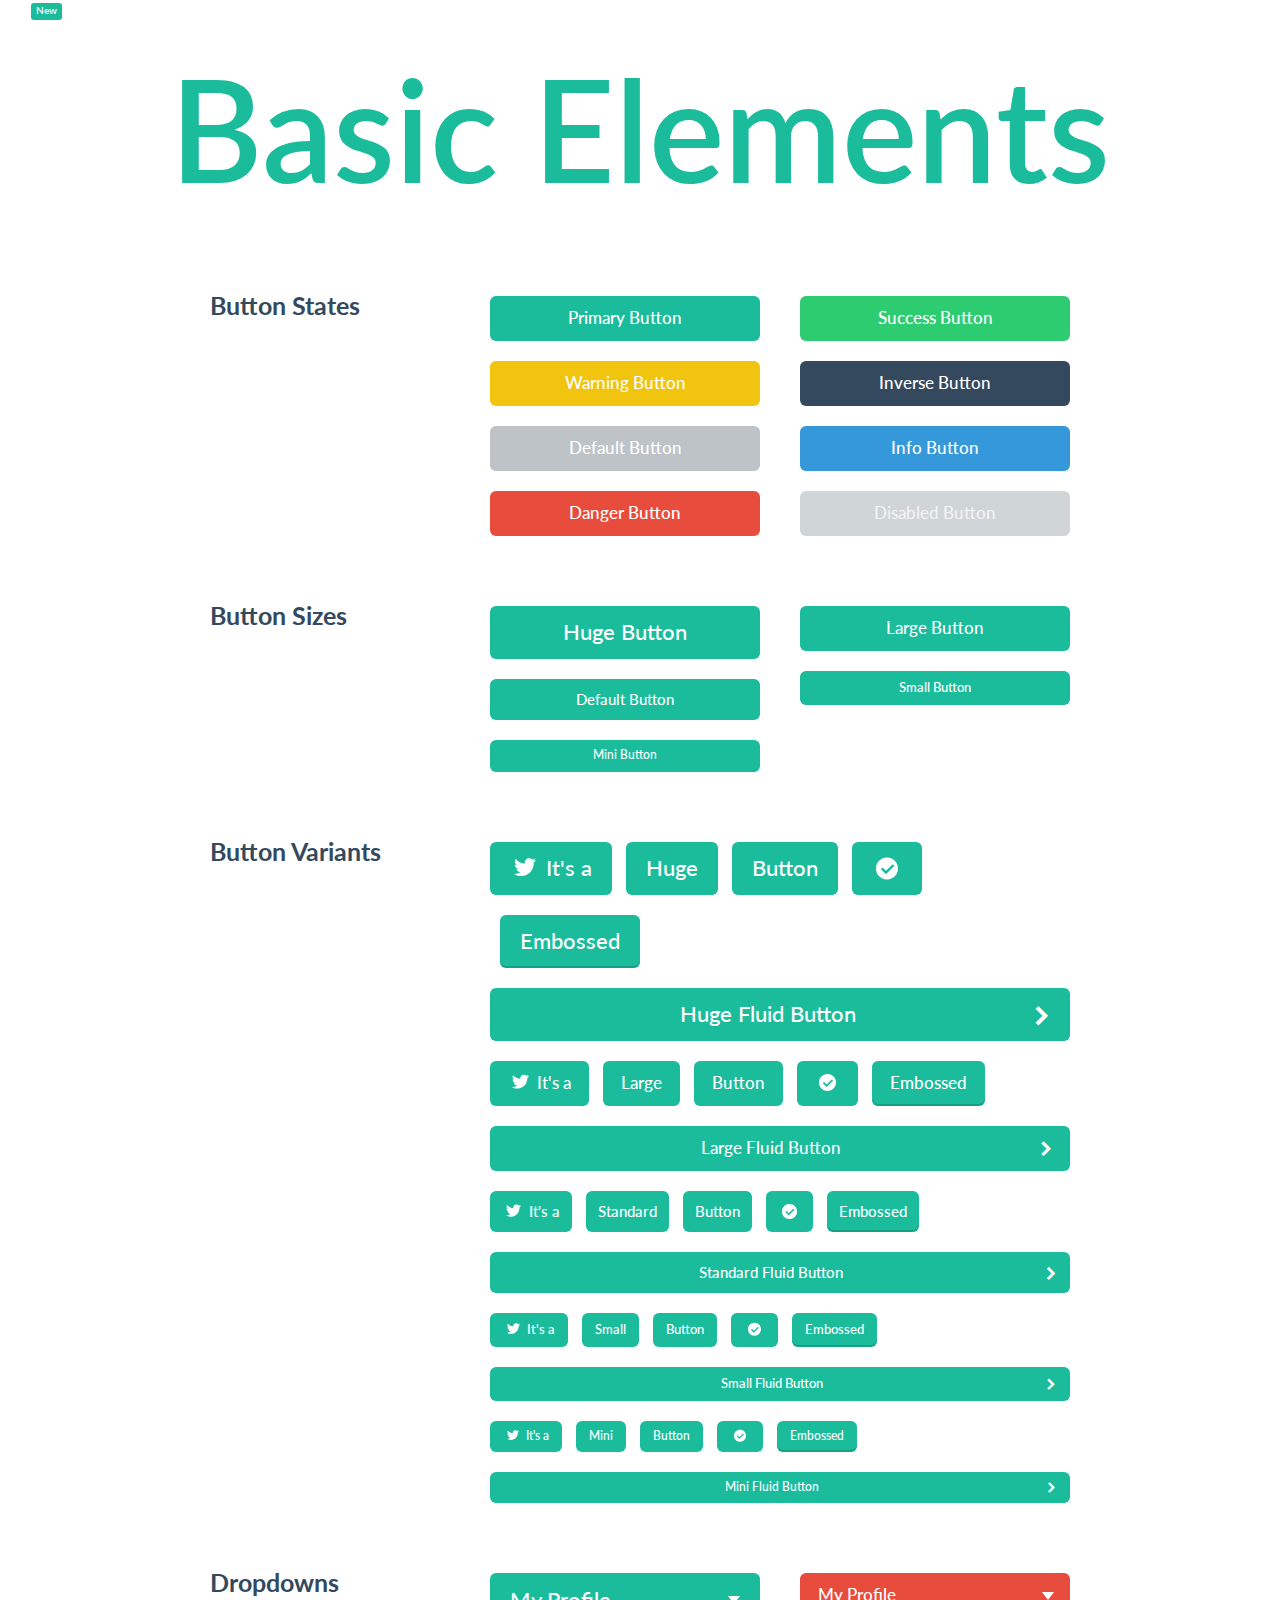
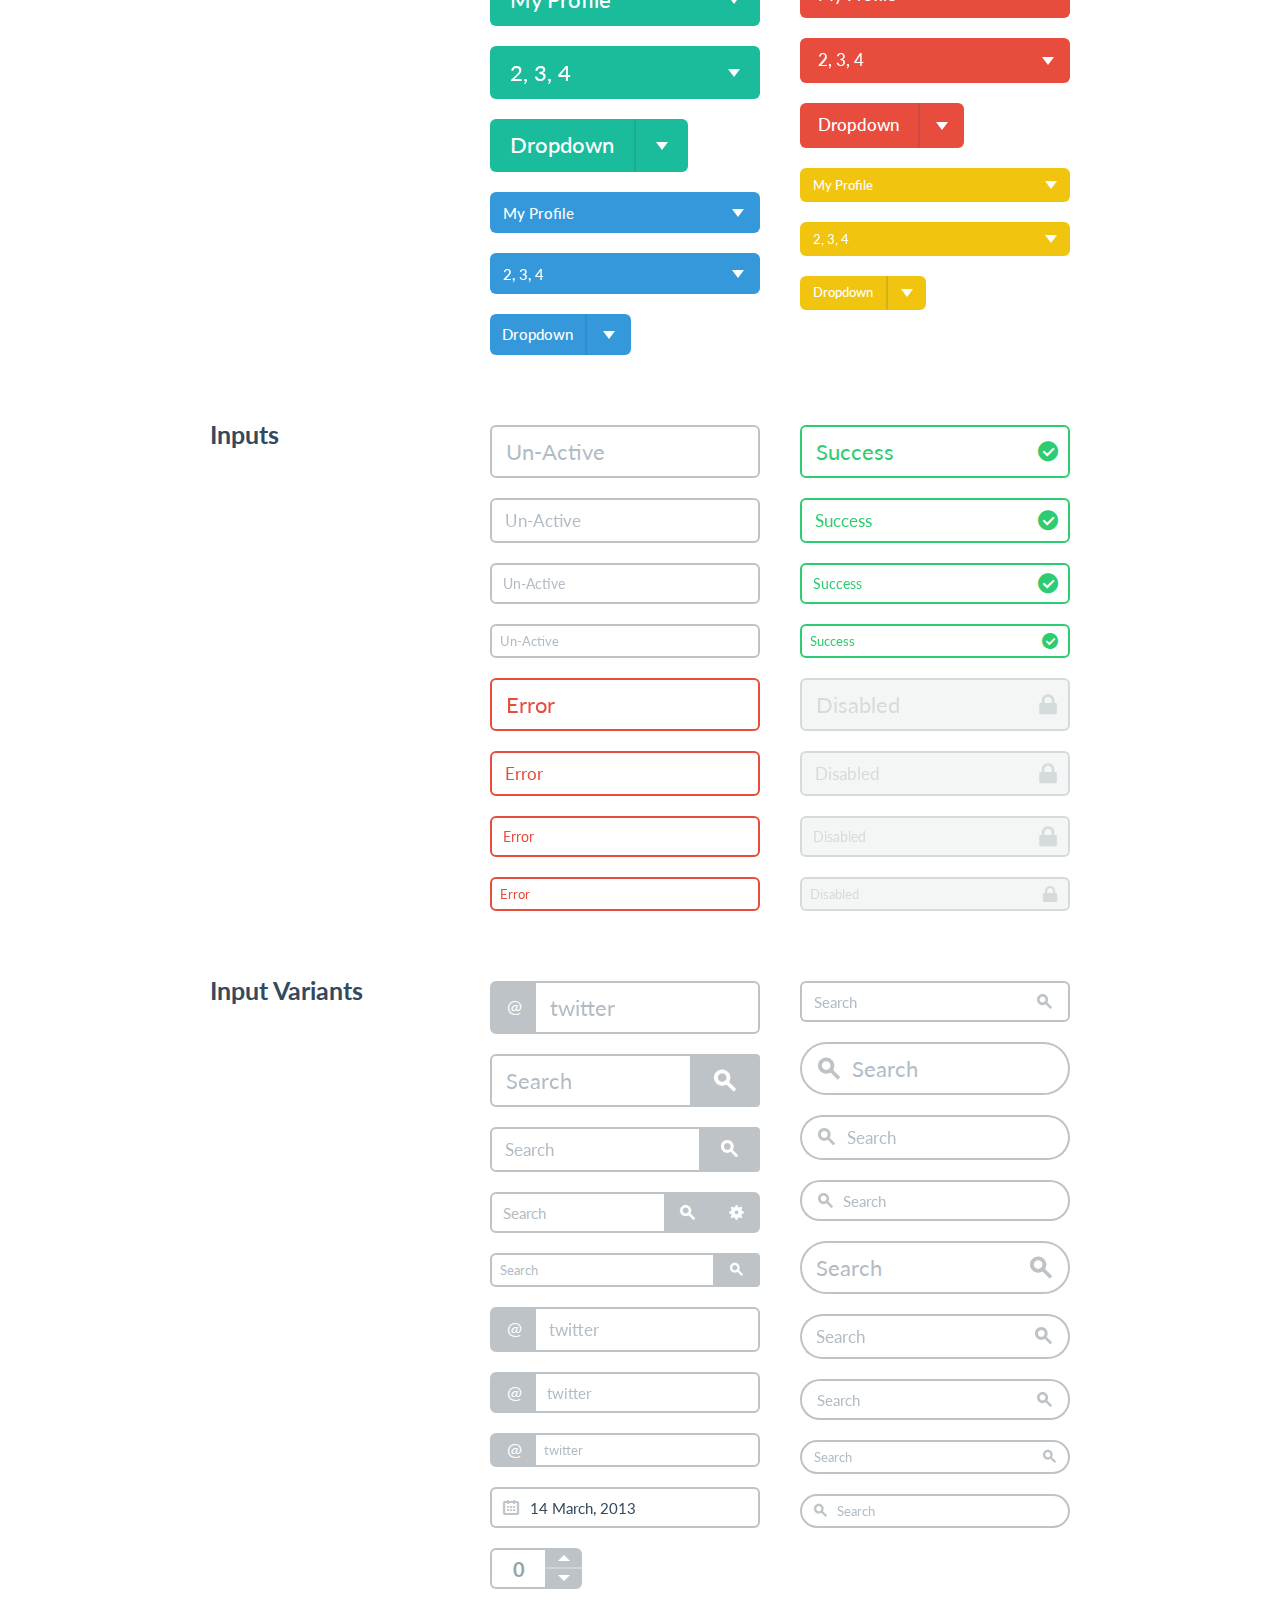
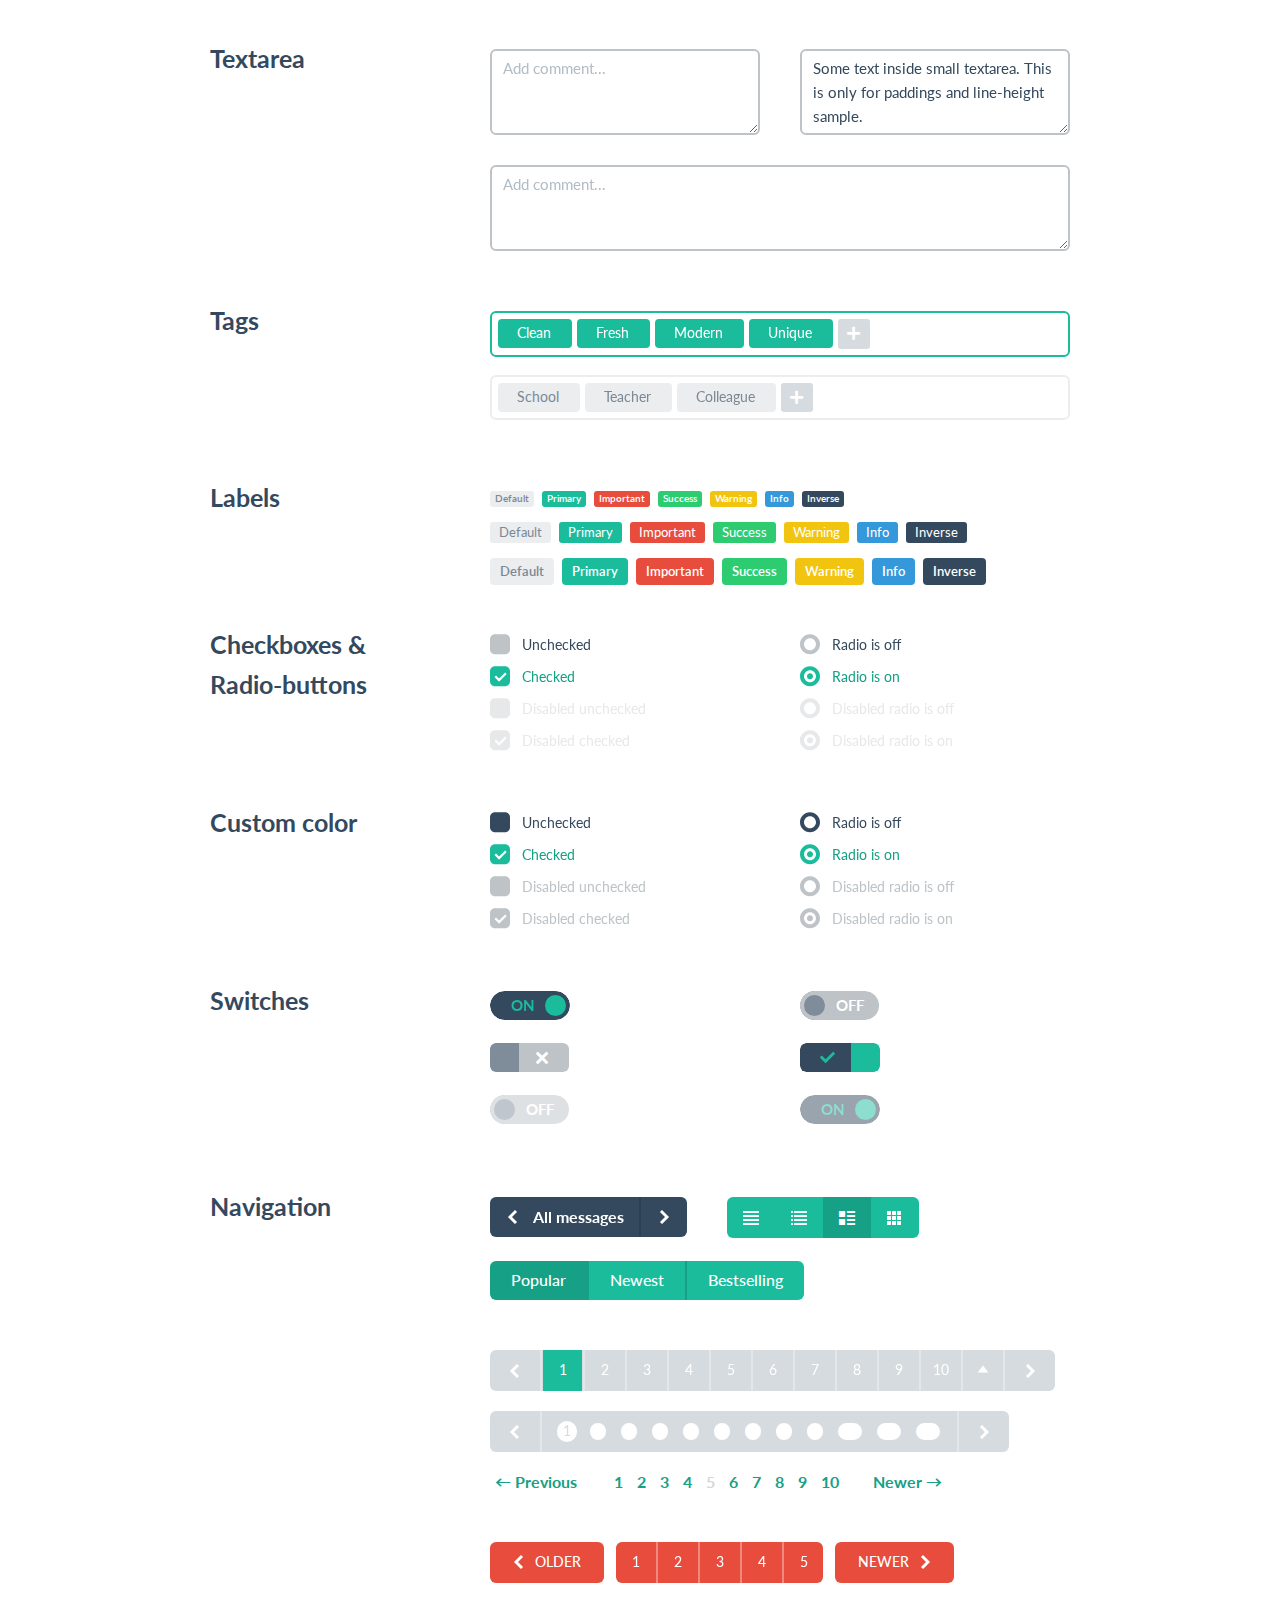
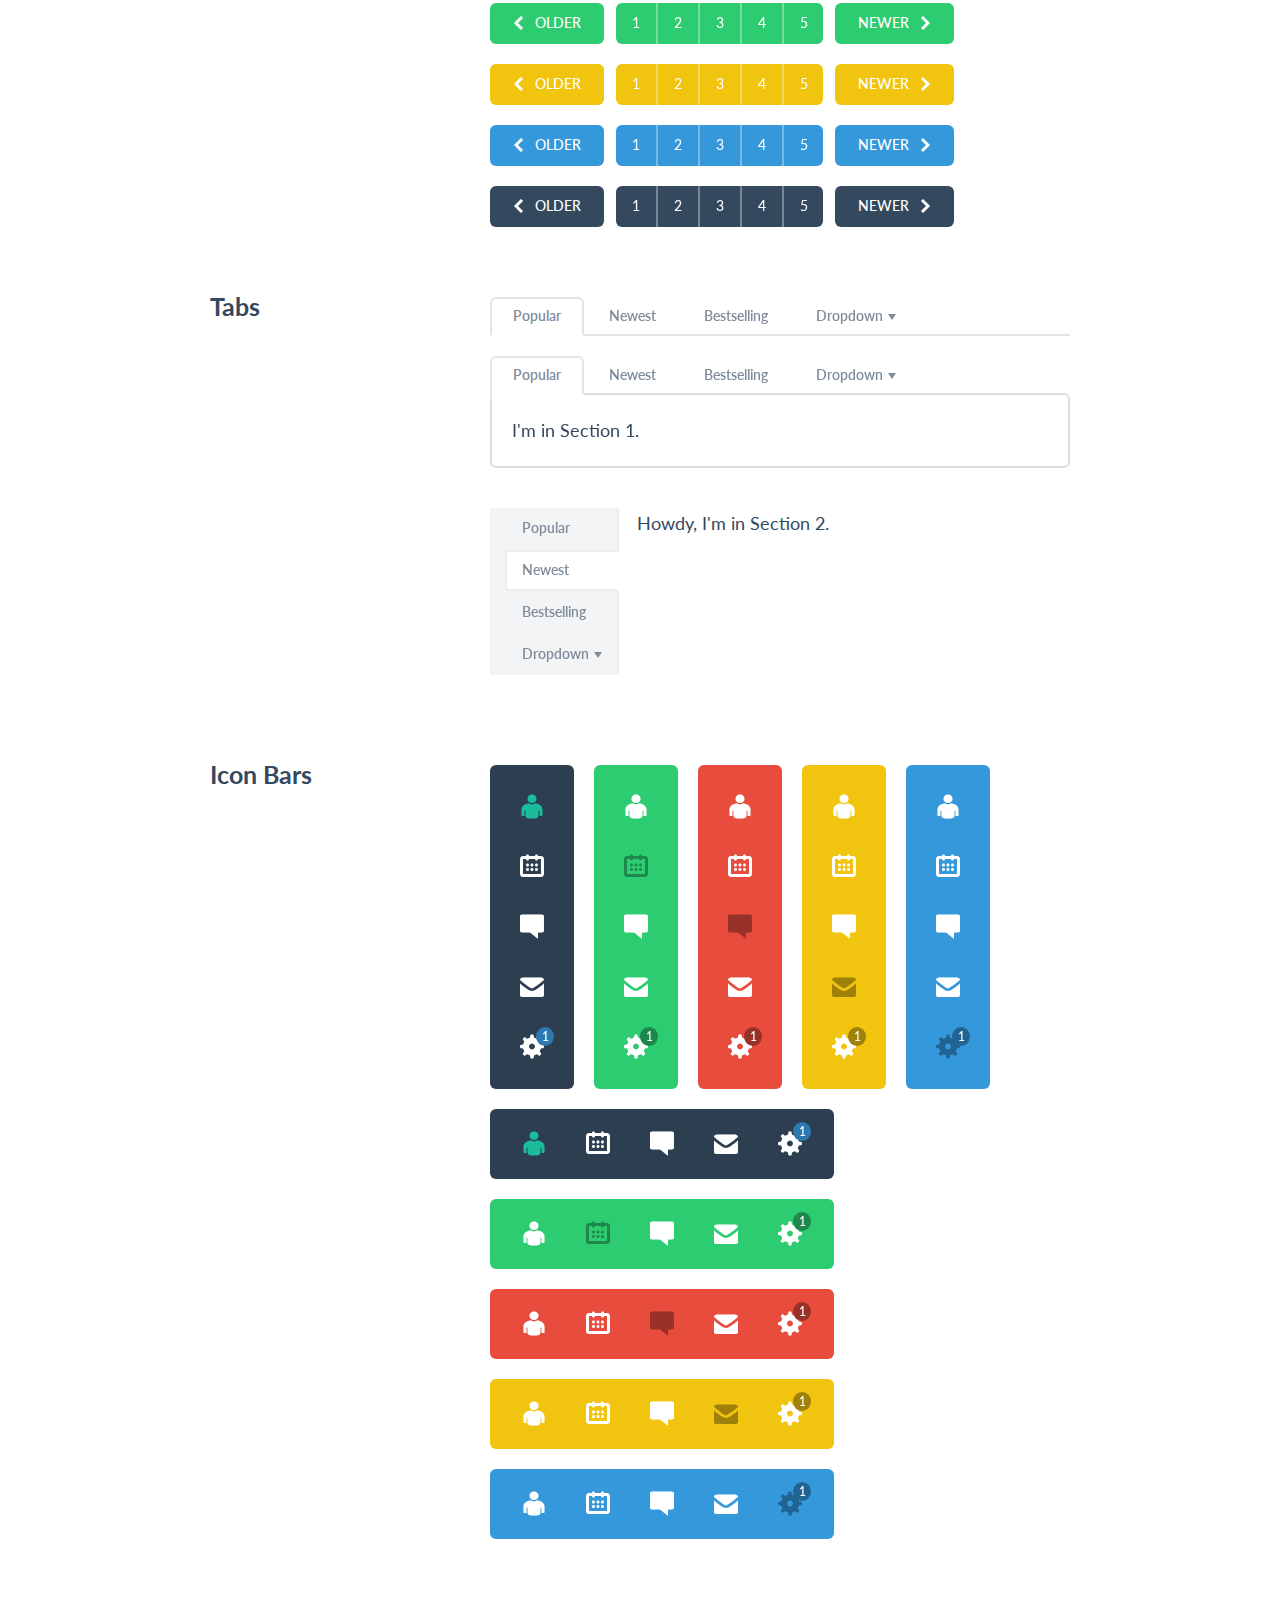
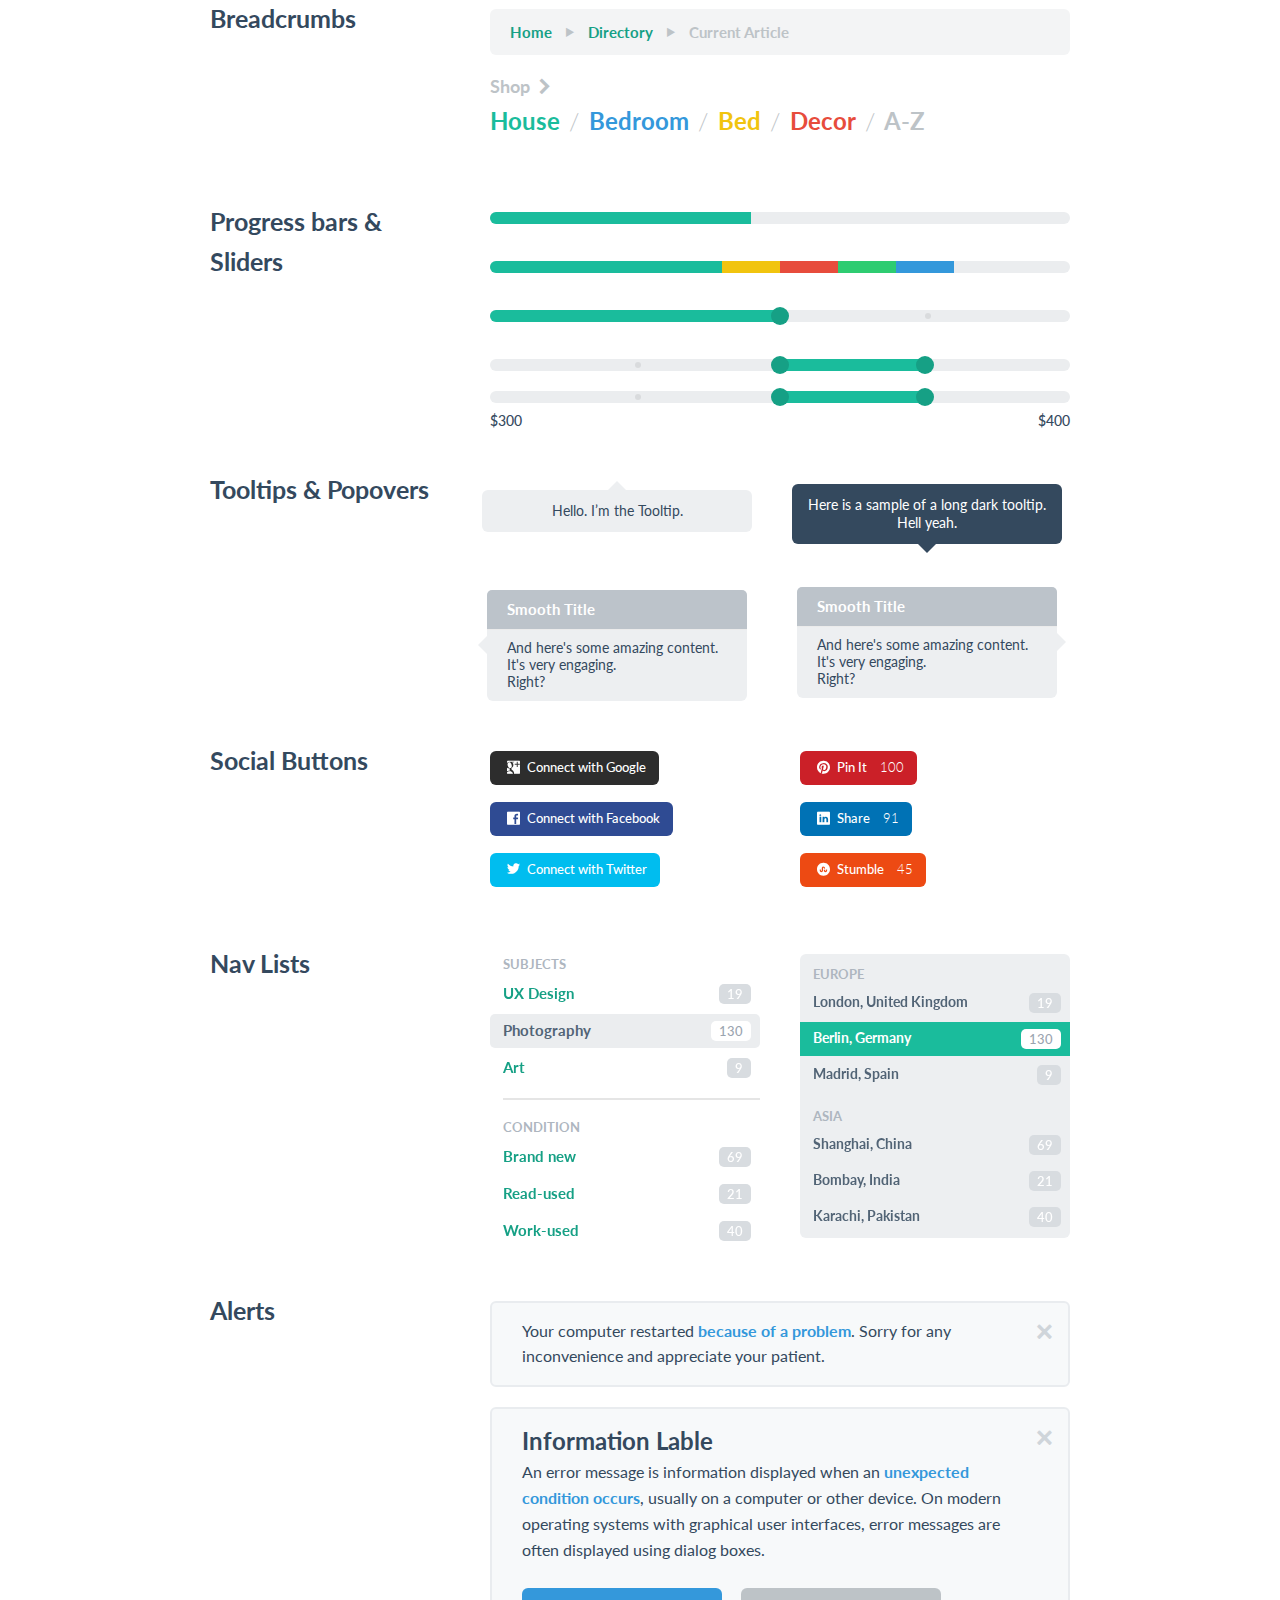
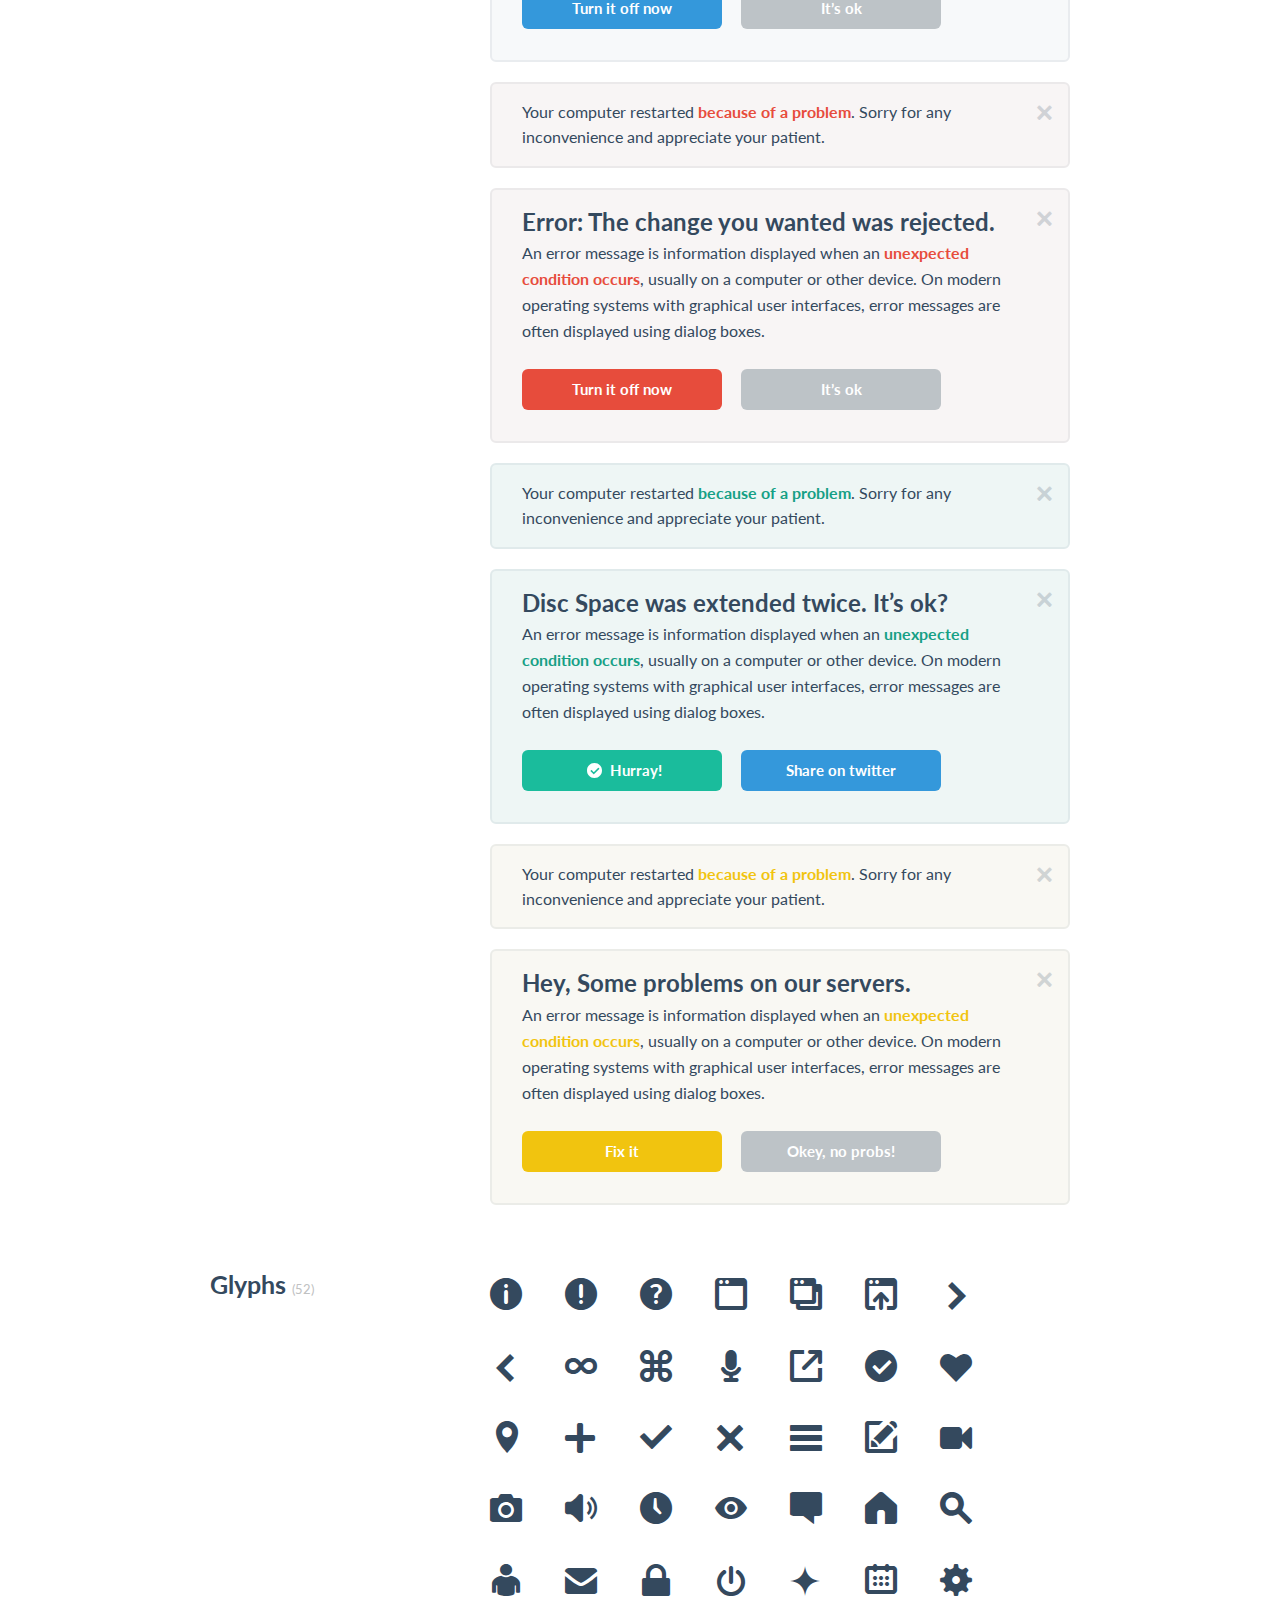
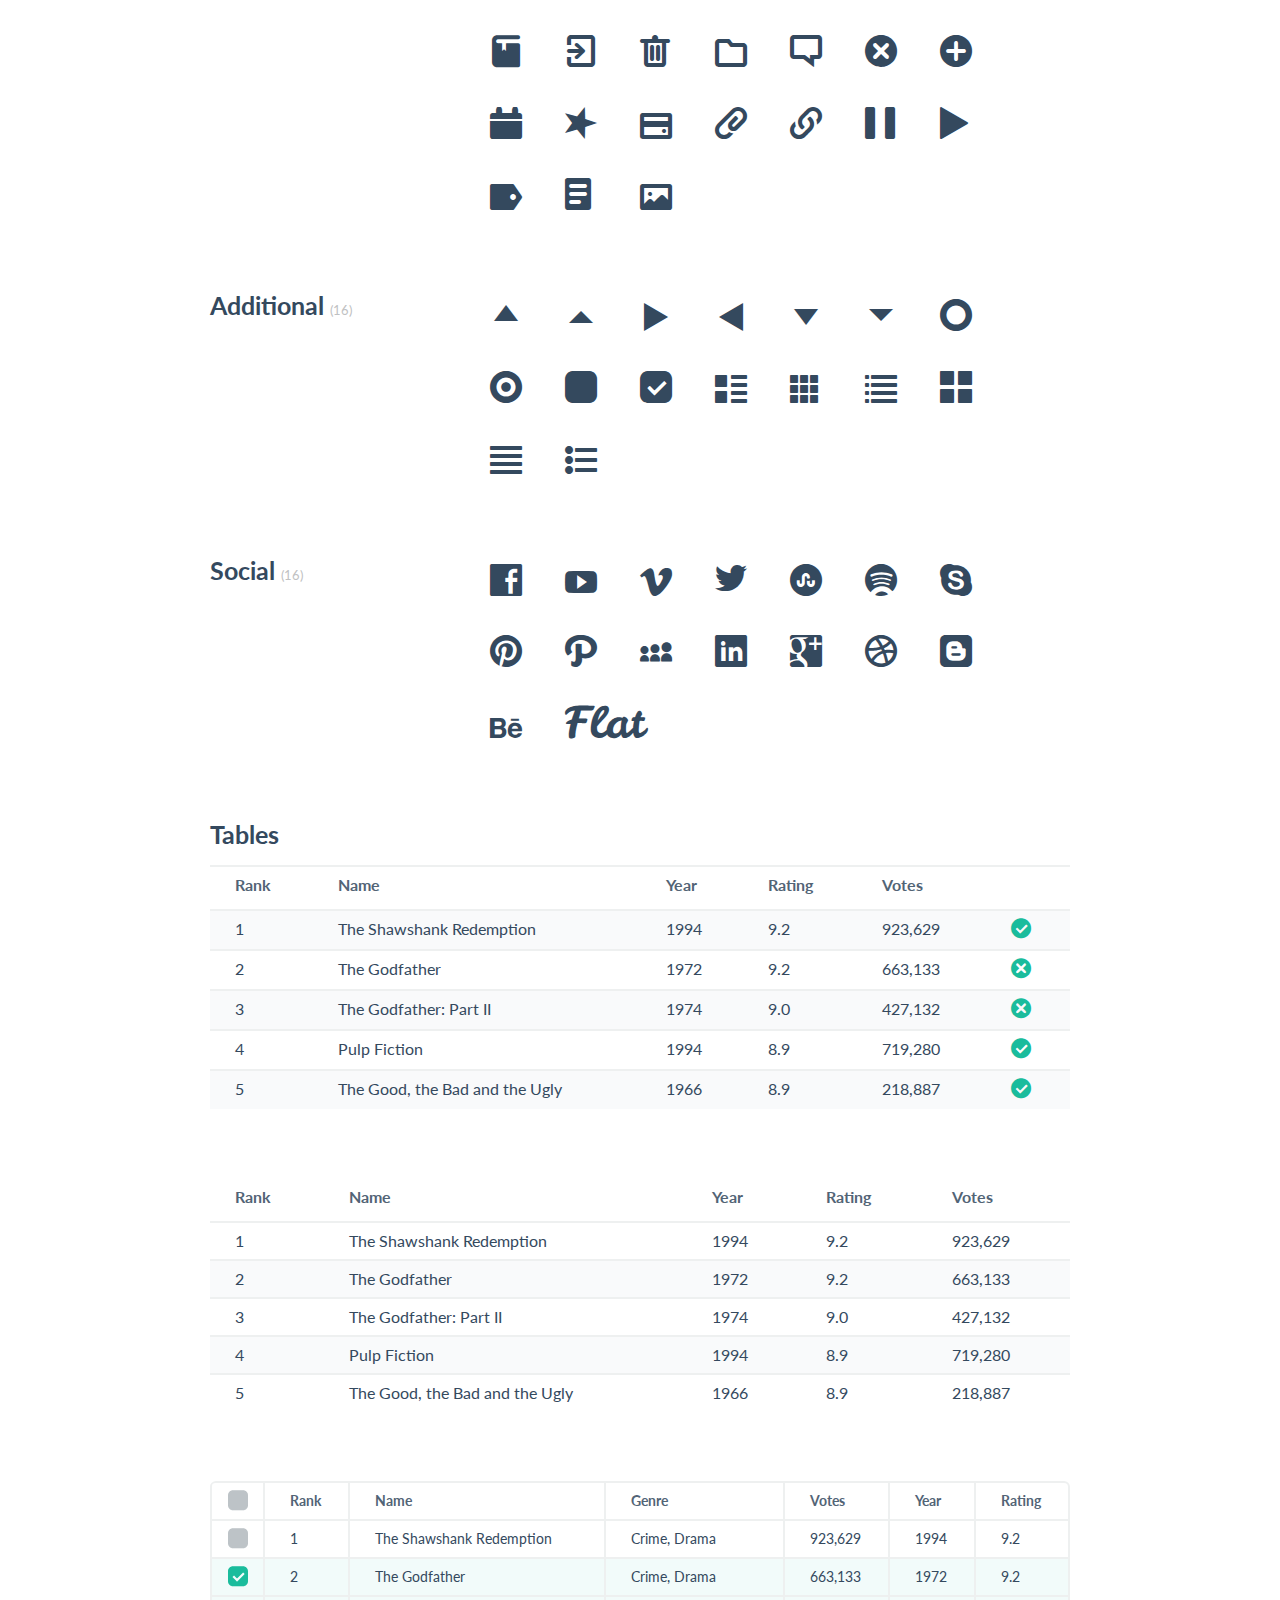
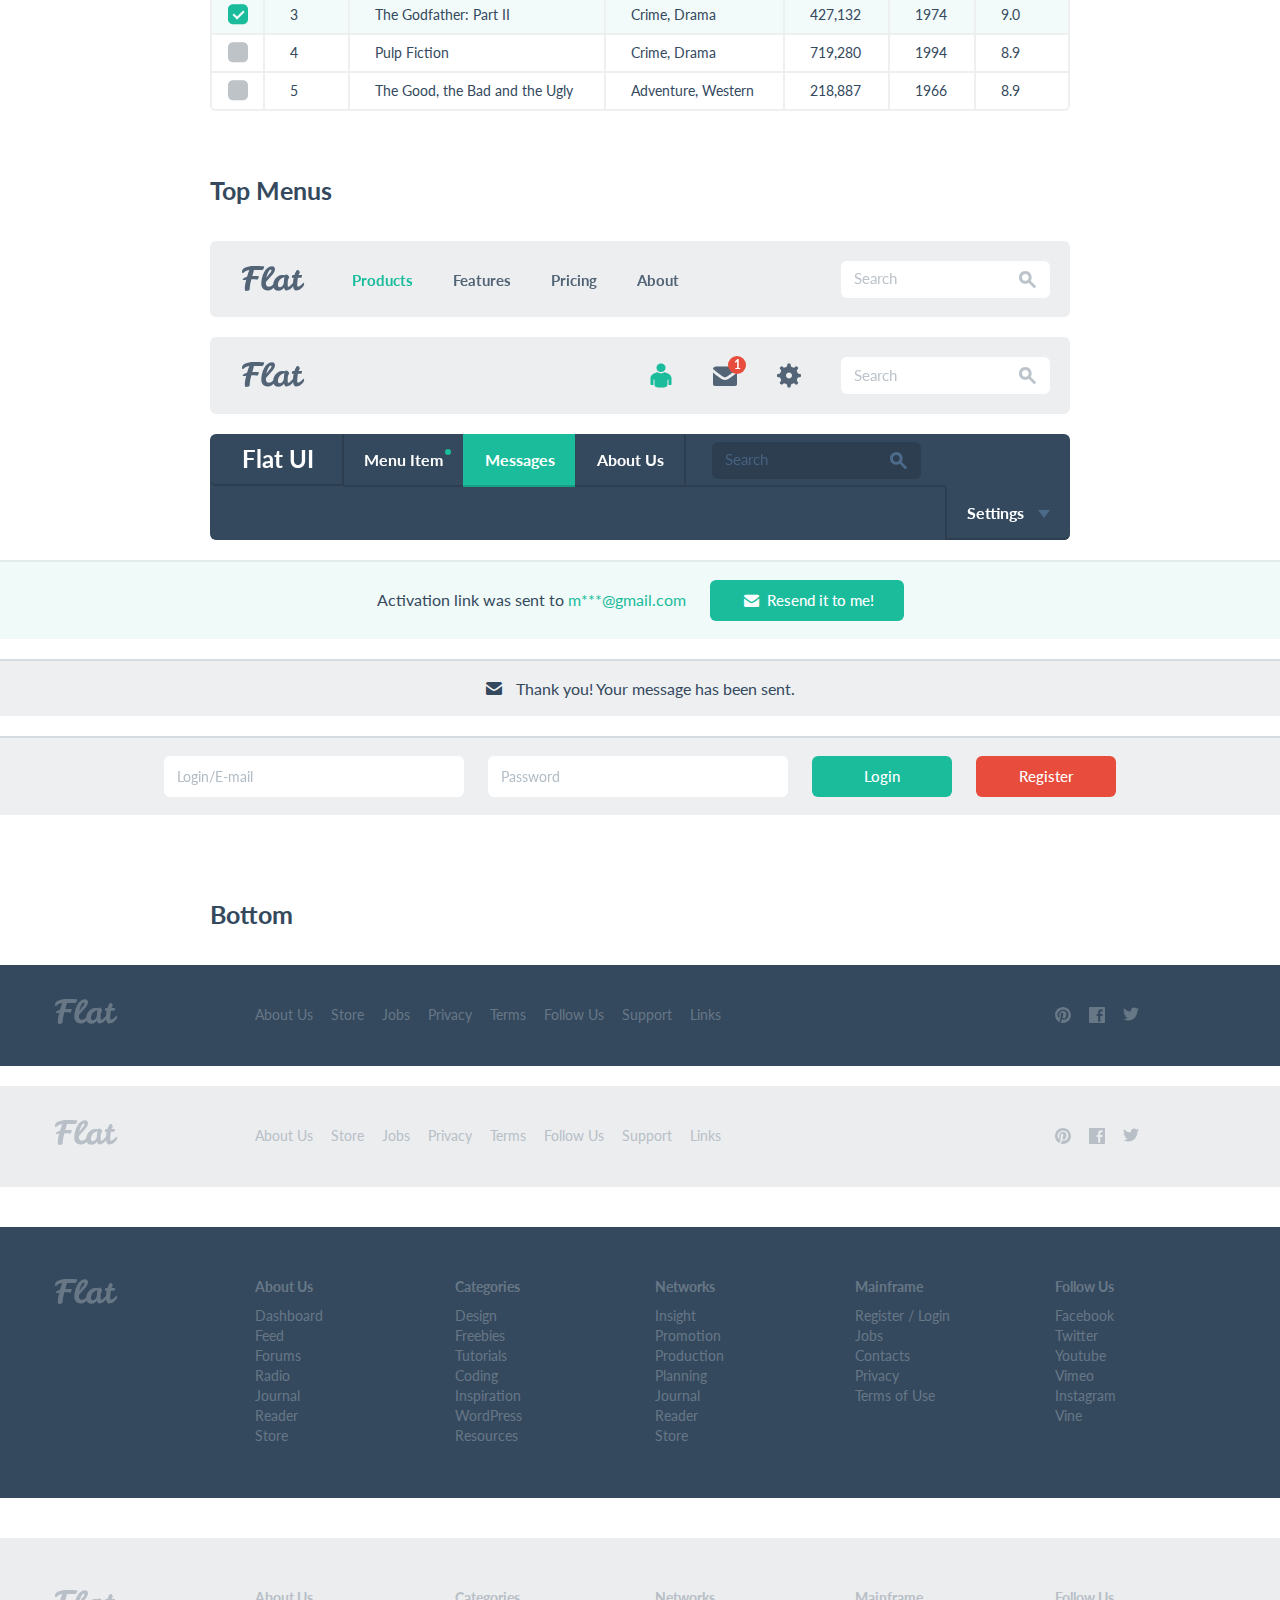
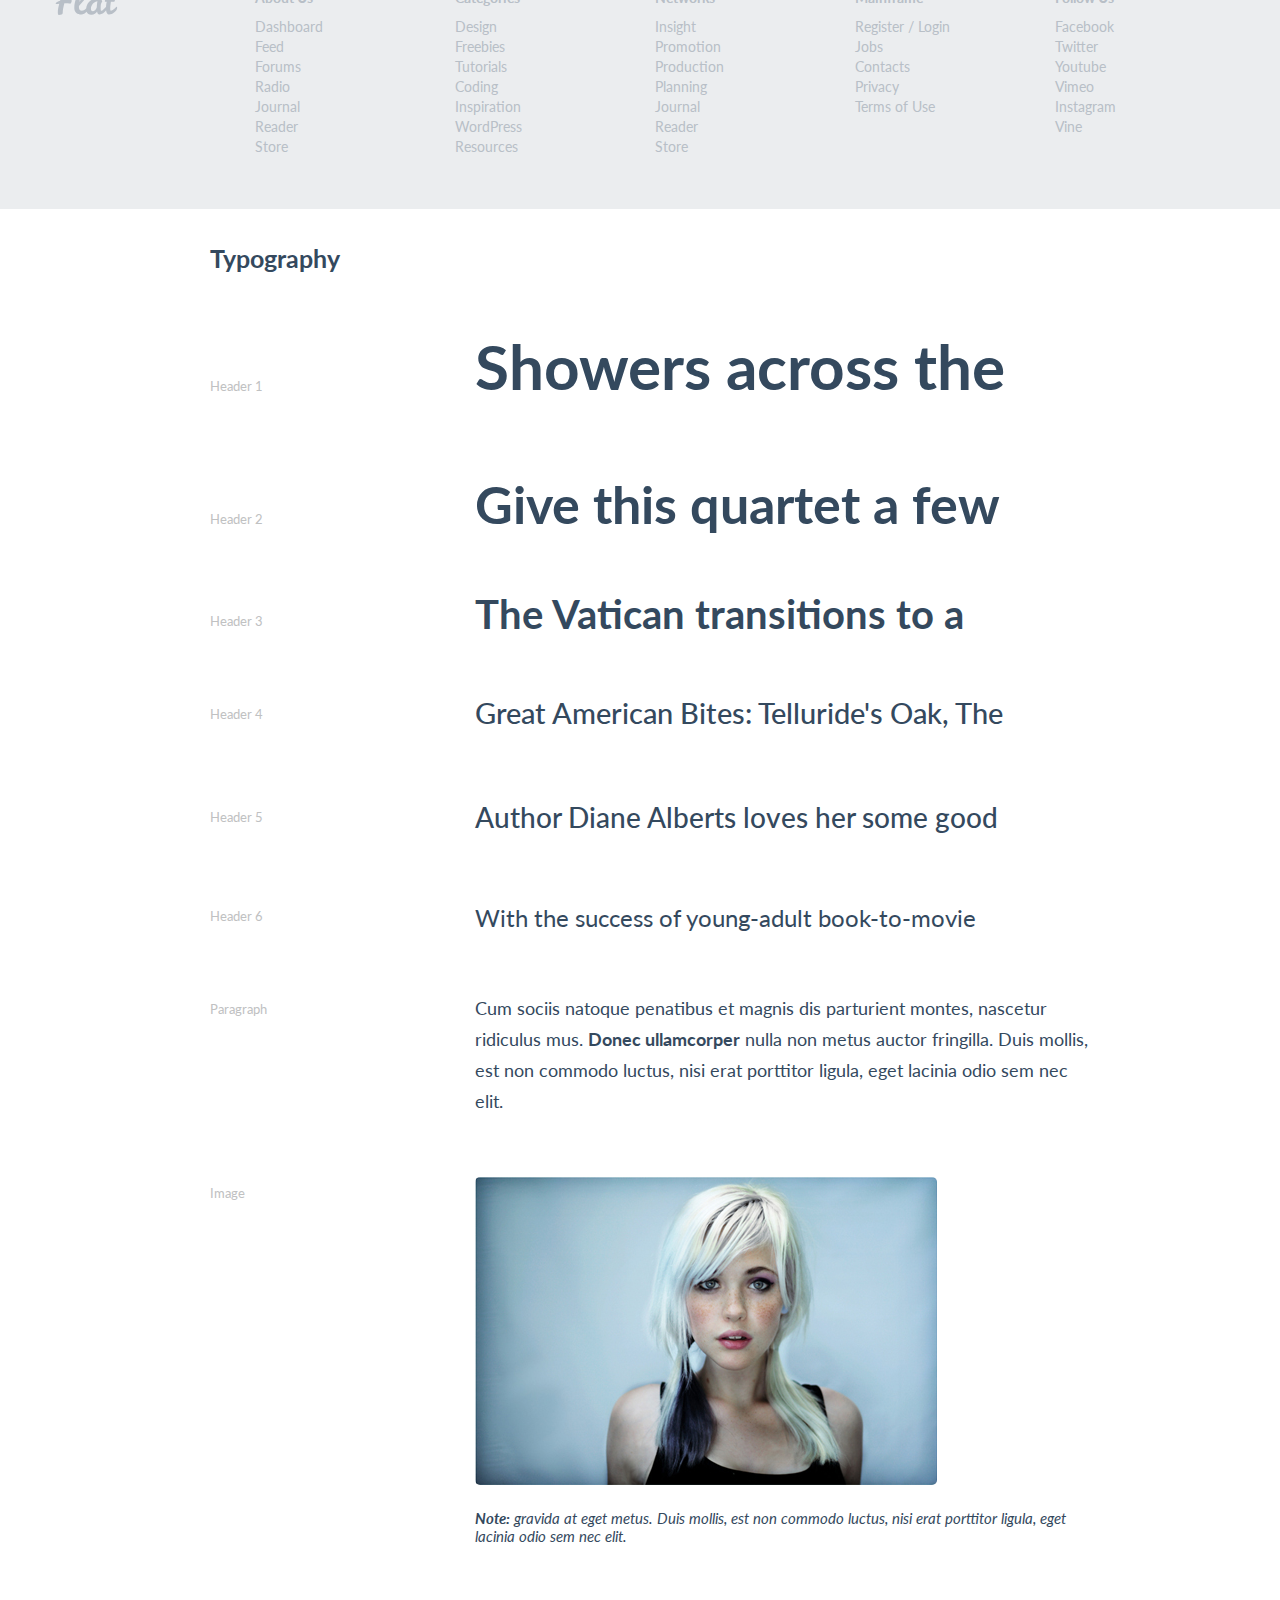
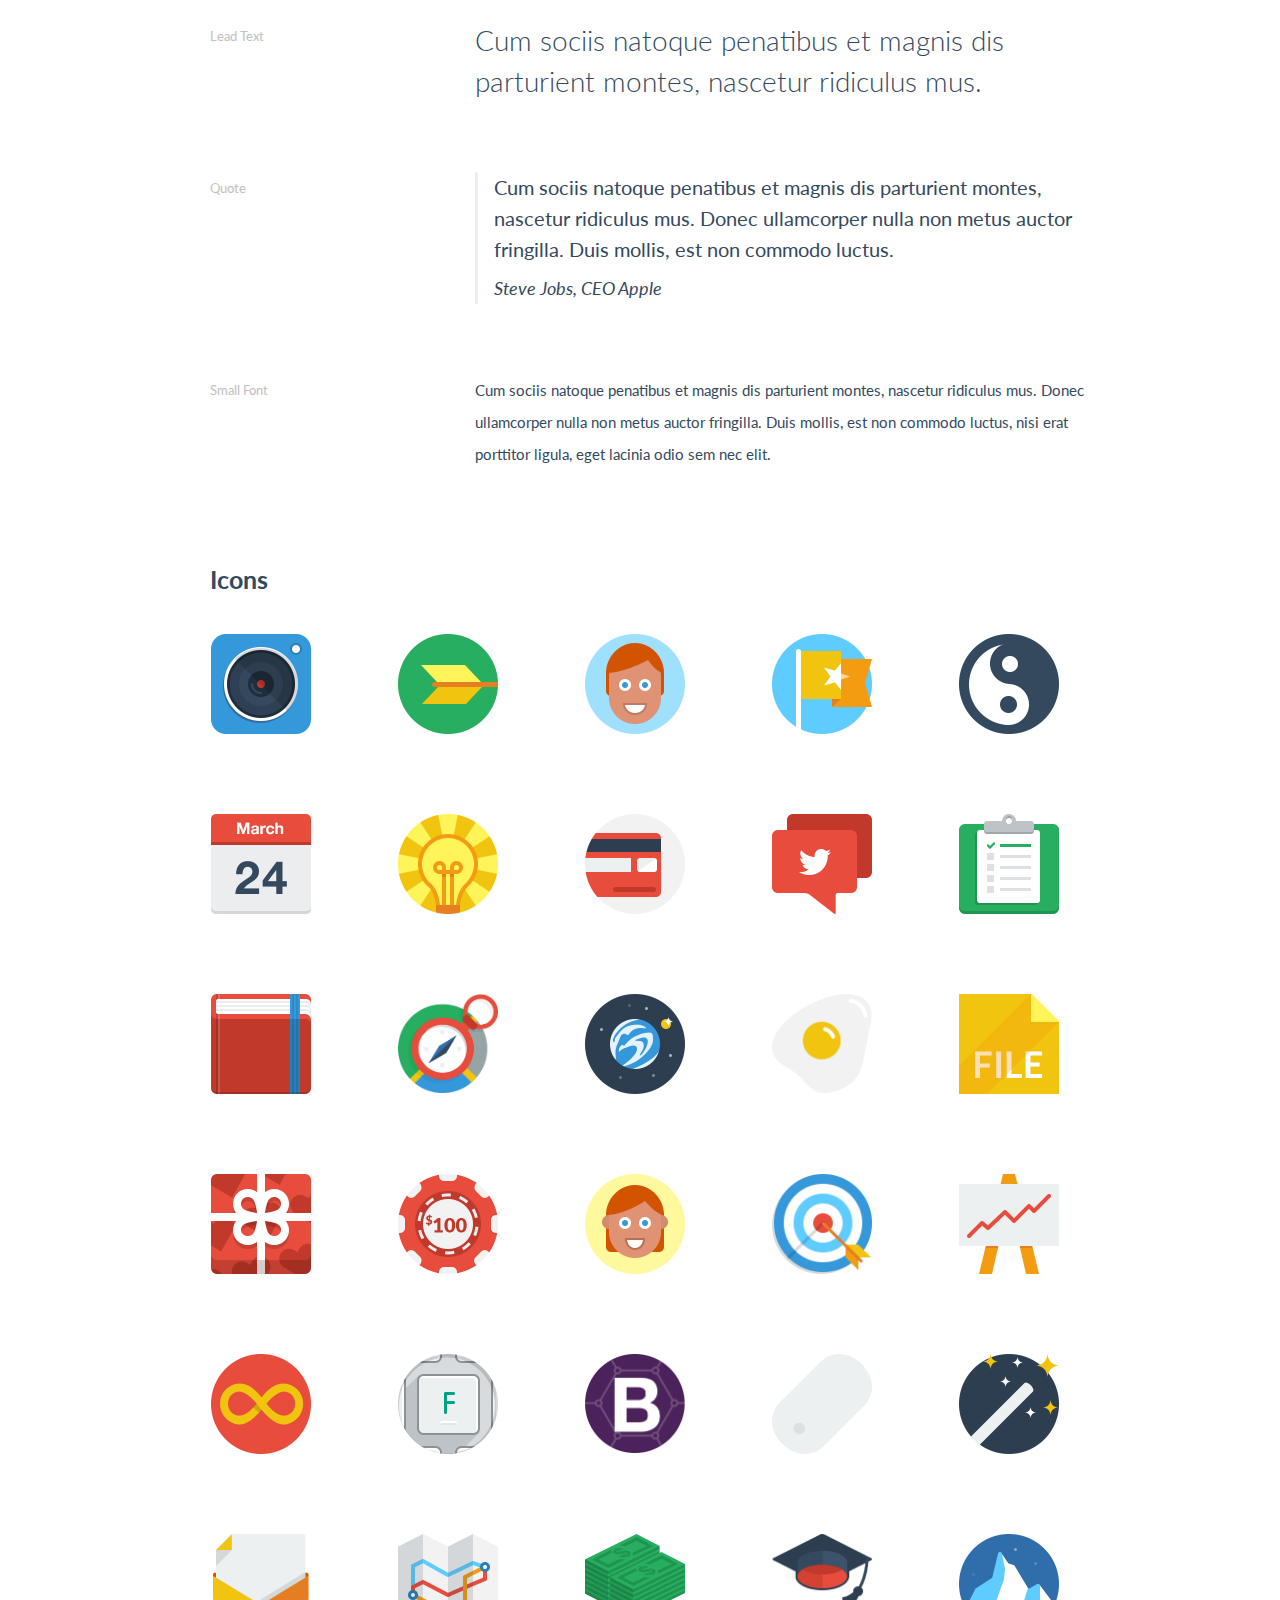
<file: cloud/src/main/resources/resources/lib/flatui/UI/index.html>
<!DOCTYPE html>
<html lang="en">
  <head>
    <meta charset="utf-8">
    <title>Flat UI</title>
    <meta name="viewport" content="width=device-width, initial-scale=1.0">

    <!-- Loading Bootstrap -->
    <link href="bootstrap/css/bootstrap.css" rel="stylesheet">
    <link href="bootstrap/css/bootstrap-responsive.css" rel="stylesheet">

    <!-- Loading Flat UI -->
    <link href="css/flat-ui.css" rel="stylesheet">

    <link rel="shortcut icon" href="images/favicon.ico">

    <!-- HTML5 shim, for IE6-8 support of HTML5 elements. All other JS at the end of file. -->
    <!--[if lt IE 9]>
      <script src="js/html5shiv.js"></script>
    <![endif]-->
  </head>
  <body>
    <h1 class="demo-headline">Basic Elements</h1>
    <div class="container">
      <div class="demo-row demo-buttons">
        <div class="demo-title">
          <h3 class="demo-panel-title">Button States</h3>
        </div>

        <div class="demo-col">
          <a href="#fakelink" class="btn btn-large btn-block btn-primary">Primary Button</a>
          <a href="#fakelink" class="btn btn-large btn-block btn-warning">Warning Button</a>
          <a href="#fakelink" class="btn btn-large btn-block">Default Button</a>
          <a href="#fakelink" class="btn btn-large btn-block btn-danger">Danger Button</a>
        </div>

        <div class="demo-col">
          <a href="#fakelink" class="btn btn-large btn-block btn-success">Success Button</a>
          <a href="#fakelink" class="btn btn-large btn-block btn-inverse">Inverse Button</a>
          <a href="#fakelink" class="btn btn-large btn-block btn-info">Info Button</a>
          <a href="#fakelink" class="btn btn-large btn-block disabled">Disabled Button</a>
        </div>
      </div> <!-- /row -->

      <div class="demo-row demo-buttons">
        <div class="demo-title">
          <h3 class="demo-panel-title">Button Sizes</h3>
        </div>

        <div class="demo-col">
          <a href="#fakelink" class="btn btn-huge btn-block btn-primary">Huge Button</a>
          <a href="#fakelink" class="btn btn-block btn-primary">Default Button</a>
          <a href="#fakelink" class="btn btn-mini btn-block btn-primary">Mini Button</a>
        </div>

        <div class="demo-col">
          <a href="#fakelink" class="btn btn-large btn-block btn-primary">Large Button</a>
          <a href="#fakelink" class="btn btn-small btn-block btn-primary">Small Button</a>
        </div>
      </div> <!-- /row -->

      <div class="demo-row demo-buttons">
        <div class="demo-title">
          <h3 class="demo-panel-title">Button Variants</h3>
        </div>

        <div class="demo-content">
          <a href="#fakelink" class="btn btn-huge btn-primary">
            <i class="fui-twitter"></i>
            It's a
          </a>
          <a href="#fakelink" class="btn btn-huge btn-primary mhm">
            Huge
          </a>
          <a href="#fakelink" class="btn btn-huge btn-primary">
            Button
          </a>
          <a href="#fakelink" class="btn btn-huge btn-primary mlm">
            <i class="fui-check-inverted"></i>
          </a>
          <a href="#fakelink" class="btn btn-huge btn-primary btn-embossed mlm">
            Embossed
          </a>
          <a href="#fakelink" class="btn btn-huge btn-primary btn-block">
            Huge Fluid Button
            <i class="fui-arrow-right pull-right"></i>
          </a>

          <a href="#fakelink" class="btn btn-large btn-primary">
            <i class="fui-twitter"></i>
            It's a
          </a>
          <a href="#fakelink" class="btn btn-large btn-primary mhm">Large</a>
          <a href="#fakelink" class="btn btn-large btn-primary">
            Button
          </a>
          <a href="#fakelink" class="btn btn-large btn-primary mlm">
            <i class="fui-check-inverted"></i>
          </a>
          <a href="#fakelink" class="btn btn-large btn-primary btn-embossed mlm">
            Embossed
          </a>
          <a href="#fakelink" class="btn btn-large btn-primary btn-block">
            Large Fluid Button
            <i class="fui-arrow-right pull-right"></i>
          </a>
          <a href="#fakelink" class="btn btn-primary">
            <i class="fui-twitter"></i>
            It's a
          </a>
          <a href="#fakelink" class="btn btn-primary mhm">
            Standard
          </a>
          <a href="#fakelink" class="btn btn-primary">
            Button
          </a>
          <a href="#fakelink" class="btn btn-primary mlm">
            <i class="fui-check-inverted"></i>
          </a>
          <a href="#fakelink" class="btn btn-primary btn-embossed mlm">
            Embossed
          </a>
          <a href="#fakelink" class="btn btn-primary btn-block">
            Standard Fluid Button
            <i class="fui-arrow-right pull-right"></i>
          </a>

          <a href="#fakelink" class="btn btn-small btn-primary">
            <i class="fui-twitter"></i>
            It's a
          </a>
          <a href="#fakelink" class="btn btn-small btn-primary mhm">Small</a>
          <a href="#fakelink" class="btn btn-small btn-primary">
            Button
          </a>
          <a href="#fakelink" class="btn btn-small btn-primary mlm">
            <i class="fui-check-inverted"></i>
          </a>
          <a href="#fakelink" class="btn btn-small btn-primary btn-embossed mlm">
            Embossed
          </a>
          <a href="#fakelink" class="btn btn-small btn-primary btn-block">
            Small Fluid Button
            <i class="fui-arrow-right pull-right"></i>
          </a>

          <a href="#fakelink" class="btn btn-mini btn-primary">
            <i class="fui-twitter"></i>
            It's a
          </a>
          <a href="#fakelink" class="btn btn-mini btn-primary mhm">Mini</a>
          <a href="#fakelink" class="btn btn-mini btn-primary">
            Button
          </a>
          <a href="#fakelink" class="btn btn-mini btn-primary mlm">
            <i class="fui-check-inverted"></i>
          </a>
          <a href="#fakelink" class="btn btn-mini btn-primary btn-embossed mlm">
            Embossed
          </a>
          <a href="#fakelink" class="btn btn-mini btn-primary btn-block">
            Mini Fluid Button
            <i class="fui-arrow-right pull-right"></i>
          </a>
        </div>
      </div> <!-- /row -->

      <div class="demo-row">
        <div class="demo-title">
          <h3 class="demo-panel-title">Dropdowns</h3>
        </div>

        <div class="demo-col">
          <select name="huge" class="select-block mbl">
            <optgroup label="Profile">
              <option value="0">My Profile</option>
              <option value="1">My Friends</option>
            </optgroup>
            <optgroup label="System">
              <option value="2">Messages</option>
              <option value="3">My Settings</option>
              <option value="4" class="highlighted fui-lock">Logout</option>
            </optgroup>
          </select>

          <select multiple="multiple" name="huge" class="select-block mbl">
            <option value="0">1</option>
            <option value="1" selected>2</option>
            <option value="2" selected>3</option>
            <option value="3" selected>4</option>
            <option value="4">5</option>
          </select>

          <div class="mbl">
            <div class="btn-group">
              <i class="dropdown-arrow dropdown-arrow-inverse"></i>
              <button class="btn btn-primary btn-huge">Dropdown</button>
              <button class="btn btn-primary btn-huge dropdown-toggle" data-toggle="dropdown">
                <span class="caret"></span>
              </button>
              <ul class="dropdown-menu dropdown-inverse">
                <li><a href="#fakelink">Sub Menu Element</a></li>
                <li><a href="#fakelink">Sub Menu Element</a></li>
                <li><a href="#fakelink">Sub Menu Element</a></li>
              </ul>
            </div>
          </div>

          <select name="info" class="select-block mbl">
            <optgroup label="Profile">
              <option value="0">My Profile</option>
              <option value="1">My Friends</option>
            </optgroup>
            <optgroup label="System">
              <option value="2">Messages</option>
              <option value="3">My Settings</option>
              <option value="4" class="highlighted fui-lock">Logout</option>
            </optgroup>
          </select>

          <div class="mbl">
            <select multiple="multiple" name="info" class="select-block">
              <option value="0">1</option>
              <option value="1" selected>2</option>
              <option value="2" selected>3</option>
              <option value="3" selected>4</option>
              <option value="4">5</option>
            </select>
          </div>

          <div class="mbl">
            <div class="btn-group">
              <i class="dropdown-arrow dropdown-arrow-inverse"></i>
              <button class="btn btn-info">Dropdown</button>
              <button class="btn btn-info dropdown-toggle" data-toggle="dropdown">
                <span class="caret"></span>
              </button>
              <ul class="dropdown-menu dropdown-inverse">
                <li><a href="#fakelink">Sub Menu Element</a></li>
                <li><a href="#fakelink">Sub Menu Element</a></li>
                <li><a href="#fakelink">Sub Menu Element</a></li>
              </ul>
            </div>
          </div>
        </div>

        <div class="demo-col">
          <select name="large" class="select-block mbl">
            <optgroup label="Profile">
              <option value="0">My Profile</option>
              <option value="1">My Friends</option>
            </optgroup>
            <optgroup label="System">
              <option value="2">Messages</option>
              <option value="3">My Settings</option>
              <option value="4" class="highlighted fui-lock">Logout</option>
            </optgroup>
          </select>

          <div class="mbl">
            <select multiple="multiple" name="large" class="select-block">
              <option value="0">1</option>
              <option value="1" selected>2</option>
              <option value="2" selected>3</option>
              <option value="3" selected>4</option>
              <option value="4">5</option>
            </select>
          </div>

          <div class="mbl">
            <div class="btn-group">
              <i class="dropdown-arrow dropdown-arrow-inverse"></i>
              <button class="btn btn-danger btn-large">Dropdown</button>
              <button class="btn btn-danger btn-large dropdown-toggle" data-toggle="dropdown">
                <span class="caret"></span>
              </button>
              <ul class="dropdown-menu dropdown-inverse">
                <li><a href="#fakelink">Sub Menu Element</a></li>
                <li><a href="#fakelink">Sub Menu Element</a></li>
                <li><a href="#fakelink">Sub Menu Element</a></li>
              </ul>
            </div>
          </div>

          <select name="small" class="select-block mbl">
            <optgroup label="Profile">
              <option value="0">My Profile</option>
              <option value="1">My Friends</option>
            </optgroup>
            <optgroup label="System">
              <option value="2">Messages</option>
              <option value="3">My Settings</option>
              <option value="4" class="highlighted fui-lock">Logout</option>
            </optgroup>
          </select>

          <div class="mbl">
            <select multiple="multiple" name="small" class="select-block">
              <option value="0">1</option>
              <option value="1" selected>2</option>
              <option value="2" selected>3</option>
              <option value="3" selected>4</option>
              <option value="4">5</option>
            </select>
          </div>

          <div class="mbl">
            <div class="btn-group">
              <i class="dropdown-arrow dropdown-arrow-inverse"></i>
              <button class="btn btn-warning btn-small">Dropdown</button>
              <button class="btn btn-warning btn-small dropdown-toggle" data-toggle="dropdown">
                <span class="caret"></span>
              </button>
              <ul class="dropdown-menu dropdown-inverse">
                <li><a href="#fakelink">Sub Menu Element</a></li>
                <li><a href="#fakelink">Sub Menu Element</a></li>
                <li><a href="#fakelink">Sub Menu Element</a></li>
              </ul>
            </div>
          </div>
        </div>
      </div> <!-- /row -->

      <div class="demo-row demo-inputs">
        <div class="demo-title">
          <h3 class="demo-panel-title">Inputs</h3>
        </div>
        <div class="demo-col">
          <div class="control-group huge">
            <input type="text" value="" placeholder="Un-Active" class="span3">
          </div>
          <div class="control-group large">
            <input type="text" value="" placeholder="Un-Active" class="span3">
          </div>
          <div class="control-group">
            <input type="text" value="" placeholder="Un-Active" class="span3">
          </div>
          <div class="control-group small">
            <input type="text" value="" placeholder="Un-Active" class="span3">
          </div>
          <div class="control-group error huge">
            <input type="text" value="Error" class="span3">
          </div>
          <div class="control-group error large">
            <input type="text" value="Error" class="span3">
          </div>
          <div class="control-group error">
            <input type="text" value="Error" class="span3">
          </div>
          <div class="control-group error small">
            <input type="text" value="Error" class="span3">
          </div>
        </div>

        <div class="demo-col">
          <div class="control-group success huge">
            <input type="text" value="Success" class="span3">
            <i class="input-icon fui-check-inverted"></i>
          </div>
          <div class="control-group success large">
            <input type="text" value="Success" class="span3">
            <i class="input-icon fui-check-inverted"></i>
          </div>
          <div class="control-group success">
            <input type="text" value="Success" class="span3">
            <i class="input-icon fui-check-inverted"></i>
          </div>
          <div class="control-group success small">
            <input type="text" value="Success" class="span3">
            <i class="input-icon fui-check-inverted"></i>
          </div>
          <div class="control-group huge disabled">
            <input type="text" value="Disabled" disabled="disabled" class="span3">
            <i class="input-icon fui-lock"></i>
          </div>
          <div class="control-group large disabled">
            <input type="text" value="Disabled" disabled="disabled" class="span3">
            <i class="input-icon fui-lock"></i>
          </div>
          <div class="control-group disabled">
            <input type="text" value="Disabled" disabled="disabled" class="span3">
            <i class="input-icon fui-lock"></i>
          </div>
          <div class="control-group small disabled">
            <input type="text" value="Disabled" disabled="disabled" class="span3">
            <i class="input-icon fui-lock"></i>
          </div>
        </div>
      </div><!-- /row -->

      <div class="demo-row">
        <div class="demo-title">
          <h3 class="demo-panel-title">Input Variants</h3>
        </div>
        <div class="demo-col">
          <div class="control-group huge">
            <div class="input-prepend">
              <span class="add-on">@</span>
              <input class="span2" id="prependedInput-01" type="text" placeholder="twitter">
            </div>
          </div>
          <div class="control-group huge">
            <div class="input-append">
              <input class="span2" id="appendedInputButton-01" type="text" placeholder="Search">
              <button class="btn btn-huge" type="button"><span class="fui-search"></span></button>
            </div>
          </div>
          <div class="control-group large">
            <div class="input-append">
              <input class="span2" id="appendedInputButton-02" type="text" placeholder="Search">
              <button class="btn btn-large" type="button"><span class="fui-search"></span></button>
            </div>
          </div>
          <div class="control-group">
            <div class="input-append">
              <input class="span2" id="appendedInputButton-03" type="text" placeholder="Search">
              <div class="btn-group">
                <button class="btn" type="button"><span class="fui-search"></span></button>
                <button class="btn" type="button"><span class="fui-gear"></span></button>
              </div>
            </div>
          </div>
          <div class="control-group small">
            <div class="input-append">
              <input class="span2" id="appendedInputButton-04" type="text" placeholder="Search">
              <button class="btn btn-small" type="button"><span class="fui-search"></span></button>
            </div>
          </div>
          <div class="control-group large">
            <div class="input-prepend">
              <span class="add-on">@</span>
              <input class="span2" id="prependedInput-02" type="text" placeholder="twitter">
            </div>
          </div>
          <div class="control-group">
            <div class="input-prepend">
              <span class="add-on">@</span>
              <input class="span2" id="prependedInput-03" type="text" placeholder="twitter">
            </div>
          </div>
          <div class="control-group small">
            <div class="input-prepend">
              <span class="add-on">@</span>
              <input class="span2" id="prependedInput-04" type="text" placeholder="twitter">
            </div>
          </div>
          <div class="control-group">
            <div class="input-prepend input-datepicker">
              <button type="button" class="btn"><span class="fui-calendar"></span></button>
              <input type="text" class="span2" value="14 March, 2013" id="datepicker-01">
            </div>
          </div>
          <div class="control-group">
            <input type="text" id="spinner-01" placeholder="" value="0" class="spinner">
          </div>
        </div>

        <div class="demo-col">
          <form class="form-search">
            <div class="input-append">
              <input type="text" class="span2 search-query" placeholder="Search" id="search-query-1">
              <button type="submit" class="btn"><span class="fui-search"></span></button>
            </div>
          </form>
          <form class="form-search">
            <div class="input-prepend">
              <button type="submit" class="btn btn-huge"><span class="fui-search"></span></button>
              <input type="text" class="span2 huge search-query search-query-rounded" placeholder="Search" id="search-query-2">
            </div>
          </form>
          <form class="form-search">
            <div class="input-prepend">
              <button type="submit" class="btn btn-large"><span class="fui-search"></span></button>
              <input type="text" class="span2 large search-query search-query-rounded" placeholder="Search" id="search-query-3">
            </div>
          </form>
          <form class="form-search">
            <div class="input-prepend">
              <button type="submit" class="btn"><span class="fui-search"></span></button>
              <input type="text" class="span2 search-query search-query-rounded" placeholder="Search" id="search-query-4">
            </div>
          </form>
          <form class="form-search">
            <div class="input-append">
              <input type="text" class="span2 huge search-query search-query-rounded" placeholder="Search" id="search-query-5">
              <button type="submit" class="btn btn-huge"><span class="fui-search"></span></button>
            </div>
          </form>
          <form class="form-search">
            <div class="input-append">
              <input type="text" class="span2 large search-query search-query-rounded" placeholder="Search" id="search-query-6">
              <button type="submit" class="btn btn-large"><span class="fui-search"></span></button>
            </div>
          </form>
          <form class="form-search">
            <div class="input-append">
              <input type="text" class="span2 search-query search-query-rounded" placeholder="Search" id="search-query-7">
              <button type="submit" class="btn"><span class="fui-search"></span></button>
            </div>
          </form>
          <form class="form-search">
            <div class="input-append">
              <input type="text" class="span2 small search-query search-query-rounded" placeholder="Search" id="search-query-8">
              <button type="submit" class="btn btn-small"><span class="fui-search"></span></button>
            </div>
          </form>
          <form class="form-search">
            <div class="input-prepend">
              <button type="submit" class="btn btn-small"><span class="fui-search"></span></button>
              <input type="text" class="span2 small search-query search-query-rounded" placeholder="Search" id="search-query-9">
            </div>
          </form>
        </div>
      </div><!-- /row -->

      <div class="demo-row">
        <div class="demo-title">
          <h3 class="demo-panel-title">Textarea</h3>
        </div>
        <div class="last-col">
          <div class="demo-col">
            <textarea class="span6" rows="3" placeholder="Add comment..."></textarea>
          </div>
          <div class="demo-col">
            <textarea  class="span6" rows="3">Some text inside small textarea. This is only for paddings and line-height sample.</textarea>
          </div>
          <div class="demo-content ptl">
            <textarea rows="3" placeholder="Add comment..." class="span12"></textarea>
          </div>
        </div><!-- /demo-content -->
      </div><!-- /row -->

      <div class="demo-row">
        <div class="demo-title">
          <h3 class="demo-panel-title">Tags</h3>
        </div>
        <div class="demo-content">
          <input name="tagsinput" class="tagsinput tagsinput-primary" value="Clean,Fresh,Modern,Unique" />
          <input name="tagsinput" class="tagsinput" value="School,Teacher,Colleague" />
        </div> <!-- /tags -->
      </div><!-- /row -->

      <div class="demo-row">
        <div class="demo-title">
          <h3 class="demo-panel-title">Labels</h3>
        </div>
        <div class="demo-content">
          <div class="mbm pbs demo-inline">
            <span class="label label-small">Default</span>
            <span class="label label-small label-primary">Primary</span>
            <span class="label label-small label-important">Important</span>
            <span class="visible-desktop">
              <span class="label label-small label-success">Success</span>
              <span class="label label-small label-warning">Warning</span>
              <span class="label label-small label-info">Info</span>
              <span class="label label-small label-inverse">Inverse</span>
            </span>
          </div>

          <div class="mbm pbs demo-inline">
            <span class="label">Default</span>
            <span class="label label-primary">Primary</span>
            <span class="label label-important">Important</span>
            <span class="visible-desktop">
              <span class="label label-success">Success</span>
              <span class="label label-warning">Warning</span>
              <span class="label label-info">Info</span>
              <span class="label label-inverse">Inverse</span>
            </span>
          </div>

          <span class="demo-inline">
            <span class="label label-large">Default</span>
            <span class="label label-large label-primary">Primary</span>
            <span class="label label-large label-important">Important</span>
            <span class="visible-desktop">
              <span class="label label-large label-success">Success</span>
              <span class="label label-large label-warning">Warning</span>
              <span class="label label-large label-info">Info</span>
              <span class="label label-large label-inverse">Inverse</span>
            </span>
          </span>
        </div> <!-- /tags -->
      </div> <!-- /row -->

      <div class="demo-row">
        <h3 class="demo-title">Checkboxes &<br /> Radio-buttons</h3>
        <div class="demo-col">
          <label class="checkbox" for="checkbox1">
            <input type="checkbox" value="" id="checkbox1" data-toggle="checkbox">
            Unchecked
          </label>
          <label class="checkbox" for="checkbox2">
            <input type="checkbox" checked="checked" value="" id="checkbox2" data-toggle="checkbox" checked="">
            Checked
          </label>
          <label class="checkbox" for="checkbox3">
            <input type="checkbox" value="" id="checkbox3" data-toggle="checkbox" disabled="">
            Disabled unchecked
          </label>
          <label class="checkbox" for="checkbox4">
            <input type="checkbox" checked="checked" value="" id="checkbox4" data-toggle="checkbox" disabled="" checked="">
            Disabled checked
          </label>
        </div><!-- /.demo-col -->
        <div class="demo-col">
          <label class="radio">
            <input type="radio" name="optionsRadios" id="optionsRadios1" value="option1" data-toggle="radio">
            Radio is off
          </label>
          <label class="radio">
            <input type="radio" name="optionsRadios" id="optionsRadios2" value="option1" data-toggle="radio" checked="">
            Radio is on
          </label>

          <label class="radio">
            <input type="radio" name="optionsRadiosDisabled" id="optionsRadios3" value="option2" data-toggle="radio" disabled="">
            Disabled radio is off
          </label>
          <label class="radio">
            <input type="radio" name="optionsRadiosDisabled" id="optionsRadios4" value="option2" data-toggle="radio" checked="" disabled="">
            Disabled radio is on
          </label>
        </div><!-- /.demo-col -->
      </div><!-- /demo-row -->

      <div class="demo-row">
        <h3 class="demo-title">Custom color</h3>
        <div class="demo-col">
          <label class="checkbox primary" for="checkbox5">
            <input type="checkbox" value="" id="checkbox5" data-toggle="checkbox">
            Unchecked
          </label>
          <label class="checkbox primary" for="checkbox6">
            <input type="checkbox" checked="checked" value="" id="checkbox6" data-toggle="checkbox" checked="">
            Checked
          </label>
          <label class="checkbox primary" for="checkbox7">
            <input type="checkbox" value="" id="checkbox7" data-toggle="checkbox" disabled="">
            Disabled unchecked
          </label>
          <label class="checkbox primary" for="checkbox8">
            <input type="checkbox" checked="checked" value="" id="checkbox8" data-toggle="checkbox" disabled="" checked="">
            Disabled checked
          </label>
        </div><!-- /.demo-col -->
        <div class="demo-col">
          <label class="radio primary">
            <input type="radio" name="optionsRadios2" id="optionsRadios5" value="option1" data-toggle="radio">
            Radio is off
          </label>
          <label class="radio primary">
            <input type="radio" name="optionsRadios2" id="optionsRadios6" value="option1" data-toggle="radio" checked="">
            Radio is on
          </label>

          <label class="radio primary">
            <input type="radio" name="optionsRadiosDisabled2" id="optionsRadios7" value="option2" data-toggle="radio" disabled="">
            Disabled radio is off
          </label>
          <label class="radio primary">
            <input type="radio" name="optionsRadiosDisabled2" id="optionsRadios" value="option2" data-toggle="radio" checked="" disabled="">
            Disabled radio is on
          </label>
        </div><!-- /.demo-col -->
      </div><!-- /demo-row -->

      <div class="demo-row">
        <h3 class="demo-title">Switches</h3>
        <div class="last-col">
          <div class="demo-col">
            <input type="checkbox" checked data-toggle="switch" />
          </div><!-- /.demo-col -->

          <div class="demo-col">
            <input type="checkbox" data-toggle="switch" />
          </div><!-- /.demo-col -->

          <div class="demo-col ptl">
            <div class="switch switch-square"
              data-on-label="<i class='fui-check'></i>"
              data-off-label="<i class='fui-cross'></i>">
              <input type="checkbox" />
            </div>
          </div><!-- /.demo-col -->

          <div class="demo-col ptl">
            <div class="switch switch-square"
              data-on-label="<i class='fui-check'></i>"
              data-off-label="<i class='fui-cross'></i>">
              <input type="checkbox" checked />
            </div>
          </div><!-- /.demo-col -->

          <div class="demo-col ptl">
            <input type="checkbox" disabled data-toggle="switch" />
          </div><!-- /.demo-col -->

          <div class="demo-col ptl">
            <input type="checkbox" checked disabled data-toggle="switch" />
          </div><!-- /.demo-col -->
        </div><!-- /.demo-row -->
      </div>

      <div class="demo-row demo-navigation">
        <div class="demo-title">
          <h3 class="demo-panel-title">Navigation</h3>
        </div>
        <div class="demo-content">
          <div class="row-fluid">
            <div class="pull-left mrl">
              <ul class="pager">
                <li class="previous">
                  <a href="#fakelink">
                    <i class="fui-arrow-left"></i>
                    <span>All messages</span>
                  </a>
                </li>
                <li class="next">
                  <a href="#fakelink">
                    <i class="fui-arrow-right"></i>
                  </a>
                </li>
              </ul> <!-- /pager -->
            </div>

            <div class="pull-left mll pvm">
              <div class="btn-toolbar">
                <div class="btn-group">
                  <a class="btn btn-primary" href="#fakelink"><i class="fui-list-columned"></i></a>
                  <a class="btn btn-primary" href="#fakelink"><i class="fui-list-numbered"></i></a>
                  <a class="btn btn-primary active" href="#fakelink"><i class="fui-list-thumbnailed"></i></a>
                  <a class="btn btn-primary" href="#fakelink"><i class="fui-list-small-thumbnails"></i></a>
                </div>
              </div> <!-- /toolbar -->
            </div>
          </div>

          <div class="mbl pbm">
            <ul class="nav nav-pills">
              <li class="active"><a href="#fakelink">Popular</a></li>
              <li><a href="#fakelink">Newest</a></li>
              <li><a href="#fakelink">Bestselling</a></li>
            </ul>
          </div>

          <div class="mbl">
            <div class="pagination">
              <ul>
                <li class="previous"><a href="#fakelink" class="fui-arrow-left"></a></li>
                <li class="active"><a href="#fakelink">1</a></li>
                <li><a href="#fakelink">2</a></li>
                <li><a href="#fakelink">3</a></li>
                <li><a href="#fakelink">4</a></li>
                <li><a href="#fakelink">5</a></li>
                <li><a href="#fakelink">6</a></li>
                <li><a href="#fakelink">7</a></li>
                <li><a href="#fakelink">8</a></li>
                <li><a href="#fakelink">9</a></li>
                <li><a href="#fakelink">10</a></li>
                <li class="pagination-dropdown dropup">
                  <i class="dropdown-arrow"></i>
                  <a href="#fakelink" class="dropdown-toggle" data-toggle="dropdown">
                    <i class="fui-triangle-up"></i>
                  </a>
                  <ul class="dropdown-menu">
                    <li><a href="#fakelink">10&ndash;20</a></li>
                    <li><a href="#fakelink">20&ndash;30</a></li>
                    <li><a href="#fakelink">40&ndash;50</a></li>
                  </ul>
                </li>
                <li class="next"><a href="#fakelink" class="fui-arrow-right"></a></li>
              </ul>
            </div> <!-- /pagination -->
          </div>

          <div class="mbl pbm">
            <div class="pagination pagination-minimal">
              <ul>
                <li class="previous"><a href="#fakelink" class="fui-arrow-left"></a></li>
                <li class="active"><a href="#fakelink">1</a></li>
                <li><a href="#fakelink">2</a></li>
                <li><a href="#fakelink">3</a></li>
                <li><a href="#fakelink">4</a></li>
                <li><a href="#fakelink">5</a></li>
                <li><a href="#fakelink">6</a></li>
                <li><a href="#fakelink">7</a></li>
                <li><a href="#fakelink">8</a></li>
                <li><a href="#fakelink">9</a></li>
                <li><a href="#fakelink">10</a></li>
                <li><a href="#fakelink">11</a></li>
                <li><a href="#fakelink">12</a></li>
                <li class="next"><a href="#fakelink" class="fui-arrow-right"></a></li>
              </ul>
            </div> <!-- /pagination -->

            <ul class="pagination-plain">
              <li class="previous"><a href="#fakelink">&larr; Previous</a></li>
              <li><a href="#fakelink">1</a></li>
              <li><a href="#fakelink">2</a></li>
              <li><a href="#fakelink">3</a></li>
              <li><a href="#fakelink">4</a></li>
              <li class="active"><a href="#fakelink">5</a></li>
              <li><a href="#fakelink">6</a></li>
              <li><a href="#fakelink">7</a></li>
              <li><a href="#fakelink">8</a></li>
              <li><a href="#fakelink">9</a></li>
              <li><a href="#fakelink">10</a></li>
              <li class="next"><a href="#fakelink">Newer &rarr;</a></li>
            </ul>
          </div>

          <div class="mbl">
            <div class="pagination pagination-danger">
              <a href="#fakelink" class="btn btn-danger previous">
                <i class="fui-arrow-left"></i>
                OLDER
              </a>
              <ul>
                <li><a href="#fakelink">1</a></li>
                <li><a href="#fakelink">2</a></li>
                <li><a href="#fakelink">3</a></li>
                <li><a href="#fakelink">4</a></li>
                <li><a href="#fakelink">5</a></li>
              </ul>
              <a href="#fakelink" class="btn btn-danger next">
                NEWER
                <i class="fui-arrow-right"></i>
              </a>
            </div> <!-- /pagination -->
          </div>

          <div class="mbl">
            <div class="pagination pagination-success">
              <a href="#fakelink" class="btn btn-success previous">
                <i class="fui-arrow-left"></i>
                OLDER
              </a>
              <ul>
                <li><a href="#fakelink">1</a></li>
                <li><a href="#fakelink">2</a></li>
                <li><a href="#fakelink">3</a></li>
                <li><a href="#fakelink">4</a></li>
                <li><a href="#fakelink">5</a></li>
              </ul>
              <a href="#fakelink" class="btn btn-success next">
                NEWER
                <i class="fui-arrow-right"></i>
              </a>
            </div> <!-- /pagination -->
          </div>

          <div class="mbl">
            <div class="pagination pagination-warning">
              <a href="#fakelink" class="btn btn-warning previous">
                <i class="fui-arrow-left"></i>
                OLDER
              </a>
              <ul>
                <li><a href="#fakelink">1</a></li>
                <li><a href="#fakelink">2</a></li>
                <li><a href="#fakelink">3</a></li>
                <li><a href="#fakelink">4</a></li>
                <li><a href="#fakelink">5</a></li>
              </ul>
              <a href="#fakelink" class="btn btn-warning next">
                NEWER
                <i class="fui-arrow-right"></i>
              </a>
            </div> <!-- /pagination -->
          </div>

          <div class="mbl">
            <div class="pagination pagination-info">
              <a href="#fakelink" class="btn btn-info previous">
                <i class="fui-arrow-left"></i>
                OLDER
              </a>
              <ul>
                <li><a href="#fakelink">1</a></li>
                <li><a href="#fakelink">2</a></li>
                <li><a href="#fakelink">3</a></li>
                <li><a href="#fakelink">4</a></li>
                <li><a href="#fakelink">5</a></li>
              </ul>
              <a href="#fakelink" class="btn btn-info next">
                NEWER
                <i class="fui-arrow-right"></i>
              </a>
            </div> <!-- /pagination -->
          </div>

          <div class="pagination pagination-inverse">
            <a href="#fakelink" class="btn btn-inverse previous">
              <i class="fui-arrow-left"></i>
              OLDER
            </a>
            <ul>
              <li><a href="#fakelink">1</a></li>
              <li><a href="#fakelink">2</a></li>
              <li><a href="#fakelink">3</a></li>
              <li><a href="#fakelink">4</a></li>
              <li><a href="#fakelink">5</a></li>
            </ul>
            <a href="#fakelink" class="btn btn-inverse next">
              NEWER
              <i class="fui-arrow-right"></i>
            </a>
          </div> <!-- /pagination -->
        </div>
      </div>

      <div class="demo-row demo-tabs">
        <div class="demo-title">
          <h3 class="demo-panel-title">Tabs</h3>
        </div>
        <div class="demo-content">
          <ul class="nav nav-tabs">
            <li class="active"><a href="#">Popular</a></li>
            <li><a href="#">Newest</a></li>
            <li><a href="#">Bestselling</a></li>
            <li class="dropdown">
              <a class="dropdown-toggle" data-toggle="dropdown" href="#">
                Dropdown
                <b class="caret"></b>
              </a>
              <ul class="dropdown-menu">
                <li><a href="#tab2">Newest</a></li>
                <li><a href="#tab3">Bestselling</a></li>
              </ul>
            </li>
          </ul> <!-- /tabs -->

          <ul class="nav nav-tabs nav-append-content">
            <li class="active"><a href="#tab1">Popular</a></li>
            <li><a href="#tab2">Newest</a></li>
            <li><a href="#tab3">Bestselling</a></li>
            <li class="dropdown">
              <a class="dropdown-toggle" data-toggle="dropdown" href="#">
                Dropdown
                <b class="caret"></b>
              </a>
              <ul class="dropdown-menu">
                <li><a href="#tab2">Newest</a></li>
                <li><a href="#tab3">Bestselling</a></li>
              </ul>
            </li>
          </ul> <!-- /tabs -->

          <div class="tab-content">
            <div class="tab-pane active" id="tab1">
              <p>I'm in Section 1.</p>
            </div>

            <!-- /tabs -->
            <div class="tab-pane" id="tab2">
              <p>Howdy, I'm in Section 2.</p>
            </div>

            <!-- /tabs -->
            <div class="tab-pane" id="tab3">
              <p>Howdy, I'm in Section 3.</p>
            </div>
          </div> <!-- /tab-content -->

          <div class="mvl pvl">
            <div class="tabbable tabs-left">
              <ul class="nav nav-tabs nav-append-content">
                <li><a href="#tab4">Popular</a></li>
                <li class="active"><a href="#tab5">Newest</a></li>
                <li><a href="#tab6">Bestselling</a></li>
                <li class="dropdown">
                  <a class="dropdown-toggle" data-toggle="dropdown" href="#">
                    Dropdown
                    <b class="caret"></b>
                  </a>
                  <ul class="dropdown-menu">
                    <li><a href="#tab5">Newest</a></li>
                    <li><a href="#tab6">Bestselling</a></li>
                  </ul>
                </li>
              </ul> <!-- /tabs -->
              <div class="tab-content">
                <div class="tab-pane" id="tab4">
                  <p>I'm in Section 1.</p>
                </div>
                <div class="tab-pane active" id="tab5">
                  <p>Howdy, I'm in Section 2.</p>
                </div>
                <div class="tab-pane" id="tab6">
                  <p>Howdy, I'm in Section 3.</p>
                </div>
              </div> <!-- /tab-content -->
            </div> <!-- /tabs-left -->
          </div>

        </div>
      </div> <!-- /row -->

      <div class="demo-row">
        <div class="demo-title">
          <h3 class="demo-panel-title">Icon Bars</h3>
        </div>
        <div class="demo-content">
          <div class="iconbar">
            <ul>
              <li class="active"><a href="#fakelink" class="fui-user"></a></li>
              <li><a href="#fakelink" class="fui-calendar"></a></li>
              <li><a href="#fakelink" class="fui-chat"></a></li>
              <li><a href="#fakelink" class="fui-mail"></a></li>
              <li>
                <a href="#fakelink" class="fui-gear">
                  <span class="iconbar-unread">1</span>
                </a>
              </li>
            </ul>
          </div> <!-- /iconbar -->

          <div class="iconbar iconbar-success">
            <ul>
              <li><a href="#fakelink" class="fui-user"></a></li>
              <li class="active"><a href="#fakelink" class="fui-calendar"></a></li>
              <li><a href="#fakelink" class="fui-chat"></a></li>
              <li><a href="#fakelink" class="fui-mail"></a></li>
              <li>
                <a href="#fakelink" class="fui-gear">
                  <span class="iconbar-unread">1</span>
                </a>
              </li>
            </ul>
          </div> <!-- /iconbar -->

          <div class="iconbar iconbar-danger">
            <ul>
              <li><a href="#fakelink" class="fui-user"></a></li>
              <li><a href="#fakelink" class="fui-calendar"></a></li>
              <li class="active"><a href="#fakelink" class="fui-chat"></a></li>
              <li><a href="#fakelink" class="fui-mail"></a></li>
              <li>
                <a href="#fakelink" class="fui-gear">
                  <span class="iconbar-unread">1</span>
                </a>
              </li>
            </ul>
          </div> <!-- /iconbar -->

          <div class="iconbar iconbar-warning">
            <ul>
              <li><a href="#fakelink" class="fui-user"></a></li>
              <li><a href="#fakelink" class="fui-calendar"></a></li>
              <li><a href="#fakelink" class="fui-chat"></a></li>
              <li class="active"><a href="#fakelink" class="fui-mail"></a></li>
              <li>
                <a href="#fakelink" class="fui-gear">
                  <span class="iconbar-unread">1</span>
                </a>
              </li>
            </ul>
          </div> <!-- /iconbar -->

          <div class="iconbar iconbar-info">
            <ul>
              <li><a href="#fakelink" class="fui-user"></a></li>
              <li><a href="#fakelink" class="fui-calendar"></a></li>
              <li><a href="#fakelink" class="fui-chat"></a></li>
              <li><a href="#fakelink" class="fui-mail"></a></li>
              <li class="active">
                <a href="#fakelink" class="fui-gear">
                  <span class="iconbar-unread">1</span>
                </a>
              </li>
            </ul>
          </div> <!-- /iconbar -->

          <div class="iconbar iconbar-horizontal">
            <ul>
              <li class="active"><a href="#fakelink" class="fui-user"></a></li>
              <li><a href="#fakelink" class="fui-calendar"></a></li>
              <li><a href="#fakelink" class="fui-chat"></a></li>
              <li><a href="#fakelink" class="fui-mail"></a></li>
              <li>
                <a href="#fakelink" class="fui-gear">
                  <span class="iconbar-unread">1</span>
                </a>
              </li>
            </ul>
          </div> <!-- /iconbar -->

          <div class="iconbar iconbar-horizontal iconbar-success">
            <ul>
              <li><a href="#fakelink" class="fui-user"></a></li>
              <li class="active"><a href="#fakelink" class="fui-calendar"></a></li>
              <li><a href="#fakelink" class="fui-chat"></a></li>
              <li><a href="#fakelink" class="fui-mail"></a></li>
              <li>
                <a href="#fakelink" class="fui-gear">
                  <span class="iconbar-unread">1</span>
                </a>
              </li>
            </ul>
          </div> <!-- /iconbar -->

          <div class="iconbar iconbar-horizontal iconbar-danger">
            <ul>
              <li><a href="#fakelink" class="fui-user"></a></li>
              <li><a href="#fakelink" class="fui-calendar"></a></li>
              <li class="active"><a href="#fakelink" class="fui-chat"></a></li>
              <li><a href="#fakelink" class="fui-mail"></a></li>
              <li>
                <a href="#fakelink" class="fui-gear">
                  <span class="iconbar-unread">1</span>
                </a>
              </li>
            </ul>
          </div> <!-- /iconbar -->

          <div class="iconbar iconbar-horizontal iconbar-warning">
            <ul>
              <li><a href="#fakelink" class="fui-user"></a></li>
              <li><a href="#fakelink" class="fui-calendar"></a></li>
              <li><a href="#fakelink" class="fui-chat"></a></li>
              <li class="active"><a href="#fakelink" class="fui-mail"></a></li>
              <li>
                <a href="#fakelink" class="fui-gear">
                  <span class="iconbar-unread">1</span>
                </a>
              </li>
            </ul>
          </div> <!-- /iconbar -->

          <div class="iconbar iconbar-horizontal iconbar-info">
            <ul>
              <li><a href="#fakelink" class="fui-user"></a></li>
              <li><a href="#fakelink" class="fui-calendar"></a></li>
              <li><a href="#fakelink" class="fui-chat"></a></li>
              <li><a href="#fakelink" class="fui-mail"></a></li>
              <li class="active">
                <a href="#fakelink" class="fui-gear">
                  <span class="iconbar-unread">1</span>
                </a>
              </li>
            </ul>
          </div> <!-- /iconbar -->
        </div>
      </div> <!-- /row -->

      <div class="demo-row">
        <div class="demo-title">
          <h3 class="demo-panel-title">Breadcrumbs</h3>
        </div>
        <div class="demo-content">
          <ul class="breadcrumb">
            <li><a href="#fakelink">Home</a></li>
            <li><a href="#fakelink">Directory</a></li>
            <li class="active"><a href="#">Current Article</a></li>
          </ul>

          <div class="breadcrumb-text">
            <h4 class="caption">Shop</h4>
            <p>
              <a href="#fakelink" class="text-primary">House</a>
              <a href="#fakelink" class="text-info">Bedroom</a>
              <a href="#fakelink" class="text-warning">Bed</a>
              <a href="#fakelink" class="text-danger">Decor</a>
              A-Z
            </p>
          </div>
        </div>
      </div> <!-- /row -->

      <div class="demo-row">
        <div class="demo-title">
          <h3 class="demo-panel-title">Progress bars &amp; Sliders</h3>
        </div>
        <div class="demo-content">
          <div class="progress">
            <div class="bar" style="width: 45%;"></div>
          </div>
          <br/>
          <div class="progress">
            <div class="bar" style="width: 40%;"></div>
            <div class="bar bar-warning" style="width: 10%;"></div>
            <div class="bar bar-danger" style="width: 10%;"></div>
            <div class="bar bar-success" style="width: 10%;"></div>
            <div class="bar bar-info" style="width: 10%;"></div>
          </div>
          <br/>
          <div id="slider" class="ui-slider"></div>
          <br/>
          <div id="slider2" class="ui-slider"></div>
          <div id="slider3" class="ui-slider">
            <span class="ui-slider-value first">$500</span>
            <span class="ui-slider-value last">$1000</span>
          </div>
        </div>
      </div> <!-- /sliders -->

      <div class="demo-row">
        <div class="demo-title">
          <h3 class="demo-panel-title">Tooltips &amp; Popovers</h3>
        </div>
        <div class="demo-col">
          <div class="demo-tooltips">
            <p data-toggle="tooltip" data-placement="bottom" data-tooltip-style="light" title="Hello. I’m the Tooltip."></p>
          </div>
          <div class="demo-popovers">
            <div class="popover right">
              <div class="arrow"></div>
              <h3 class="popover-title">Smooth Title</h3>
              <div class="popover-content">
                <p>And here's some amazing content. It's very engaging. <br/>Right?</p>
              </div>
            </div>
          </div>
        </div>

        <div class="demo-col">
          <div class="demo-tooltips">
            <p data-toggle="tooltip" title="Here is a sample of a long dark tooltip. Hell yeah."></p>
          </div>
          <div class="demo-popovers">
            <div class="popover left">
              <div class="arrow"></div>
              <h3 class="popover-title">Smooth Title</h3>
              <div class="popover-content">
                <p>And here's some amazing content. It's very engaging. <br/>Right?</p>
              </div>
            </div>
          </div>
        </div> <!-- /tooltips -->
      </div>

      <div class="demo-row demo-social-buttons">
        <h3 class="demo-title">Social Buttons</h3>
        <div class="demo-col">
          <a href="#fakelink" class="btn btn-small btn-social-googleplus">
            <i class="fui-googleplus"></i>
            Connect with Google
          </a>
          <a href="#fakelink" class="btn btn-small btn-social-facebook">
            <i class="fui-facebook"></i>
            Connect with Facebook
          </a>
          <a href="#fakelink" class="btn btn-small btn-social-twitter">
            <i class="fui-twitter"></i>
            Connect with Twitter
          </a>
        </div>

        <div class="demo-col">
          <a href="#fakelink" class="btn btn-small btn-social-pinterest">
            <i class="fui-pinterest"></i>
            Pin It
            <span class="btn-tip">100</span>
          </a>
          <a href="#fakelink" class="btn btn-small btn-social-linkedin">
            <i class="fui-linkedin"></i>
            Share
            <span class="btn-tip">91</span>
          </a>
          <a href="#fakelink" class="btn btn-small btn-social-stumbleupon">
            <i class="fui-stumbleupon"></i>
            Stumble
            <span class="btn-tip">45</span>
          </a>
        </div>
      </div> <!-- /row -->

      <div class="demo-row">
        <h3 class="demo-title">Nav Lists</h3>
        <div class="demo-col">
          <ul class="nav nav-list">
            <li class="nav-header">Subjects</li>
            <li>
              <a href="#fakelink">
                UX Design
                <span class="nav-counter">19</span>
              </a>
            </li>
            <li class="active">
              <a href="#fakelink">
                Photography
                <span class="nav-counter">130</span>
              </a>
            </li>
            <li>
              <a href="#fakelink">
                Art
                <span class="nav-counter">9</span>
              </a>
            </li>
            <li class="divider"></li>
            <li class="nav-header">Condition</li>
            <li>
              <a href="#fakelink">
                Brand new
                <span class="nav-counter">69</span>
              </a>
            </li>
            <li>
              <a href="#fakelink">
                Read-used
                <span class="nav-counter">21</span>
              </a>
            </li>
            <li>
              <a href="#fakelink">
                Work-used
                <span class="nav-counter">40</span>
              </a>
            </li>
          </ul>
        </div> <!-- /nav-list -->

        <div class="demo-col">
          <ul class="nav nav-list nav-list-vivid">
            <li class="nav-header">Europe</li>
            <li>
              <a href="#fakelink">
                London, United Kingdom
                <span class="nav-counter">19</span>
              </a>
            </li>
            <li class="active">
              <a href="#fakelink">
                Berlin, Germany
                <span class="nav-counter">130</span>
              </a>
            </li>
            <li>
              <a href="#fakelink">
                Madrid, Spain
                <span class="nav-counter">9</span>
              </a>
            </li>
            <li class="divider"></li>
            <li class="nav-header">Asia</li>
            <li>
              <a href="#fakelink">
                Shanghai, China
                <span class="nav-counter">69</span>
              </a>
            </li>
            <li>
              <a href="#fakelink">
                Bombay, India
                <span class="nav-counter">21</span>
              </a>
            </li>
            <li>
              <a href="#fakelink">
                Karachi, Pakistan
                <span class="nav-counter">40</span>
              </a>
            </li>
          </ul>
        </div> <!-- /nav-list -->
      </div> <!-- /row -->

      <div class="demo-row">
        <h3 class="demo-title">Alerts</h3>
        <div class="demo-content">
          <!-- Alert Info -->
          <div class="alert alert-info">
            <button type="button" class="close fui-cross" data-dismiss="alert"></button>
            Your computer restarted <a href="#fakelink">because of a problem</a>. Sorry for any inconvenience and appreciate your patient.
          </div>

          <div class="alert alert-info">
            <button type="button" class="close fui-cross" data-dismiss="alert"></button>
            <h3>Information Lable</h3>
            <p>An error message is information displayed when an <a href="#fakelink">unexpected condition occurs</a>, usually on a computer or other device. On modern operating systems with graphical user interfaces, error messages are often displayed using dialog boxes.</p>
            <a href="#fakelink" class="btn btn-info btn-wide">Turn it off now</a>
            <a href="#fakelink" class="btn btn-wide">It’s ok</a>
          </div>

          <!-- Alert Error -->
          <div class="alert alert-error">
            <button type="button" class="close fui-cross" data-dismiss="alert"></button>
            Your computer restarted <a href="#fakelink">because of a problem</a>. Sorry for any inconvenience and appreciate your patient.
          </div>

          <div class="alert alert-error">
            <button type="button" class="close fui-cross" data-dismiss="alert"></button>
            <h3>Error: The change you wanted was rejected.</h3>
            <p>An error message is information displayed when an <a href="#fakelink">unexpected condition occurs</a>, usually on a computer or other device. On modern operating systems with graphical user interfaces, error messages are often displayed using dialog boxes.</p>
            <a href="#fakelink" class="btn btn-danger btn-wide">Turn it off now</a>
            <a href="#fakelink" class="btn btn-wide">It’s ok</a>
          </div>

          <!-- Alert Success -->
          <div class="alert alert-success">
            <button type="button" class="close fui-cross" data-dismiss="alert"></button>
            Your computer restarted <a href="#fakelink">because of a problem</a>. Sorry for any inconvenience and appreciate your patient.
          </div>

          <div class="alert alert-success">
            <button type="button" class="close fui-cross" data-dismiss="alert"></button>
            <h3>Disc Space was extended twice. It’s ok?</h3>
            <p>An error message is information displayed when an <a href="#fakelink">unexpected condition occurs</a>, usually on a computer or other device. On modern operating systems with graphical user interfaces, error messages are often displayed using dialog boxes.</p>
            <a href="#fakelink" class="btn btn-primary btn-wide"><i class="fui-check-inverted"></i> Hurray!</a>
            <a href="#fakelink" class="btn btn-info btn-wide">Share on twitter</a>
          </div>

          <!-- Alert Default -->
          <div class="alert">
            <button type="button" class="close fui-cross" data-dismiss="alert"></button>
            Your computer restarted <a href="#fakelink">because of a problem</a>. Sorry for any inconvenience and appreciate your patient.
          </div>

          <div class="alert">
            <button type="button" class="close fui-cross" data-dismiss="alert"></button>
            <h3>Hey, Some problems on our servers.</h3>
            <p>An error message is information displayed when an <a href="#fakelink">unexpected condition occurs</a>, usually on a computer or other device. On modern operating systems with graphical user interfaces, error messages are often displayed using dialog boxes.</p>
            <a href="#fakelink" class="btn btn-warning btn-wide">Fix it</a>
            <a href="#fakelink" class="btn btn-wide">Okey, no probs!</a>
          </div>
        </div> <!-- /demo-content -->
      </div> <!-- /row -->

      <div class="demo-row">
        <h3 class="demo-title">Glyphs <small>(52)</small></h3>
        <div class="demo-content demo-icons">
          <span class="fui-info"></span>
          <span class="fui-alert"></span>
          <span class="fui-question"></span>
          <span class="fui-window"></span>
          <span class="fui-windows"></span>
          <span class="fui-upload"></span>
          <span class="fui-arrow-right"></span>
          <span class="fui-arrow-left"></span>
          <span class="fui-loop"></span>
          <span class="fui-cmd"></span>
          <span class="fui-mic"></span>
          <span class="fui-export"></span>
          <span class="fui-check-inverted"></span>
          <span class="fui-heart"></span>
          <span class="fui-location"></span>
          <span class="fui-plus"></span>
          <span class="fui-check"></span>
          <span class="fui-cross"></span>
          <span class="fui-list"></span>
          <span class="fui-new"></span>
          <span class="fui-video"></span>
          <span class="fui-photo"></span>
          <span class="fui-volume"></span>
          <span class="fui-time"></span>
          <span class="fui-eye"></span>
          <span class="fui-chat"></span>
          <span class="fui-home"></span>
          <span class="fui-search"></span>
          <span class="fui-user"></span>
          <span class="fui-mail"></span>
          <span class="fui-lock"></span>
          <span class="fui-power"></span>
          <span class="fui-star"></span>
          <span class="fui-calendar"></span>
          <span class="fui-gear"></span>
          <span class="fui-book"></span>
          <span class="fui-exit"></span>
          <span class="fui-trash"></span>
          <span class="fui-folder"></span>
          <span class="fui-bubble"></span>
          <span class="fui-cross-inverted"></span>
          <span class="fui-plus-inverted"></span>
          <span class="fui-calendar-solid"></span>
          <span class="fui-star-2"></span>
          <span class="fui-credit-card"></span>
          <span class="fui-clip"></span>
          <span class="fui-link"></span>
          <span class="fui-pause"></span>
          <span class="fui-play"></span>
          <span class="fui-tag"></span>
          <span class="fui-document"></span>
          <span class="fui-image"></span>
        </div> <!-- /icon font row -->
      </div> <!-- /icons -->

      <div class="demo-row">
        <h3 class="demo-title">Additional <small>(16)</small></h3>
        <div class="demo-content demo-icons">
          <span class="fui-triangle-up"></span>
          <span class="fui-triangle-up-small"></span>
          <span class="fui-triangle-right-large"></span>
          <span class="fui-triangle-left-large"></span>
          <span class="fui-triangle-down"></span>
          <span class="fui-triangle-down-small"></span>
          <span class="fui-radio-unchecked"></span>
          <span class="fui-radio-checked"></span>
          <span class="fui-checkbox-unchecked"></span>
          <span class="fui-checkbox-checked"></span>
          <span class="fui-list-thumbnailed"></span>
          <span class="fui-list-small-thumbnails"></span>
          <span class="fui-list-numbered"></span>
          <span class="fui-list-large-thumbnails"></span>
          <span class="fui-list-columned"></span>
          <span class="fui-list-bulleted"></span>
        </div>
      </div> <!-- /demo-row -->

      <div class="demo-row">
        <h3 class="demo-title">Social <small>(16)</small></h3>
        <div class="demo-content demo-icons">
          <span class="fui-facebook"></span>
          <span class="fui-youtube"></span>
          <span class="fui-vimeo"></span>
          <span class="fui-twitter"></span>
          <span class="fui-stumbleupon"></span>
          <span class="fui-spotify"></span>
          <span class="fui-skype"></span>
          <span class="fui-pinterest"></span>
          <span class="fui-path"></span>
          <span class="fui-myspace"></span>
          <span class="fui-linkedin"></span>
          <span class="fui-googleplus"></span>
          <span class="fui-dribbble"></span>
          <span class="fui-blogger"></span>
          <span class="fui-behance"></span>
          <span class="fui-flat"></span>
        </div>
      </div> <!-- /demo-row -->

      <div class="demo-row">
        <h3 class="demo-title">Tables</h3>
        <div class="demo-content-wide">
          <table class="table table-striped">
            <tr>
              <th>Rank</th>
              <th>Name</th>
              <th>Year</th>
              <th>Rating</th>
              <th>Votes</th>
              <th>&nbsp;</th>
            </tr>
            <tr>
              <td>1</td>
              <td>The Shawshank Redemption</td>
              <td>1994</td>
              <td>9.2</td>
              <td>923,629</td>
              <td><i class="fui-check-inverted text-primary"></i></td>
            </tr>
            <tr>
              <td>2</td>
              <td>The Godfather</td>
              <td>1972</td>
              <td>9.2</td>
              <td>663,133</td>
              <td><i class="fui-cross-inverted text-primary"></i></td>
            </tr>
            <tr>
              <td>3</td>
              <td>The Godfather: Part II</td>
              <td>1974</td>
              <td>9.0</td>
              <td>427,132</td>
              <td><i class="fui-cross-inverted text-primary"></i></td>
            </tr>
            <tr>
              <td>4</td>
              <td>Pulp Fiction</td>
              <td>1994</td>
              <td>8.9</td>
              <td>719,280</td>
              <td><i class="fui-check-inverted text-primary"></i></td>
            </tr>
            <tr>
              <td>5</td>
              <td>The Good, the Bad and the Ugly</td>
              <td>1966</td>
              <td>8.9</td>
              <td>218,887</td>
              <td><i class="fui-check-inverted text-primary"></i></td>
            </tr>
          </table>
        </div>
      </div>

      <div class="demo-row">
        <div class="demo-content-wide">
          <table class="table table-striped table-hover">
            <thead>
              <tr>
                <th>Rank</th>
                <th>Name</th>
                <th>Year</th>
                <th>Rating</th>
                <th>Votes</th>
              </tr>
            </thead>
            <tbody>
              <tr>
                <td>1</td>
                <td>The Shawshank Redemption</td>
                <td>1994</td>
                <td>9.2</td>
                <td>923,629</td>
              </tr>
              <tr>
                <td>2</td>
                <td>The Godfather</td>
                <td>1972</td>
                <td>9.2</td>
                <td>663,133</td>
              </tr>
              <tr>
                <td>3</td>
                <td>The Godfather: Part II</td>
                <td>1974</td>
                <td>9.0</td>
                <td>427,132</td>
              </tr>
              <tr>
                <td>4</td>
                <td>Pulp Fiction</td>
                <td>1994</td>
                <td>8.9</td>
                <td>719,280</td>
              </tr>
              <tr>
                <td>5</td>
                <td>The Good, the Bad and the Ugly</td>
                <td>1966</td>
                <td>8.9</td>
                <td>218,887</td>
              </tr>
            </tbody>
          </table>
        </div>
      </div>

      <div class="demo-row">
        <div class="demo-content-wide">
          <table class="table table-bordered">
            <thead>
              <tr>
                <th><label class="checkbox no-label toggle-all" for="checkbox-table-1"><input type="checkbox" value="" id="checkbox-table-1" data-toggle="checkbox"></label></th>
                <th>Rank</th>
                <th>Name</th>
                <th>Genre</th>
                <th>Votes</th>
                <th>Year</th>
                <th>Rating</th>
              </tr>
            </thead>
            <tbody>
              <tr>
                <td><label class="checkbox no-label" for="checkbox-table-2"><input type="checkbox" value="" id="checkbox-table-2" data-toggle="checkbox"></label></td>
                <td>1</td>
                <td>The Shawshank Redemption</td>
                <td>Crime, Drama</td>
                <td>923,629</td>
                <td>1994</td>
                <td>9.2</td>
              </tr>
              <tr class="selected-row">
                <td><label class="checkbox no-label" for="checkbox-table-3"><input type="checkbox" checked="checked" value="" id="checkbox-table-3" data-toggle="checkbox"></label></td>
                <td>2</td>
                <td>The Godfather</td>
                <td>Crime, Drama</td>
                <td>663,133</td>
                <td>1972</td>
                <td>9.2</td>
              </tr>
              <tr class="selected-row">
                <td><label class="checkbox no-label" for="checkbox-table-4"><input type="checkbox" checked="checked" value="" id="checkbox-table-4" data-toggle="checkbox"></label></td>
                <td>3</td>
                <td>The Godfather: Part II</td>
                <td>Crime, Drama</td>
                <td>427,132</td>
                <td>1974</td>
                <td>9.0</td>
              </tr>
              <tr>
                <td><label class="checkbox no-label" for="checkbox-table-5"><input type="checkbox" value="" id="checkbox-table-5" data-toggle="checkbox"></label></td>
                <td>4</td>
                <td>Pulp Fiction</td>
                <td>Crime, Drama</td>
                <td>719,280</td>
                <td>1994</td>
                <td>8.9</td>
              </tr>
              <tr>
                <td><label class="checkbox no-label" for="checkbox-table-6"><input type="checkbox" value="" id="checkbox-table-6" data-toggle="checkbox"></label></td>
                <td>5</td>
                <td>The Good, the Bad and the Ugly</td>
                <td>Adventure, Western</td>
                <td>218,887</td>
                <td>1966</td>
                <td>8.9</td>
              </tr>
            </tbody>
          </table>
        </div> <!-- /tables -->
      </div> <!-- /row -->

      <div class="demo-row pbn">
        <h3 class="demo-title mbl pbm">Top Menus</h3>
        <div class="demo-content-wide">
          <div class="navbar">
            <div class="navbar-inner">
              <div class="container">
                <button type="button" class="btn btn-navbar" data-toggle="collapse" data-target="#nav-collapse-01">
                </button>
                <a href="#fakelink" class="brand fui-flat"></a>
                <div class="nav-collapse collapse" id="nav-collapse-01">
                  <ul class="nav">
                    <li class="active"><a href="#fakelink">Products</a></li>
                    <li><a href="#fakelink">Features</a></li>
                    <li><a href="#fakelink">Pricing</a></li>
                    <li><a href="#fakelink">About</a></li>
                  </ul> <!-- /nav -->

                  <form class="navbar-search form-search pull-right" action="">
                    <div class="input-append">
                      <input type="text" class="search-query span2" placeholder="Search">
                      <button type="submit" class="btn btn-large">
                        <i class="fui-search"></i>
                      </button>
                    </div>
                  </form>
                </div><!--/.nav-collapse -->
              </div>
            </div>
          </div> <!-- /navbar -->

          <div class="navbar">
            <div class="navbar-inner">
              <div class="container">
                <button type="button" class="btn btn-navbar" data-toggle="collapse" data-target="#nav-collapse-02">
                </button>
                <a href="#fakelink" class="brand fui-flat"></a>
                <div class="nav-collapse collapse" id="nav-collapse-02">
                  <form class="navbar-search form-search pull-right" action="">
                    <div class="input-append">
                      <input type="text" class="search-query span2" placeholder="Search">
                      <button type="submit" class="btn btn-large">
                        <i class="fui-search"></i>
                      </button>
                    </div>
                  </form>

                  <ul class="nav pull-right">
                    <li class="active">
                      <a href="#fakelink">
                        <span class="fui-user"></span><span class="hidden-desktop">My Account</span>
                      </a>
                    </li>
                    <li>
                      <a href="#fakelink">
                        <span class="fui-mail"></span><span class="hidden-desktop">Messages</span>
                        <span class="navbar-new">1</span>
                      </a>
                    </li>
                    <li>
                      <a href="#fakelink">
                        <span class="fui-gear"></span><span class="hidden-desktop">Settings</span>
                      </a>
                    </li>
                  </ul> <!-- /nav -->
                </div><!--/.nav-collapse -->
              </div>
            </div>
          </div> <!-- /navbar -->

          <div class="navbar navbar-inverse">
            <div class="navbar-inner">
              <div class="container">
                <button type="button" class="btn btn-navbar" data-toggle="collapse" data-target="#nav-collapse-03">
                </button>
                <a href="#fakelink" class="brand">Flat UI</a>
                <div class="nav-collapse collapse" id="nav-collapse-03">
                  <ul class="nav">
                    <li>
                      <a href="#fakelink">
                        Menu Item
                        <span class="navbar-unread">1</span>
                      </a>
                    </li>
                    <li class="active">
                      <a href="#fakelink">
                        Messages
                        <span class="navbar-unread">1</span>
                      </a>
                      <ul>
                        <li><a href="#fakelink">Element One</a></li>
                        <li>
                          <a href="#fakelink">Sub menu</a>
                          <ul>
                            <li><a href="#fakelink">Element One</a></li>
                            <li><a href="#fakelink">Element Two</a></li>
                            <li><a href="#fakelink">Element Three</a></li>
                          </ul> <!-- /Sub menu -->
                        </li>
                        <li><a href="#fakelink">Element Three</a></li>
                      </ul> <!-- /Sub menu -->
                    </li>
                    <li>
                      <a href="#fakelink">
                        About Us
                      </a>
                    </li>
                  </ul> <!-- /nav -->

                  <form class="navbar-search form-search pull-left" action="" align="center">
                    <div class="input-append">
                      <input type="text" class="search-query span2" placeholder="Search">
                      <button type="submit" class="btn btn-large">
                        <i class="fui-search"></i>
                      </button>
                    </div>
                  </form>

                  <ul class="nav pull-right">
                    <li class="divider"></li>
                    <li class="dropdown">
                      <a href="#" class="dropdown-toggle" data-toggle="dropdown">
                        Settings <b class="caret"></b>
                      </a>
                      <ul class="dropdown-menu">
                        <li><a href="#fakelink">Action</a></li>
                        <li><a href="#fakelink">Another action</a></li>
                        <li><a href="#fakelink">Something else here</a></li>
                        <li class="divider"></li>
                        <li><a href="#fakelink">Separated link</a></li>
                      </ul>
                    </li>
                  </ul> <!-- /nav -->
                </div><!--/.nav-collapse -->
              </div>
            </div>
          </div> <!-- /navbar-inverse -->
        </div>
      </div> <!-- /row -->

    </div> <!-- /container -->

    <div class="dialog dialog-success">
      Activation link was sent to <span class="text-primary">m***@gmail.com</span>
      <button class="btn btn-primary btn-wide mll">
        <i class="fui-mail"></i>
        Resend it to me!
      </button>
    </div> <!-- /dialog -->

    <div class="dialog">
      <i class="fui-mail mrm"></i>
      Thank you! Your message has been sent.
    </div> <!-- /dialog -->

    <div class="dialog demo-dialog">
      <form class="control-group">
        <input type="text" placeholder="Login/E-mail" class="flat" />
        <input type="password" placeholder="Password" class="flat" />
        <button class="btn btn-primary btn-wide">Login</button>
        <button class="btn btn-danger btn-wide">Register</button>
      </form>
    </div> <!-- /dialog -->

    <div class="container ptl">
      <div class="demo-row menu-row">
        <h3 class="demo-title">Bottom</h3>
      </div><!-- /.demo-row -->
    </div><!-- /.container -->

    <div class="mtl pbl">
      <div class="bottom-menu bottom-menu-inverse">
        <div class="container">
          <div class="row">
            <div class="span2 brand">
              <a href="#fakelink" class="fui-flat"></a>
            </div>

            <div class="span8">
              <ul class="bottom-links">
                <li><a href="#fakelink">About Us</a></li>
                <li><a href="#fakelink">Store</a></li>
                <li class="active"><a href="#fakelink">Jobs</a></li>
                <li><a href="#fakelink">Privacy</a></li>
                <li><a href="#fakelink">Terms</a></li>
                <li><a href="#fakelink">Follow Us</a></li>
                <li><a href="#fakelink">Support</a></li>
                <li><a href="#fakelink">Links</a></li>
              </ul>
            </div>

            <div class="span2">
              <ul class="bottom-icons">
                <li><a href="#fakelink" class="fui-pinterest"></a></li>
                <li><a href="#fakelink" class="fui-facebook"></a></li>
                <li><a href="#fakelink" class="fui-twitter"></a></li>
              </ul>
            </div>
          </div>
        </div>
      </div> <!-- /bottom-menu-inverse -->
    </div>

    <div class="bottom-menu">
      <div class="container">
        <div class="row">
          <div class="span2 brand">
            <a href="#fakelink" class="fui-flat"></a>
          </div>

          <div class="span8">
            <ul class="bottom-links">
              <li><a href="#fakelink">About Us</a></li>
              <li><a href="#fakelink">Store</a></li>
              <li class="active"><a href="#fakelink">Jobs</a></li>
              <li><a href="#fakelink">Privacy</a></li>
              <li><a href="#fakelink">Terms</a></li>
              <li><a href="#fakelink">Follow Us</a></li>
              <li><a href="#fakelink">Support</a></li>
              <li><a href="#fakelink">Links</a></li>
            </ul>
          </div>

          <div class="span2">
            <ul class="bottom-icons">
              <li><a href="#fakelink" class="fui-pinterest"></a></li>
              <li><a href="#fakelink" class="fui-facebook"></a></li>
              <li><a href="#fakelink" class="fui-twitter"></a></li>
            </ul>
          </div>
        </div>
      </div>
    </div> <!-- /bottom-menu -->

    <div class="mvl pvl">
      <div class="bottom-menu bottom-menu-large bottom-menu-inverse">
        <div class="container">
          <div class="row">
            <div class="span2 brand">
              <a href="#fakelink" class="fui-flat"></a>
            </div>

            <div class="span2">
              <h5 class="title">About Us</h5>
              <ul class="bottom-links">
                <li><a href="#fakelink">Dashboard</a></li>
                <li><a href="#fakelink">Feed</a></li>
                <li><a href="#fakelink">Forums</a></li>
                <li><a href="#fakelink">Radio</a></li>
                <li><a href="#fakelink">Journal</a></li>
                <li><a href="#fakelink">Reader</a></li>
                <li><a href="#fakelink">Store</a></li>
              </ul>
            </div>

            <div class="span2">
              <h5 class="title">Categories</h5>
              <ul class="bottom-links">
                <li><a href="#fakelink">Design</a></li>
                <li><a href="#fakelink">Freebies</a></li>
                <li><a href="#fakelink">Tutorials</a></li>
                <li><a href="#fakelink">Coding</a></li>
                <li><a href="#fakelink">Inspiration</a></li>
                <li><a href="#fakelink">WordPress</a></li>
                <li><a href="#fakelink">Resources</a></li>
              </ul>
            </div>

            <div class="span2">
              <h5 class="title">Networks</h5>
              <ul class="bottom-links">
                <li><a href="#fakelink">Insight</a></li>
                <li><a href="#fakelink">Promotion</a></li>
                <li><a href="#fakelink">Production</a></li>
                <li><a href="#fakelink">Planning</a></li>
                <li><a href="#fakelink">Journal</a></li>
                <li><a href="#fakelink">Reader</a></li>
                <li><a href="#fakelink">Store</a></li>
              </ul>
            </div>

            <div class="span2">
              <h5 class="title">Mainframe</h5>
              <ul class="bottom-links">
                <li><a href="#fakelink">Register / Login</a></li>
                <li class="active"><a href="#fakelink">Jobs</a></li>
                <li><a href="#fakelink">Contacts</a></li>
                <li><a href="#fakelink">Privacy</a></li>
                <li><a href="#fakelink">Terms of Use</a></li>
              </ul>
            </div>

            <div class="span2">
              <h5 class="title">Follow Us</h5>
              <ul class="bottom-links">
                <li><a href="#fakelink">Facebook</a></li>
                <li><a href="#fakelink">Twitter</a></li>
                <li><a href="#fakelink">Youtube</a></li>
                <li><a href="#fakelink">Vimeo</a></li>
                <li><a href="#fakelink">Instagram</a></li>
                <li><a href="#fakelink">Vine <span class="label label-small label-primary">New</span></a></li>
              </ul>
            </div>
          </div>
        </div>
      </div> <!-- /bottom-menu /large /inverse -->
    </div>

    <div class="bottom-menu bottom-menu-large mbl">
      <div class="container">
        <div class="row">
          <div class="span2 brand">
            <a href="#fakelink" class="fui-flat"></a>
          </div>

          <div class="span2">
            <h5 class="title">About Us</h5>
            <ul class="bottom-links">
              <li><a href="#fakelink">Dashboard</a></li>
              <li><a href="#fakelink">Feed</a></li>
              <li><a href="#fakelink">Forums</a></li>
              <li><a href="#fakelink">Radio</a></li>
              <li><a href="#fakelink">Journal</a></li>
              <li><a href="#fakelink">Reader</a></li>
              <li><a href="#fakelink">Store</a></li>
            </ul>
          </div>

          <div class="span2">
            <h5 class="title">Categories</h5>
            <ul class="bottom-links">
              <li><a href="#fakelink">Design</a></li>
              <li><a href="#fakelink">Freebies</a></li>
              <li><a href="#fakelink">Tutorials</a></li>
              <li><a href="#fakelink">Coding</a></li>
              <li><a href="#fakelink">Inspiration</a></li>
              <li><a href="#fakelink">WordPress</a></li>
              <li><a href="#fakelink">Resources</a></li>
            </ul>
          </div>

          <div class="span2">
            <h5 class="title">Networks</h5>
            <ul class="bottom-links">
              <li><a href="#fakelink">Insight</a></li>
              <li><a href="#fakelink">Promotion</a></li>
              <li><a href="#fakelink">Production</a></li>
              <li><a href="#fakelink">Planning</a></li>
              <li><a href="#fakelink">Journal</a></li>
              <li><a href="#fakelink">Reader</a></li>
              <li><a href="#fakelink">Store</a></li>
            </ul>
          </div>

          <div class="span2">
            <h5 class="title">Mainframe</h5>
            <ul class="bottom-links">
              <li><a href="#fakelink">Register / Login</a></li>
              <li class="active"><a href="#fakelink">Jobs</a></li>
              <li><a href="#fakelink">Contacts</a></li>
              <li><a href="#fakelink">Privacy</a></li>
              <li><a href="#fakelink">Terms of Use</a></li>
            </ul>
          </div>

          <div class="span2">
            <h5 class="title">Follow Us</h5>
            <ul class="bottom-links">
              <li><a href="#fakelink">Facebook</a></li>
              <li><a href="#fakelink">Twitter</a></li>
              <li><a href="#fakelink">Youtube</a></li>
              <li><a href="#fakelink">Vimeo</a></li>
              <li><a href="#fakelink">Instagram</a></li>
              <li><a href="#fakelink">Vine <span class="label label-small label-primary">New</span></a></li>
            </ul>
          </div>
        </div>
      </div>
    </div> <!-- /bottom-menu /large -->

    <div class="container ptl">

      <div class="demo-row pbl mbm">
        <h3 class="demo-title">Typography</h3>
      </div><!-- /.demo-row -->

      <div class="demo-row typography-row">
        <div class="demo-content">
          <h1><span class="header-note">Header 1</span>Showers across the</h1>
        </div><!-- /.demo-content -->
      </div><!-- /.demo-row -->

      <div class="demo-row typography-row">
        <div class="demo-content">
          <h2><span class="header-note">Header 2</span>Give this quartet a few</h2>
        </div><!-- /.demo-content -->
      </div><!-- /.demo-row -->

      <div class="demo-row typography-row">
        <div class="demo-content">
          <h3><span class="header-note">Header 3</span>The Vatican transitions to a</h3>
        </div><!-- /.demo-content -->
      </div><!-- /.demo-row -->

      <div class="demo-row typography-row">
        <div class="demo-content">
          <h4><span class="header-note">Header 4</span>Great American Bites: Telluride's Oak, The</h4>
        </div><!-- /.demo-content -->
      </div><!-- /.demo-row -->

      <div class="demo-row typography-row">
        <div class="demo-content">
          <h5><span class="header-note">Header 5</span>Author Diane Alberts loves her some good</h5>
        </div><!-- /.demo-content -->
      </div><!-- /.demo-row -->

      <div class="demo-row typography-row">
        <div class="demo-content">
          <h6><span class="header-note">Header 6</span>With the success of young-adult book-to-movie</h6>
        </div><!-- /.demo-content -->
      </div><!-- /.demo-row -->

      <div class="demo-row typography-row">
        <div class="demo-content">
          <span class="text-note">Paragraph</span>
          <p>Cum sociis natoque penatibus et magnis dis parturient montes, nascetur ridiculus mus. <strong>Donec ullamcorper</strong> nulla non metus auctor fringilla. Duis mollis, est non commodo luctus, nisi erat porttitor ligula, eget lacinia odio sem nec elit.</p>
        </div><!-- /.demo-content -->
      </div><!-- /.demo-row -->

      <div class="demo-row typography-row">
        <div class="demo-content">
          <span class="text-note">Image</span>
          <img src="images/exaple-image.jpg" alt="exaple-image" width="462" height="308" class="img-rounded">
          <p class="img-comment"><strong>Note:</strong> gravida at eget metus. Duis mollis, est non commodo luctus, nisi erat porttitor ligula, eget lacinia odio sem nec elit.</p>
        </div><!-- /.demo-content -->
      </div><!-- /.demo-row -->

      <div class="demo-row typography-row">
        <div class="demo-content">
          <span class="text-note">Lead Text</span>
          <p class="lead">Cum sociis natoque penatibus et magnis dis parturient montes, nascetur ridiculus mus. </p>
        </div><!-- /.demo-content -->
      </div><!-- /.demo-row -->

      <div class="demo-row typography-row">
        <div class="demo-content">
          <span class="text-note">Quote</span>
          <blockquote>
            <p>Cum sociis natoque penatibus et magnis dis parturient montes, nascetur ridiculus mus. Donec ullamcorper nulla non metus auctor fringilla. Duis mollis, est non commodo luctus.</p>
            <small>Steve Jobs, CEO Apple</small>
          </blockquote>
        </div><!-- /.demo-content -->
      </div><!-- /.demo-row -->

      <div class="demo-row typography-row">
        <div class="demo-content">
          <span class="text-note">Small Font</span>
          <p><small>Cum sociis natoque penatibus et magnis dis parturient montes, nascetur ridiculus mus. Donec ullamcorper nulla non metus auctor fringilla. Duis mollis, est non commodo luctus, nisi erat porttitor ligula, eget lacinia odio sem nec elit.</small></p>
        </div><!-- /.demo-content -->
      </div><!-- /.demo-row -->

      <div class="demo-row demo-illustrations">
        <div class="demo-title">
          <h3 class="demo-panel-title">Icons</h3>
        </div>

        <div class="demo-content-wide">
          <div><img src="images/icons/Camera@2x.png" alt=""></div>
          <div><img src="images/icons/Arrow@2x.png" alt=""></div>
          <div><img src="images/icons/Dude@2x.png" alt=""></div>
          <div><img src="images/icons/Banner@2x.png" alt=""></div>
          <div><img src="images/icons/Yin-and-Yang@2x.png" alt=""></div>
          <div><img src="images/icons/Calendar@2x.png" alt=""></div>
          <div><img src="images/icons/Bulb@2x.png" alt=""></div>
          <div><img src="images/icons/Card@2x.png" alt=""></div>
          <div><img src="images/icons/Chat@2x.png" alt=""></div>
          <div><img src="images/icons/Clipboard@2x.png" alt=""></div>
          <div><img src="images/icons/Book@2x.png" alt=""></div>
          <div><img src="images/icons/Compas@2x.png" alt=""></div>
          <div><img src="images/icons/Earth@2x.png" alt=""></div>
          <div><img src="images/icons/Egg@2x.png" alt=""></div>
          <div><img src="images/icons/File@2x.png" alt=""></div>
          <div><img src="images/icons/Gift-Box@2x.png" alt=""></div>
          <div><img src="images/icons/Games@2x.png" alt=""></div>
          <div><img src="images/icons/Girl@2x.png" alt=""></div>
          <div><img src="images/icons/Goal@2x.png" alt=""></div>
          <div><img src="images/icons/Graph@2x.png" alt=""></div>
          <div><img src="images/icons/Infinity-Loop@2x.png" alt=""></div>
          <div><img src="images/icons/Key@2x.png" alt=""></div>
          <div><img src="images/icons/Letter-Symbol@2x.png" alt=""></div>
          <div><img src="images/icons/Magic-Mouse@2x.png" alt=""></div>
          <div><img src="images/icons/Magic@2x.png" alt=""></div>
          <div><img src="images/icons/Mail@2x.png" alt=""></div>
          <div><img src="images/icons/Map@2x.png" alt=""></div>
          <div><img src="images/icons/Money@2x.png" alt=""></div>
          <div><img src="images/icons/Mortarboard@2x.png" alt=""></div>
          <div><img src="images/icons/Mountain@2x.png" alt=""></div>
          <div><img src="images/icons/Pencil@2x.png" alt=""></div>
          <div><img src="images/icons/Pensils@2x.png" alt=""></div>
          <div><img src="images/icons/Pocket@2x.png" alt=""></div>
          <div><img src="images/icons/Responsive@2x.png" alt=""></div>
          <div><img src="images/icons/Retina-Ready@2x.png" alt=""></div>
          <div><img src="images/icons/Search@2x.png" alt=""></div>
          <div><img src="images/icons/Settings@2x.png" alt=""></div>
          <div><img src="images/icons/Shield@2x.png" alt=""></div>
          <div><img src="images/icons/Spaceship@2x.png" alt=""></div>
          <div><img src="images/icons/Toilet-Paper@2x.png" alt=""></div>
          <div><img src="images/icons/Touch@2x.png" alt=""></div>
          <div><img src="images/icons/Trip-Bag@2x.png" alt=""></div>
          <div><img src="images/icons/Ubmrella@2x.png" alt=""></div>
          <div><img src="images/icons/Watches@2x.png" alt=""></div>
          <div><img src="images/icons/Wine@2x.png" alt=""></div>
          <div><img src="images/icons/Box@2x.png" alt=""></div>
          <div><img src="images/icons/iPhone@2x.png" alt=""></div>
          <div><img src="images/icons/iPad@2x.png" alt=""></div>
          <div><img src="images/icons/iMac@2x.png" alt=""></div>
          <div><img src="images/icons/MacBook-Pro@2x.png" alt=""></div>
        </div><!-- /.demo-content -->
      </div><!-- /.demo-row -->

    </div><!-- /.container -->


    <!-- Load JS here for greater good =============================-->
    <script src="js/jquery-1.8.3.min.js"></script>
    <script src="js/jquery-ui-1.10.3.custom.min.js"></script>
    <script src="js/jquery.ui.touch-punch.min.js"></script>
    <script src="js/bootstrap.min.js"></script>
    <script src="js/bootstrap-select.js"></script>
    <script src="js/bootstrap-switch.js"></script>
    <script src="js/flatui-checkbox.js"></script>
    <script src="js/flatui-radio.js"></script>
    <script src="js/jquery.tagsinput.js"></script>
    <script src="js/jquery.placeholder.js"></script>
    <script src="js/jquery.stacktable.js"></script>
    <script src="js/application.js"></script>
  </body>
</html>
</file>
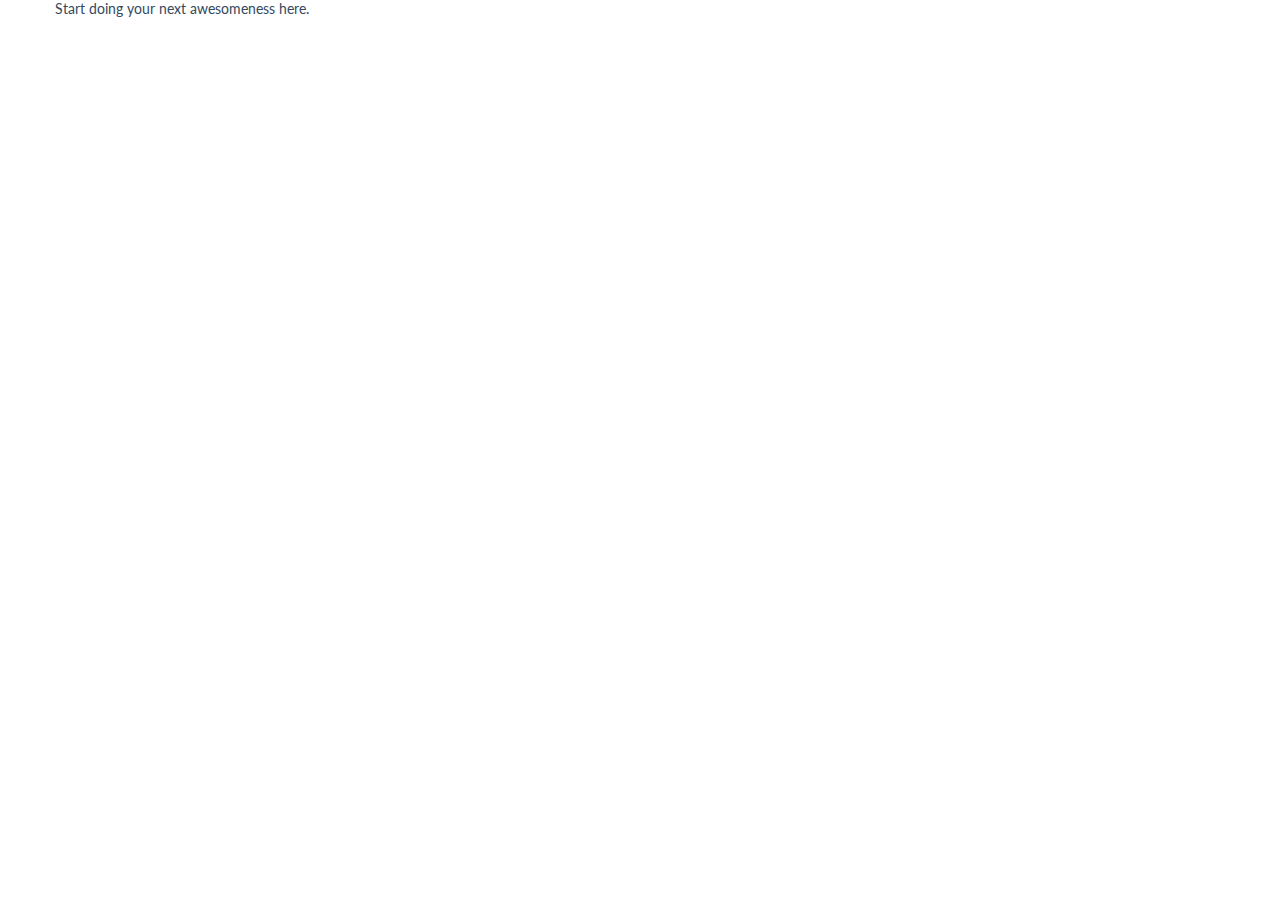
<file: cloud/src/main/resources/resources/lib/flatui/UI/template.html>
<!DOCTYPE html>
<html lang="en">
  <head>
    <meta charset="utf-8">
    <title>Flat UI</title>
    <meta name="viewport" content="width=device-width, initial-scale=1.0">

    <!-- Loading Bootstrap -->
    <link href="bootstrap/css/bootstrap.css" rel="stylesheet">
    <link href="bootstrap/css/bootstrap-responsive.css" rel="stylesheet">

    <!-- Loading Flat UI -->
    <link href="css/flat-ui.css" rel="stylesheet">

    <link rel="shortcut icon" href="images/favicon.ico">

    <!-- HTML5 shim, for IE6-8 support of HTML5 elements. All other JS at the end of file. -->
    <!--[if lt IE 9]>
      <script src="js/html5shiv.js"></script>
    <![endif]-->
  </head>
  <body>
    <div class="container">
      Start doing your next awesomeness here.
    </div>
    <!-- /.container -->


    <!-- Load JS here for greater good =============================-->
    <script src="js/jquery-1.8.3.min.js"></script>
    <script src="js/jquery-ui-1.10.3.custom.min.js"></script>
    <script src="js/jquery.ui.touch-punch.min.js"></script>
    <script src="js/bootstrap.min.js"></script>
    <script src="js/bootstrap-select.js"></script>
    <script src="js/bootstrap-switch.js"></script>
    <script src="js/flatui-checkbox.js"></script>
    <script src="js/flatui-radio.js"></script>
    <script src="js/jquery.tagsinput.js"></script>
    <script src="js/jquery.placeholder.js"></script>
    <script src="js/jquery.stacktable.js"></script>
  </body>
</html>
</file>
<file: cloud/src/main/resources/resources/lib/flatui/UI/css/flat-ui.css>
@import url("http://fonts.googleapis.com/css?family=Lato:400,700,700italic,900,400italic,300");
@font-face {
  font-family: "Flat-UI-Icons";
  src: url("../fonts/Flat-UI-Icons.eot");
  src: url("../fonts/Flat-UI-Icons.eot?#iefix") format("embedded-opentype"), url("../fonts/Flat-UI-Icons.woff") format("woff"), url("../fonts/Flat-UI-Icons.ttf") format("truetype"), url("../fonts/Flat-UI-Icons.svg#Flat-UI-Icons") format("svg");
  font-weight: normal;
  font-style: normal;
}
/* Use the following CSS code if you want to use data attributes for inserting your icons */
[data-icon]:before {
  font-family: 'Flat-UI-Icons';
  content: attr(data-icon);
  speak: none;
  font-weight: normal;
  font-variant: normal;
  text-transform: none;
  -webkit-font-smoothing: antialiased;
}
/* Use the following CSS code if you want to have a class per icon */
/*
Instead of a list of all class selectors,
you can use the generic selector below, but it's slower:
[class*="fui-"] {
*/
.fui-triangle-up,
.fui-triangle-up-small,
.fui-triangle-right-large,
.fui-triangle-left-large,
.fui-triangle-down,
.fui-info,
.fui-alert,
.fui-question,
.fui-window,
.fui-windows,
.fui-arrow-right,
.fui-arrow-left,
.fui-loop,
.fui-cmd,
.fui-mic,
.fui-triangle-down-small,
.fui-check-inverted,
.fui-heart,
.fui-location,
.fui-plus,
.fui-check,
.fui-cross,
.fui-list,
.fui-new,
.fui-video,
.fui-photo,
.fui-volume,
.fui-time,
.fui-eye,
.fui-chat,
.fui-home,
.fui-upload,
.fui-search,
.fui-user,
.fui-mail,
.fui-lock,
.fui-power,
.fui-star,
.fui-calendar,
.fui-gear,
.fui-book,
.fui-exit,
.fui-trash,
.fui-folder,
.fui-bubble,
.fui-cross-inverted,
.fui-plus-inverted,
.fui-export,
.fui-radio-unchecked,
.fui-radio-checked,
.fui-checkbox-unchecked,
.fui-checkbox-checked,
.fui-flat,
.fui-calendar-solid,
.fui-star-2,
.fui-credit-card,
.fui-clip,
.fui-link,
.fui-pause,
.fui-play,
.fui-tag,
.fui-document,
.fui-image,
.fui-facebook,
.fui-youtube,
.fui-vimeo,
.fui-twitter,
.fui-stumbleupon,
.fui-spotify,
.fui-skype,
.fui-pinterest,
.fui-path,
.fui-myspace,
.fui-linkedin,
.fui-googleplus,
.fui-dribbble,
.fui-blogger,
.fui-behance,
.fui-list-thumbnailed,
.fui-list-small-thumbnails,
.fui-list-numbered,
.fui-list-large-thumbnails,
.fui-list-columned,
.fui-list-bulleted {
  display: inline-block;
  font-family: 'Flat-UI-Icons';
  speak: none;
  font-style: normal;
  font-weight: normal;
  font-variant: normal;
  text-transform: none;
  -webkit-font-smoothing: antialiased;
}
.fui-triangle-up:before {
  content: "\e000";
}
.fui-triangle-up-small:before {
  content: "\e001";
}
.fui-triangle-right-large:before {
  content: "\e002";
}
.fui-triangle-left-large:before {
  content: "\e003";
}
.fui-triangle-down:before {
  content: "\e004";
}
.fui-info:before {
  content: "\e016";
}
.fui-alert:before {
  content: "\e017";
}
.fui-question:before {
  content: "\e018";
}
.fui-window:before {
  content: "\e019";
}
.fui-windows:before {
  content: "\e01a";
}
.fui-arrow-right:before {
  content: "\e02c";
}
.fui-arrow-left:before {
  content: "\e02d";
}
.fui-loop:before {
  content: "\e02e";
}
.fui-cmd:before {
  content: "\e02f";
}
.fui-mic:before {
  content: "\e030";
}
.fui-triangle-down-small:before {
  content: "\e005";
}
.fui-check-inverted:before {
  content: "\e006";
}
.fui-heart:before {
  content: "\e007";
}
.fui-location:before {
  content: "\e008";
}
.fui-plus:before {
  content: "\e009";
}
.fui-check:before {
  content: "\e00a";
}
.fui-cross:before {
  content: "\e00b";
}
.fui-list:before {
  content: "\e00c";
}
.fui-new:before {
  content: "\e00d";
}
.fui-video:before {
  content: "\e00e";
}
.fui-photo:before {
  content: "\e00f";
}
.fui-volume:before {
  content: "\e010";
}
.fui-time:before {
  content: "\e011";
}
.fui-eye:before {
  content: "\e012";
}
.fui-chat:before {
  content: "\e013";
}
.fui-home:before {
  content: "\e015";
}
.fui-upload:before {
  content: "\e01b";
}
.fui-search:before {
  content: "\e01c";
}
.fui-user:before {
  content: "\e01d";
}
.fui-mail:before {
  content: "\e01e";
}
.fui-lock:before {
  content: "\e01f";
}
.fui-power:before {
  content: "\e020";
}
.fui-star:before {
  content: "\e021";
}
.fui-calendar:before {
  content: "\e023";
}
.fui-gear:before {
  content: "\e024";
}
.fui-book:before {
  content: "\e025";
}
.fui-exit:before {
  content: "\e026";
}
.fui-trash:before {
  content: "\e027";
}
.fui-folder:before {
  content: "\e028";
}
.fui-bubble:before {
  content: "\e029";
}
.fui-cross-inverted:before {
  content: "\e02a";
}
.fui-plus-inverted:before {
  content: "\e031";
}
.fui-export:before {
  content: "\e014";
}
.fui-radio-unchecked:before {
  content: "\e02b";
}
.fui-radio-checked:before {
  content: "\e032";
}
.fui-checkbox-unchecked:before {
  content: "\e033";
}
.fui-checkbox-checked:before {
  content: "\e034";
}
.fui-flat:before {
  content: "\e035";
}
.fui-calendar-solid:before {
  content: "\e022";
}
.fui-star-2:before {
  content: "\e036";
}
.fui-credit-card:before {
  content: "\e037";
}
.fui-clip:before {
  content: "\e038";
}
.fui-link:before {
  content: "\e039";
}
.fui-pause:before {
  content: "\e03b";
}
.fui-play:before {
  content: "\e03c";
}
.fui-tag:before {
  content: "\e03d";
}
.fui-document:before {
  content: "\e03e";
}
.fui-image:before {
  content: "\e03a";
}
.fui-facebook:before {
  content: "\e03f";
}
.fui-youtube:before {
  content: "\e040";
}
.fui-vimeo:before {
  content: "\e041";
}
.fui-twitter:before {
  content: "\e042";
}
.fui-stumbleupon:before {
  content: "\e043";
}
.fui-spotify:before {
  content: "\e044";
}
.fui-skype:before {
  content: "\e045";
}
.fui-pinterest:before {
  content: "\e046";
}
.fui-path:before {
  content: "\e047";
}
.fui-myspace:before {
  content: "\e048";
}
.fui-linkedin:before {
  content: "\e049";
}
.fui-googleplus:before {
  content: "\e04a";
}
.fui-dribbble:before {
  content: "\e04c";
}
.fui-blogger:before {
  content: "\e04d";
}
.fui-behance:before {
  content: "\e04e";
}
.fui-list-thumbnailed:before {
  content: "\e04b";
}
.fui-list-small-thumbnails:before {
  content: "\e04f";
}
.fui-list-numbered:before {
  content: "\e050";
}
.fui-list-large-thumbnails:before {
  content: "\e051";
}
.fui-list-columned:before {
  content: "\e052";
}
.fui-list-bulleted:before {
  content: "\e053";
}
/* 62px */
/* 52px */
/* 40px */
/* 29px */
/* 28px */
/* 24px */
.inline-block {
  display: inline-block;
  zoom: 1;
  *display: inline;
}
.clearfix {
  *zoom: 1;
}
.clearfix:before,
.clearfix:after {
  display: table;
  content: "";
}
.clearfix:after {
  clear: both;
}
.drop-ie-gradient {
  filter: unquote("progid:DXImageTransform.Microsoft.gradient(enabled = false)");
}
.dropdown-arrow-inverse {
  border-bottom-color: #34495e !important;
  border-top-color: #34495e !important;
}
.demo-headline {
  color: #1abc9c;
  font-size: 142px !important;
  font-weight: 600;
  line-height: 1.1;
  margin-bottom: 50px;
  padding: 40px 0;
  text-align: center;
  word-wrap: break-word;
}
.demo-row {
  margin: 0 auto;
  padding: 0 20px 50px;
  width: 900px;
  *zoom: 1;
}
.demo-row:before,
.demo-row:after {
  display: table;
  content: "";
}
.demo-row:after {
  clear: both;
}
.demo-row.typography-row .demo-content {
  position: relative;
  float: none;
  margin-left: 20px;
  width: auto;
  padding-left: 265px;
}
.demo-row.typography-row .header-note,
.demo-row.typography-row .text-note {
  display: block;
  width: 260px;
  position: absolute;
  bottom: 10px;
  left: 0;
  font-size: 13px;
  line-height: 13px;
  color: #c0c1c2;
  font-weight: 400;
}
.demo-row.typography-row .text-note {
  bottom: auto;
  top: 10px;
}
.demo-row.menu-row {
  padding: 50px 20px 0;
}
.demo-col {
  float: left;
  margin: 0 20px;
  width: 270px;
}
.demo-content {
  float: left;
  margin-left: 20px;
  width: 580px;
}
.demo-content.demo-content-article {
  font-size: 17.99px;
}
.demo-content.demo-content-article p {
  margin-bottom: 20px;
}
.demo-content.demo-content-article ul {
  list-style-type: none;
  margin-left: 0;
}
.demo-content.demo-content-article li {
  line-height: 26.985px;
  padding: 0 0 5px;
}
.demo-content-wide {
  clear: both;
  margin: 0 20px;
}
.demo-title {
  float: left;
  margin: -10px 20px 10px;
  width: 240px;
  font-size: 24.5px;
  line-height: 40px;
}
.demo-title h1,
.demo-title h2,
.demo-title h3,
.demo-title h4 {
  margin-top: 0;
}
.demo-title h1,
.demo-title h2,
.demo-title h3 {
  line-height: 40px !important;
}
.demo-title h3 {
  font-size: 24.5px !important;
}
.demo-title small {
  color: #c0c1c2;
  font-size: 13px;
  font-weight: 400;
}
.demo-buttons .btn,
.demo-inputs .control-group {
  margin-bottom: 20px;
}
.demo-navigation .demo-title {
  margin-top: 10px;
}
.demo-pager {
  margin-top: -10px;
}
.demo-tooltips {
  height: 100px;
}
.demo-tooltips .tooltip {
  left: -8px !important;
  position: relative !important;
  top: -8px !important;
}
.demo-tooltips .tooltip-inner {
  max-width: 100%;
  width: auto;
}
.demo-popovers .popover {
  display: block;
  margin: 0 13px 0 -3px;
  position: relative;
  width: auto;
}
.demo-social-buttons .btn {
  clear: left;
  float: left;
  margin-bottom: 17px;
}
.demo-headings {
  margin-bottom: 12px;
}
.demo-tiles {
  margin-bottom: 46px;
}
.demo-icons {
  font-size: 32px;
  margin-left: -15px;
}
.demo-icons > span {
  display: inline-block;
  margin: 0 0 32px 35px;
  width: 32px;
}
@media (max-width: 480px) {
  .demo-icons > span {
    margin-left: 16px;
    margin-right: 16px;
  }
}
.demo-icons-tooltip {
  bottom: 0;
  color: #c2c8cf;
  font-size: 12px;
  left: 100%;
  margin-left: 0 !important;
  position: absolute;
  width: 80px;
}
.demo-inline {
  display: inline-block;
}
#appendedInputButton-01 {
  width: 188px;
}
#appendedInputButton-02 {
  width: 197px;
}
#appendedInputButton-04 {
  width: 211px;
}
#datepicker-01 {
  width: 223px;
}
#prependedInput-01,
#prependedInput-02,
#prependedInput-03,
#prependedInput-04 {
  width: 212px;
}
#appendedInputButton-03 {
  width: 162px;
}
#search-query-1 {
  width: 215px;
}
#search-query-2,
#search-query-5 {
  width: 211px;
}
#search-query-3 {
  width: 216px;
}
#search-query-4,
#search-query-7 {
  width: 219px;
}
#search-query-6 {
  width: 214px;
}
#search-query-8,
#search-query-9 {
  width: 226px;
}
.demo-col .ui-spinner {
  max-width: 221px;
}
.demo-illustrations {
  margin-top: 40px;
}
.demo-illustrations .demo-content-wide {
  margin: 0 0 0 -66px;
  padding-top: 20px;
}
.demo-illustrations .demo-content-wide > div {
  float: left;
  width: 100px;
  height: 100px;
  margin: 0 0 80px 87px;
  text-align: center;
}
.demo-illustrations img {
  display: inline-block;
  max-height: 100px;
  max-width: 100px;
  vertical-align: baseline;
}
.demo-dialog input.flat {
  width: 286px;
}
@media (max-width: 1023px) {
  .demo-dialog input.flat {
    width: 200px;
  }
}
@media (max-width: 767px) {
  .demo-dialog input.flat {
    width: 100%;
  }
}
@media (max-width: 767px) {
  .hide-on-tablets {
    display: none;
  }
  .demo-row {
    margin-bottom: 0;
    margin-left: 0;
    padding-left: 0;
    padding-right: 0;
    width: auto;
  }
  .demo-col,
  .demo-content,
  .demo-content-wide,
  .demo-title {
    float: none;
    margin: 0 0 18px !important;
    padding: 0 !important;
    width: auto;
  }
  .demo-headline {
    font-size: 65.002px !important;
    text-align: left;
  }
  .demo-inline {
    display: block;
  }
  .demo-navigation .btn-toolbar {
    margin: 0;
  }
  .demo-navigation .pager,
  .demo-navigation .mll.pvm {
    display: block;
    margin: 0 0 20px;
    padding: 0;
  }
  .typography-row .header-note,
  .typography-row .text-note {
    position: static !important;
    margin: 0 0 10px;
  }
}
body {
  color: #34495e;
  font-family: "Lato", sans-serif;
  font-size: 14px;
  line-height: 1.231;
}
input,
button,
select,
textarea {
  font-family: "Lato", sans-serif;
  font-size: 14px;
}
a {
  color: #16a085;
  text-decoration: none;
  -webkit-transition: 0.25s;
  -moz-transition: 0.25s;
  -o-transition: 0.25s;
  transition: 0.25s;
  -webkit-backface-visibility: hidden;
}
a:hover {
  color: #1abc9c;
  text-decoration: none;
}
h1,
.h1 {
  font-size: 62.006px /* 64px */;
}
h2,
.h2 {
  font-size: 51.996px /* 52px */;
}
h3,
.h3 {
  font-size: 39.998000000000005px /* 40px */;
}
h4,
.h4 {
  font-size: 28.994000000000003px /* 29px */;
}
h5,
.h5 {
  font-size: 28px /* 28px */;
}
h6,
.h6 {
  font-size: 23.996px /* 24px */;
}
h1,
.h1,
h2,
.h2,
h3,
.h3,
h4,
.h4,
h5,
.h5,
h6,
.h6 {
  line-height: 1.2em;
}
h1 {
  font-weight: 700;
}
h2 {
  font-weight: 700;
  margin-bottom: 2px;
}
h3 {
  font-weight: 700;
  margin-bottom: 4px;
  margin-top: 2px;
}
h4 {
  font-weight: 500;
  margin-top: 4px;
}
h5 {
  font-weight: 500;
}
h6 {
  font-weight: normal;
}
p {
  font-size: 18.004px;
  /* 18px */

  line-height: 1.722169;
  /* 31px */

}
.lead {
  font-size: 28px;
  /* 28px */

  line-height: 1.4642745000000001;
  /* 41px */

  font-weight: 300;
}
small {
  font-size: 84%;
  /* 15px */

  line-height: 2.050846;
  /* 31px */

}
blockquote {
  position: relative;
  border-left: none;
  padding-left: 19px;
}
blockquote p {
  font-size: 20.006px;
  line-height: 1.549829;
  font-weight: normal;
  margin-bottom: .4em;
}
blockquote small {
  font-size: 18.004px;
  line-height: 1.722169;
  font-style: italic;
  color: #34495e;
}
blockquote small:before {
  content: "";
}
blockquote:before {
  position: absolute;
  left: 0;
  width: 3px;
  height: 100%;
  top: 0;
  bottom: 0;
  background-color: #ebedee;
  content: "";
  -webkit-border-radius: 2px;
  -moz-border-radius: 2px;
  border-radius: 2px;
}
.img-rounded {
  -webkit-border-radius: 5px;
  -moz-border-radius: 5px;
  border-radius: 5px;
}
.img-comment {
  font-size: 14.994px;
  line-height: 1.231;
  font-style: italic;
  margin: 24px 0;
}
.text-primary {
  color: #1abc9c;
}
a.text-primary:hover,
a.text-primary:focus {
  color: #15967d;
}
.text-success {
  color: #2ecc71;
}
a.text-success:hover,
a.text-success:focus {
  color: #25a35a;
}
.text-danger {
  color: #e74c3c;
}
a.text-danger:hover,
a.text-danger:focus {
  color: #b93d30;
}
.text-warning {
  color: #f1c40f;
}
a.text-warning:hover,
a.text-warning:focus {
  color: #c19d0c;
}
.text-info {
  color: #3498db;
}
a.text-info:hover,
a.text-info:focus {
  color: #2a7aaf;
}
.text-inverse {
  color: #ffffff;
}
a.text-inverse:hover,
a.text-inverse:focus {
  color: #cccccc;
}
.muted {
  color: #bdc3c7;
}
a.muted:hover,
a.muted:focus {
  color: #979c9f;
}
.btn,
.btn-group > .btn,
.btn-group > .dropdown-menu,
.btn-group > .popover {
  font-size: 14.994px;
  /* 15px */

  font-weight: 500;
}
.btn {
  border: none;
  background: #bdc3c7;
  color: #ffffff;
  padding: 9px 12px 10px;
  line-height: 22px;
  text-decoration: none;
  text-shadow: none;
  -webkit-border-radius: 6px;
  -moz-border-radius: 6px;
  border-radius: 6px;
  -webkit-box-shadow: none;
  -moz-box-shadow: none;
  box-shadow: none;
  -webkit-transition: 0.25s;
  -moz-transition: 0.25s;
  -o-transition: 0.25s;
  transition: 0.25s;
  -webkit-backface-visibility: hidden;
}
.btn:hover,
.btn:focus,
.btn-group:focus .btn.dropdown-toggle {
  background-color: #cacfd2;
  color: #ffffff;
  outline: none;
  -webkit-transition: 0.25s;
  -moz-transition: 0.25s;
  -o-transition: 0.25s;
  transition: 0.25s;
  -webkit-backface-visibility: hidden;
}
.btn:active,
.btn-group.open .btn.dropdown-toggle,
.btn.active {
  background-color: #a1a6a9;
  color: rgba(255, 255, 255, 0.75);
  -webkit-box-shadow: none;
  -moz-box-shadow: none;
  box-shadow: none;
}
.btn.disabled,
.btn[disabled] {
  background-color: #bdc3c7;
  color: rgba(255, 255, 255, 0.75);
  -webkit-box-shadow: none;
  -moz-box-shadow: none;
  box-shadow: none;
  opacity: 0.7;
  filter: alpha(opacity=70);
}
.btn.btn-huge {
  font-size: 21.994px;
  /* 22px */

  line-height: 22px;
  padding: 15px 20px 16px;
}
.btn.btn-huge > [class^="fui-"] {
  top: 1px;
}
.btn.btn-huge > [class^="fui-"].pull-right {
  margin-right: -2px;
}
.btn.btn-large {
  font-size: 16.996px;
  /* 17px */

  line-height: 20px;
  padding: 12px 18px 13px;
}
.btn.btn-large > [class^="fui-"] {
  top: 0;
}
.btn.btn-large > [class^="fui-"].pull-right {
  margin-right: -2px;
}
.btn.btn-small {
  font-size: 12.992px;
  /* 13px */

  line-height: 20px;
  padding: 6px 13px 8px;
}
.btn.btn-small > [class^="fui-"] {
  top: 1px;
}
.btn.btn-mini {
  font-size: 11.998px;
  /* 12px */

  padding: 8px 13px 9px;
  line-height: 1.2;
}
.btn.btn-mini > [class^="fui-"] {
  top: 0;
}
.btn.btn-embossed {
  -webkit-box-shadow: inset 0 -2px 0 rgba(0, 0, 0, 0.15);
  -moz-box-shadow: inset 0 -2px 0 rgba(0, 0, 0, 0.15);
  box-shadow: inset 0 -2px 0 rgba(0, 0, 0, 0.15);
}
.btn.btn-embossed.active,
.btn.btn-embossed:active {
  -webkit-box-shadow: inset 0 2px 0 rgba(0, 0, 0, 0.15);
  -moz-box-shadow: inset 0 2px 0 rgba(0, 0, 0, 0.15);
  box-shadow: inset 0 2px 0 rgba(0, 0, 0, 0.15);
}
.btn.btn-wide {
  min-width: 140px;
  padding-left: 30px;
  padding-right: 30px;
}
.btn.btn-primary {
  background-color: #1abc9c;
}
.btn.btn-primary:hover,
.btn.btn-primary:focus,
.btn-group:focus .btn.btn-primary.dropdown-toggle {
  background-color: #48c9b0;
}
.btn.btn-primary:active,
.btn-group.open .btn.btn-primary.dropdown-toggle,
.btn.btn-primary.active {
  background-color: #16a085;
}
.btn.btn-info {
  background-color: #3498db;
}
.btn.btn-info:hover,
.btn.btn-info:focus,
.btn-group:focus .btn.btn-info.dropdown-toggle {
  background-color: #5dade2;
}
.btn.btn-info:active,
.btn-group.open .btn.btn-info.dropdown-toggle,
.btn.btn-info.active {
  background-color: #2c81ba;
}
.btn.btn-danger {
  background-color: #e74c3c;
}
.btn.btn-danger:hover,
.btn.btn-danger:focus,
.btn-group:focus .btn.btn-danger.dropdown-toggle {
  background-color: #ec7063;
}
.btn.btn-danger:active,
.btn-group.open .btn.btn-danger.dropdown-toggle,
.btn.btn-danger.active {
  background-color: #c44133;
}
.btn.btn-success {
  background-color: #2ecc71;
}
.btn.btn-success:hover,
.btn.btn-success:focus,
.btn-group:focus .btn.btn-success.dropdown-toggle {
  background-color: #58d68d;
}
.btn.btn-success:active,
.btn-group.open .btn.btn-success.dropdown-toggle,
.btn.btn-success.active {
  background-color: #27ad60;
}
.btn.btn-warning {
  background-color: #f1c40f;
}
.btn.btn-warning:hover,
.btn.btn-warning:focus,
.btn-group:focus .btn.btn-warning.dropdown-toggle {
  background-color: #f5d313;
}
.btn.btn-warning:active,
.btn-group.open .btn.btn-warning.dropdown-toggle,
.btn.btn-warning.active {
  background-color: #cda70d;
}
.btn.btn-inverse {
  background-color: #34495e;
}
.btn.btn-inverse:hover,
.btn.btn-inverse:focus,
.btn-group:focus .btn.btn-inverse.dropdown-toggle {
  background-color: #415b76;
}
.btn.btn-inverse:active,
.btn-group.open .btn.btn-inverse.dropdown-toggle,
.btn.btn-inverse.active {
  background-color: #2c3e50;
}
.btn > [class^="fui-"] {
  margin: 0 4px;
  position: relative;
  top: 1px;
  vertical-align: top;
  display: inline-block;
  zoom: 1;
  *display: inline;
}
.btn > [class^="fui-"].pull-right {
  margin-right: 0px;
}
.btn-toolbar .btn.active {
  color: #ffffff;
}
.btn-toolbar .btn:first-child {
  -webkit-border-radius: 6px 0 0 6px;
  -moz-border-radius: 6px 0 0 6px;
  border-radius: 6px 0 0 6px;
}
.btn-toolbar .btn:last-child {
  -webkit-border-radius: 0 6px 6px 0;
  -moz-border-radius: 0 6px 6px 0;
  border-radius: 0 6px 6px 0;
}
.btn-toolbar .btn > [class^="fui-"] {
  font-size: 16px;
  top: 0;
}
.btn-tip {
  font-weight: 300;
  padding-left: 10px;
}
.btn-group > .btn {
  border-radius: 0;
  text-align: center;
}
.btn-group > .btn:active + .btn,
.btn-group > .btn.active + .btn {
  border-left-color: transparent;
}
.btn-group > .btn:first-of-type {
  border-top-left-radius: 6px;
  border-bottom-left-radius: 6px;
}
.btn-group > .btn:last-of-type {
  border-top-right-radius: 6px;
  border-bottom-right-radius: 6px;
}
.btn-group > .btn + .btn {
  margin-left: 0;
}
.btn-group > .btn + .dropdown-toggle {
  border-left: 2px solid rgba(52, 73, 94, 0.15);
  padding-left: 13px;
  padding-right: 13px;
  -webkit-box-shadow: none;
  -moz-box-shadow: none;
  box-shadow: none;
}
.btn-group > .btn + .dropdown-toggle .caret {
  margin-left: 3px;
  margin-right: 3px;
}
.btn-group > .btn.btn-huge + .dropdown-toggle .caret {
  margin-left: 7px;
  margin-right: 7px;
}
.btn-group > .btn.btn-small + .dropdown-toggle .caret {
  margin-left: 0;
  margin-right: 0;
}
.btn-social-pinterest {
  background-color: #cb2028;
}
.btn-social-pinterest:hover,
.btn-social-pinterest:focus {
  background-color: #d54d53;
}
.btn-social-pinterest:active,
.btn-social-pinterest.active {
  background-color: #ad1b22;
}
.btn-social-linkedin {
  background-color: #0072b5;
}
.btn-social-linkedin:hover,
.btn-social-linkedin:focus {
  background-color: #338ec4;
}
.btn-social-linkedin:active,
.btn-social-linkedin.active {
  background-color: #00619a;
}
.btn-social-stumbleupon {
  background-color: #ed4a13;
}
.btn-social-stumbleupon:hover,
.btn-social-stumbleupon:focus {
  background-color: #f16e42;
}
.btn-social-stumbleupon:active,
.btn-social-stumbleupon.active {
  background-color: #c93f10;
}
.btn-social-googleplus {
  background-color: #2d2d2d;
}
.btn-social-googleplus:hover,
.btn-social-googleplus:focus {
  background-color: #575757;
}
.btn-social-googleplus:active,
.btn-social-googleplus.active {
  background-color: #262626;
}
.btn-social-facebook {
  background-color: #2f4b93;
}
.btn-social-facebook:hover,
.btn-social-facebook:focus {
  background-color: #596fa9;
}
.btn-social-facebook:active,
.btn-social-facebook.active {
  background-color: #28407d;
}
.btn-social-twitter {
  background-color: #00bdef;
}
.btn-social-twitter:hover,
.btn-social-twitter:focus {
  background-color: #33caf2;
}
.btn-social-twitter:active,
.btn-social-twitter.active {
  background-color: #00a1cb;
}
@media (max-width: 480px) {
  .btn.btn-block {
    margin: 9px 0 18px;
  }
}
.caret {
  border-left-width: 6px;
  border-right-width: 6px;
  border-top-width: 8px;
  border-bottom-color: #34495e;
  border-style: solid;
  border-bottom-style: none;
  border-top-color: #34495e;
  -webkit-transition: 0.25s;
  -moz-transition: 0.25s;
  -o-transition: 0.25s;
  transition: 0.25s;
  -webkit-backface-visibility: hidden;
  -webkit-transform: scale(1.001);
  -moz-transform: scale(1.001);
  -ms-transform: scale(1.001);
  -o-transform: scale(1.001);
  transform: scale(1.001);
}
.dropup .caret,
.dropup .btn-large .caret,
.navbar-fixed-bottom .dropdown .caret {
  border-bottom-width: 8px;
}
.btn-mini .caret,
.btn-small .caret,
.btn-large .caret {
  margin-top: 7px;
}
.btn-large .caret {
  border-top-width: 8px;
  border-right-width: 6px;
  border-left-width: 6px;
}
.navbar {
  font-size: 15.988px;
  /* 16px */

}
.navbar .brand {
  border-radius: 6px 0 0 6px;
  color: #526476;
  font-size: 23.996px;
  /* 24px */

  font-weight: 700;
  margin-left: 0;
  padding: 23px 28px 24px 32px;
  text-shadow: none;
}
.navbar .brand:hover,
.navbar .brand:focus {
  color: #1abc9c;
}
.navbar .brand[class*="fui-"] {
  font-weight: normal;
}
.navbar .nav {
  margin-right: 0;
}
.navbar .nav > li {
  position: relative;
}
.navbar .nav > li:hover > ul {
  opacity: 1;
  top: 100%;
  visibility: visible;
  z-index: 100;
  -webkit-transform: scale(1, 1);
  display: block\9;
}
.navbar .nav > li.active > a,
.navbar .nav > li.active > a:hover,
.navbar .nav > li.active > a:focus {
  background: none;
  color: #1abc9c;
  -webkit-box-shadow: none;
  -moz-box-shadow: none;
  box-shadow: none;
}
.navbar .nav > li > ul {
  padding-top: 13px;
  top: 80%;
}
.navbar .nav > li > ul:before {
  content: "";
  border-style: solid;
  border-width: 0 9px 9px 9px;
  border-color: transparent transparent #34495e transparent;
  height: 0;
  position: absolute;
  left: 15px;
  top: 5px;
  width: 0;
  -webkit-transform: rotate(360deg);
}
.navbar .nav > li > ul li:hover ul {
  opacity: 1;
  -webkit-transform: scale(1, 1);
  visibility: visible;
  display: block\9;
}
.navbar .nav > li > ul li ul {
  left: 100%;
}
.navbar .nav > li > a {
  color: #526476;
  font-weight: 700;
  font-size: 14.994px;
  /* 15px */

  padding: 29px 20px 27px;
  text-shadow: none;
  -webkit-transition: background-color .25s, color .25s, border-bottom-color .25s;
  -moz-transition: background-color .25s, color .25s, border-bottom-color .25s;
  -o-transition: background-color .25s, color .25s, border-bottom-color .25s;
  transition: background-color .25s, color .25s, border-bottom-color .25s;
  -webkit-backface-visibility: hidden;
}
.navbar .nav > li > a:hover,
.navbar .nav > li > a:focus {
  color: #1abc9c;
}
.navbar .nav > li > a[class*="fui-"] {
  font-size: 24px;
  font-weight: normal;
}
.navbar .nav > li > a > [class*="fui-"] {
  font-size: 24px;
  margin: -4px 0 0;
  position: relative;
  top: 4px;
}
.navbar .nav > li > a > [class*="fui-"] + * {
  margin-left: 12px;
}
.navbar .nav ul {
  border-radius: 4px;
  left: 0;
  list-style-type: none;
  margin-left: 0;
  opacity: 0;
  position: absolute;
  top: 0;
  width: 234px;
  z-index: -100;
  -webkit-transform: scale(1, 0.99);
  -webkit-transform-origin: 0 0;
  visibility: hidden;
  -webkit-transition: 0.3s ease-out;
  -moz-transition: 0.3s ease-out;
  -o-transition: 0.3s ease-out;
  transition: 0.3s ease-out;
  -webkit-backface-visibility: hidden;
}
.navbar .nav ul ul {
  left: 95%;
  padding-left: 5px;
}
.navbar .nav ul li {
  background-color: #34495e;
  padding: 0 3px 3px;
  position: relative;
}
.navbar .nav ul li:first-child {
  border-radius: 6px 6px 0 0;
  padding-top: 3px;
}
.navbar .nav ul li:last-child {
  border-radius: 0 0 6px 6px;
}
.navbar .nav ul li.active > a,
.navbar .nav ul li.active > a:hover,
.navbar .nav ul li.active > a:focus {
  background-color: #1abc9c;
  color: #ffffff;
  padding-left: 9px;
  padding-right: 9px;
}
.navbar .nav ul li.active + li > a {
  padding-left: 9px;
  padding-right: 9px;
}
.navbar .nav ul a {
  border-radius: 2px;
  color: #ffffff;
  display: block;
  font-size: 14px;
  padding: 6px 9px;
  text-decoration: none;
}
.navbar .nav ul a:hover {
  background-color: #1abc9c;
}
.navbar .btn-navbar {
  background: none;
  border: none;
  color: #34495e;
  margin: 21px 15px 17px;
  text-shadow: none;
  -webkit-box-shadow: none;
  -moz-box-shadow: none;
  box-shadow: none;
}
.navbar .btn-navbar:hover,
.navbar .btn-navbar:focus {
  background: none;
  color: #1abc9c;
}
.navbar .btn-navbar:before {
  content: "\e00c";
  font-family: "Flat-UI-Icons";
  font-size: 21.994px;
  font-style: normal;
  font-weight: normal;
  -webkit-font-smoothing: antialiased;
}
.navbar .btn-navbar .icon-bar {
  display: none;
}
.navbar-inner {
  background: #eceef0;
  border: none;
  padding-left: 0;
  padding-right: 0;
  -webkit-border-radius: 6px;
  -moz-border-radius: 6px;
  border-radius: 6px;
  filter: unquote("progid:DXImageTransform.Microsoft.gradient(enabled = false)");
  -webkit-box-shadow: none;
  -moz-box-shadow: none;
  box-shadow: none;
}
.navbar-inverse {
  font-size: 16.996px;
  /* 17px */

}
.navbar-inverse .navbar-inner {
  background: #34495e;
  filter: unquote("progid:DXImageTransform.Microsoft.gradient(enabled = false)");
}
.navbar-inverse .brand {
  border-bottom: 2px solid #2c3e50;
  border-right: 2px solid #2c3e50;
  color: #ffffff;
  padding: 10px 28px 11px 32px;
}
.navbar-inverse .btn-navbar {
  color: #ffffff;
  margin: 7px 10px;
}
.navbar-inverse .nav > li:first-child.active > a {
  padding-left: 20px;
}
.navbar-inverse .nav > li:first-child > a {
  border-left: none;
}
.navbar-inverse .nav > li.active > a,
.navbar-inverse .nav > li.active > a:hover,
.navbar-inverse .nav > li.active > a:focus {
  background-color: #1abc9c;
  border-bottom-color: #16a085;
  border-left: none;
  color: #ffffff;
  padding-left: 22px;
  -webkit-box-shadow: none;
  -moz-box-shadow: none;
  box-shadow: none;
}
.navbar-inverse .nav > li.active + li > a {
  border-left: none;
  padding-left: 22px;
}
.navbar-inverse .nav > li > a {
  font-size: 16.002px;
  /* 16px */

  border-bottom: 2px solid #2c3e50;
  border-left: 2px solid #2c3e50;
  color: #ffffff;
  padding: 16px 20px 15px;
}
.navbar-inverse .nav.pull-right > li > a {
  border-radius: 0 6px 6px 0;
}
.navbar-unread,
.navbar-new {
  font-family: "Lato", sans-serif;
  background-color: #1abc9c;
  border-radius: 50%;
  color: #ffffff;
  font-size: 0;
  font-weight: 700;
  height: 6px;
  line-height: 14px;
  position: absolute;
  right: 12px;
  text-align: center;
  top: 28px;
  width: 6px;
  z-index: 10;
}
.active .navbar-unread,
.active .navbar-new {
  background-color: #ffffff;
  display: none;
}
.navbar-inverse .navbar-unread,
.navbar-inverse .navbar-new {
  top: 15px;
}
.navbar-new {
  background-color: #e74c3c;
  font-size: 12px;
  line-height: 17px;
  height: 18px;
  margin: -9px -1px;
  min-width: 16px;
  padding: 0 1px;
  width: auto;
  -webkit-font-smoothing: subpixel-antialiased;
}
.navbar.navbar-inverse .nav li.dropdown.open > .dropdown-toggle {
  background-color: #1abc9c;
  border-bottom-color: #16a085;
  color: #ffffff;
}
.navbar.navbar-inverse .nav li.dropdown.open > .dropdown-toggle .caret {
  border-bottom-color: #ffffff !important;
  border-top-color: #ffffff !important;
}
.navbar .nav li.dropdown.open > .dropdown-toggle {
  background: none;
  color: #1abc9c;
}
.navbar .nav li.dropdown.open > .dropdown-toggle .caret {
  border-bottom-color: #1abc9c !important;
  border-top-color: #1abc9c !important;
}
.navbar .nav li.dropdown.open .dropdown-menu {
  opacity: 1;
  top: 100%;
  visibility: visible;
  z-index: 1000;
  -webkit-transform: none;
}
.navbar .nav li.dropdown > .dropdown-toggle {
  outline: none;
}
.navbar .nav li.dropdown > .dropdown-toggle:hover .caret,
.navbar .nav li.dropdown > .dropdown-toggle:focus .caret {
  border-bottom-color: #1abc9c;
  border-top-color: #1abc9c;
}
.navbar .nav li.dropdown > .dropdown-toggle .caret {
  border-left-width: 6px;
  border-right-width: 6px;
  border-top-width: 8px;
  border-bottom-color: #4c6a89;
  border-top-color: #4c6a89;
  margin-left: 10px;
  margin-top: 7px;
}
.navbar .nav li.dropdown .dropdown-menu {
  background-color: #34495e;
  opacity: 0;
  padding: 0;
  visibility: hidden;
}
.navbar .nav li.dropdown .dropdown-menu:before {
  display: none;
}
.navbar .nav li.dropdown .dropdown-menu:after {
  border-bottom-color: #34495e;
}
.navbar .nav li.dropdown .dropdown-menu > li > a {
  border-radius: 3px;
  color: #ffffff;
  padding: 6px 8px 8px;
}
.navbar .nav li.dropdown .dropdown-menu .divider {
  background-color: #2c3e50;
  border-bottom: none;
  margin: 2px 0 5px;
  padding: 0;
  height: 2px;
}
.navbar.navbar-inverse .navbar-search {
  border-left: 2px solid #2c3e50;
  border-bottom: 2px solid #2c3e50;
  padding: 8px 20px 6px;
  min-width: 220px;
}
.navbar.navbar-inverse .navbar-search.form-search .input-append .search-query:focus + .btn {
  border-color: #1abc9c;
}
.navbar.navbar-inverse .navbar-search.form-search .input-append .btn {
  background-color: #2c3e50;
  color: #4c6a89;
}
.navbar.navbar-inverse .navbar-search.form-search .input-append .btn:hover,
.navbar.navbar-inverse .navbar-search.form-search .input-append .btn:focus {
  color: #ffffff;
}
.navbar.navbar-inverse .navbar-search .search-query,
.navbar.navbar-inverse .navbar-search .search-query:focus {
  background-color: #2c3e50;
  color: #ffffff;
}
.navbar.navbar-inverse .navbar-search .search-query:-moz-placeholder,
.navbar.navbar-inverse .navbar-search .search-query:focus:-moz-placeholder {
  color: #46627f;
}
.navbar.navbar-inverse .navbar-search .search-query::-webkit-input-placeholder,
.navbar.navbar-inverse .navbar-search .search-query:focus::-webkit-input-placeholder {
  color: #46627f;
}
.navbar.navbar-inverse .navbar-search .search-query.placeholder,
.navbar.navbar-inverse .navbar-search .search-query:focus.placeholder {
  color: #46627f;
}
.navbar.navbar-inverse .navbar-search .search-query:focus {
  border-color: #1abc9c;
}
.navbar .navbar-search {
  margin: 0;
  padding: 20px 20px 19px;
}
.navbar .navbar-search.form-search .input-append .search-query {
  border-right: none;
}
.navbar .navbar-search.form-search .input-append .search-query:focus {
  -webkit-border-radius: 6px 0 0 6px;
  -moz-border-radius: 6px 0 0 6px;
  border-radius: 6px 0 0 6px;
}
.navbar .navbar-search.form-search .input-append .search-query:focus + .btn {
  border-color: #1abc9c;
}
.navbar .navbar-search.form-search .input-append .btn {
  background-color: #ffffff;
  border-color: transparent;
  color: #bcc3ca;
  padding: 8px 8px 7px;
}
.navbar .navbar-search.form-search .input-append .btn:hover,
.navbar .navbar-search.form-search .input-append .btn:focus {
  color: #1abc9c;
}
.navbar .navbar-search .search-query,
.navbar .navbar-search .search-query:focus {
  background-color: #ffffff;
  border: 2px solid transparent;
  color: #526476;
  font-family: "Lato", sans-serif;
  font-size: 14.994px;
  /* 15px */

  padding: 5px 5px 7px;
  text-shadow: none;
  -webkit-border-radius: 6px;
  -moz-border-radius: 6px;
  border-radius: 6px;
  -webkit-box-shadow: none;
  -moz-box-shadow: none;
  box-shadow: none;
  -webkit-transition: 0.25s;
  -moz-transition: 0.25s;
  -o-transition: 0.25s;
  transition: 0.25s;
  -webkit-backface-visibility: hidden;
}
.navbar .navbar-search .search-query:-moz-placeholder,
.navbar .navbar-search .search-query:focus:-moz-placeholder {
  color: #bcc3ca;
}
.navbar .navbar-search .search-query::-webkit-input-placeholder,
.navbar .navbar-search .search-query:focus::-webkit-input-placeholder {
  color: #bcc3ca;
}
.navbar .navbar-search .search-query.placeholder,
.navbar .navbar-search .search-query:focus.placeholder {
  color: #bcc3ca;
}
.navbar .navbar-search .search-query:-moz-placeholder,
.navbar .navbar-search .search-query:focus:-moz-placeholder {
  line-height: 18px;
}
.navbar .navbar-search .search-query::-webkit-input-placeholder,
.navbar .navbar-search .search-query:focus::-webkit-input-placeholder {
  line-height: 18px;
}
.navbar .navbar-search .search-query.placeholder,
.navbar .navbar-search .search-query:focus.placeholder {
  line-height: 18px;
}
.navbar .navbar-search .search-query:focus {
  border-color: #1abc9c;
}
.navbar.navbar-fixed-bottom .navbar-inner,
.navbar.navbar-fixed-top .navbar-inner {
  -webkit-box-shadow: none;
  -moz-box-shadow: none;
  box-shadow: none;
}
.navbar.navbar-fixed-bottom .navbar-inner .navbar-search .search-query,
.navbar.navbar-fixed-top .navbar-inner .navbar-search .search-query {
  border-radius: 50px 0 0 50px !important;
}
.navbar.navbar-fixed-bottom .navbar-inner .navbar-search .btn,
.navbar.navbar-fixed-top .navbar-inner .navbar-search .btn {
  border-radius: 0 50px 50px 0;
}
.navbar.navbar-fixed-bottom .nav > li:hover > ul {
  bottom: 100%;
  padding-bottom: 13px;
  top: auto;
}
.navbar.navbar-fixed-bottom .nav > li:hover > ul li:hover ul {
  bottom: 0;
}
.navbar.navbar-fixed-bottom .nav ul {
  bottom: 80%;
  top: auto;
}
@media (max-width: 979px) {
  .navbar.navbar-inverse .brand {
    border: none;
  }
  .navbar.navbar-inverse .nav > li.active > a,
  .navbar.navbar-inverse .nav > li.active > a:hover,
  .navbar.navbar-inverse .nav > li.active > a:focus {
    background-color: #1abc9c;
  }
  .navbar.navbar-inverse .nav > li > a,
  .navbar.navbar-inverse .nav > li > a:hover {
    background: none;
    border: none;
  }
  .navbar.navbar-inverse .nav > li ul li a {
    color: #ffffff;
  }
  .navbar.navbar-inverse .navbar-form,
  .navbar.navbar-inverse .navbar-search {
    border: none;
    -webkit-box-shadow: none;
    -moz-box-shadow: none;
    box-shadow: none;
  }
  .navbar.navbar-inverse a,
  .navbar.navbar-inverse .nav-collapse .nav > li > a,
  .navbar.navbar-inverse .nav-collapse li.dropdown .dropdown-menu a {
    color: #ffffff;
    -webkit-border-radius: 0;
    -moz-border-radius: 0;
    border-radius: 0;
  }
  .navbar.navbar-inverse a:hover,
  .navbar.navbar-inverse .nav-collapse .nav > li > a:hover,
  .navbar.navbar-inverse .nav-collapse li.dropdown .dropdown-menu a:hover,
  .navbar.navbar-inverse a:focus,
  .navbar.navbar-inverse .nav-collapse .nav > li > a:focus,
  .navbar.navbar-inverse .nav-collapse li.dropdown .dropdown-menu a:focus {
    color: #ffffff;
  }
  .navbar .brand {
    padding-left: 20px;
  }
  .navbar .nav > li:hover > ul,
  .navbar .nav > li.dropdown:hover > ul,
  .navbar .nav > li:hover .dropdown-menu,
  .navbar .nav > li.dropdown:hover .dropdown-menu {
    height: auto;
    margin-left: 30px;
  }
  .navbar .nav > li:hover > ul li:hover a,
  .navbar .nav > li.dropdown:hover > ul li:hover a,
  .navbar .nav > li:hover .dropdown-menu li:hover a,
  .navbar .nav > li.dropdown:hover .dropdown-menu li:hover a {
    background-color: transparent;
    color: #1abc9c;
  }
  .navbar .nav > li:hover > ul li:hover ul,
  .navbar .nav > li.dropdown:hover > ul li:hover ul,
  .navbar .nav > li:hover .dropdown-menu li:hover ul,
  .navbar .nav > li.dropdown:hover .dropdown-menu li:hover ul {
    height: auto;
    margin-left: 20px;
  }
  .navbar .nav > li > a,
  .navbar .nav > li.dropdown > a,
  .navbar .nav > li > a:hover,
  .navbar .nav > li.dropdown > a:hover {
    background: none;
    padding: 7px 20px;
  }
  .navbar .nav > li ul,
  .navbar .nav > li.dropdown ul {
    background: none;
    height: 0;
    padding: 0;
    position: static;
    width: auto;
  }
  .navbar .nav > li ul:before,
  .navbar .nav > li.dropdown ul:before,
  .navbar .nav > li ul:after,
  .navbar .nav > li.dropdown ul:after {
    display: none;
  }
  .navbar .nav > li ul li,
  .navbar .nav > li.dropdown ul li {
    background: none;
  }
  .navbar .nav > li ul li a,
  .navbar .nav > li.dropdown ul li a {
    color: #34495e;
  }
  .navbar .nav > li ul li a:hover,
  .navbar .nav > li.dropdown ul li a:hover,
  .navbar .nav > li ul li a:focus,
  .navbar .nav > li.dropdown ul li a:focus {
    color: #1abc9c;
  }
  .navbar .nav li.dropdown .dropdown-menu {
    background: none;
    margin-top: 0;
  }
  .navbar .nav li.dropdown .dropdown-menu li a {
    color: #34495e;
  }
  .navbar .nav li.dropdown .dropdown-menu li a:hover,
  .navbar .nav li.dropdown .dropdown-menu li a:focus {
    color: #1abc9c;
  }
  .navbar .nav .dropdown-toggle:focus {
    background-color: transparent !important;
  }
  .navbar .nav li a .hidden-desktop {
    display: inline!important;
  }
  .navbar .nav-collapse .navbar-form,
  .navbar .nav-collapse .navbar-search {
    border: none;
    -webkit-box-shadow: none;
    -moz-box-shadow: none;
    box-shadow: none;
  }
  .navbar .nav-collapse .navbar-form .input-append,
  .navbar .nav-collapse .navbar-search .input-append {
    display: block;
  }
  .navbar .nav-collapse .navbar-form .input-append .search-query,
  .navbar .nav-collapse .navbar-search .input-append .search-query,
  .navbar .nav-collapse .navbar-form .input-append .search-query:focus,
  .navbar .nav-collapse .navbar-search .input-append .search-query:focus {
    border-right: 2px solid transparent;
    border-radius: 6px;
    height: 37px;
    margin-right: -41px;
    width: 100%;
    -webkit-box-sizing: border-box;
    -moz-box-sizing: border-box;
    box-sizing: border-box;
  }
  .navbar .nav-collapse .navbar-form .input-append .btn,
  .navbar .nav-collapse .navbar-search .input-append .btn {
    position: relative;
    z-index: 2;
  }
  .navbar .nav-collapse .navbar-form.focus .search-query,
  .navbar .nav-collapse .navbar-search.focus .search-query,
  .navbar .nav-collapse .navbar-form.focus .btn,
  .navbar .nav-collapse .navbar-search.focus .btn {
    border-color: #1abc9c !important;
  }
  .navbar-unread,
  .navbar-new {
    position: static;
    float: right;
    margin: 0 0 0 10px;
  }
}
.select {
  display: inline-block;
  margin-bottom: 10px;
}
[class*="span"] > .select[class*="span"] {
  margin-left: 0;
}
.select[class*="span"] .btn {
  width: 100%;
  -webkit-box-sizing: border-box;
  -moz-box-sizing: border-box;
  box-sizing: border-box;
}
.select.select-block {
  display: block;
  float: none;
  margin-left: 0;
  width: auto;
}
.select.select-block .btn {
  width: 100%;
  -webkit-box-sizing: border-box;
  -moz-box-sizing: border-box;
  box-sizing: border-box;
}
.select .btn {
  width: 220px;
}
.select .btn.btn-huge .filter-option {
  left: 20px;
  right: 40px;
  top: 16px;
}
.select .btn.btn-huge .caret {
  right: 20px;
}
.select .btn.btn-large .filter-option {
  left: 18px;
  right: 38px;
  top: 12px;
}
.select .btn.btn-small .filter-option {
  left: 13px;
  right: 33px;
  top: 7px;
}
.select .btn.btn-small .caret {
  right: 13px;
}
.select .btn.btn-mini .filter-option {
  left: 13px;
  right: 33px;
  top: 5px;
}
.select .btn.btn-mini .caret {
  right: 13px;
}
.select .btn .filter-option {
  height: 26px;
  left: 13px;
  overflow: hidden;
  position: absolute;
  right: 33px;
  text-align: left;
  top: 10px;
}
.select .btn .caret {
  position: absolute;
  right: 16px;
}
.select .btn .dropdown-toggle {
  -webkit-border-radius: 6px;
  -moz-border-radius: 6px;
  border-radius: 6px;
}
.select .btn .dropdown-menu {
  min-width: 100%;
  -webkit-box-sizing: border-box;
  -moz-box-sizing: border-box;
  box-sizing: border-box;
}
.select .btn .dropdown-menu dt {
  cursor: default;
  display: block;
  padding: 3px 20px;
}
.select .btn .dropdown-menu li:not(.disabled) > a:hover small {
  color: rgba(255, 255, 255, 0.004);
}
.select .btn .dropdown-menu li > a {
  min-height: 20px;
}
.select .btn .dropdown-menu li > a.opt {
  padding-left: 35px;
}
.select .btn .dropdown-menu li small {
  padding-left: 0.5em;
}
.select .btn .dropdown-menu li > dt small {
  font-weight: normal;
}
.select .btn > .disabled,
.select .btn .dropdown-menu li.disabled > a {
  cursor: default;
}
.select .caret {
  border-left-width: 6px;
  border-right-width: 6px;
  border-top-width: 8px;
  border-bottom-color: #ffffff;
  border-style: solid;
  border-bottom-style: none;
  border-top-color: #ffffff;
  -webkit-transition: 0.25s;
  -moz-transition: 0.25s;
  -o-transition: 0.25s;
  transition: 0.25s;
  -webkit-backface-visibility: hidden;
}
textarea,
input[type="text"],
input[type="password"],
input[type="datetime"],
input[type="datetime-local"],
input[type="date"],
input[type="month"],
input[type="time"],
input[type="week"],
input[type="number"],
input[type="email"],
input[type="url"],
input[type="search"],
input[type="tel"],
input[type="color"],
.uneditable-input {
  border: 2px solid #bdc3c7;
  color: #34495e;
  font-family: "Lato", sans-serif;
  font-size: 14px;
  padding: 8px 5px;
  height: 21px;
  text-indent: 6px;
  -webkit-appearance: none;
  -webkit-border-radius: 6px;
  -moz-border-radius: 6px;
  border-radius: 6px;
  -webkit-box-shadow: none;
  -moz-box-shadow: none;
  box-shadow: none;
  -webkit-transition: border .25s linear, color .25s linear;
  -moz-transition: border .25s linear, color .25s linear;
  -o-transition: border .25s linear, color .25s linear;
  transition: border .25s linear, color .25s linear;
  -webkit-backface-visibility: hidden;
}
textarea:-moz-placeholder,
input[type="text"]:-moz-placeholder,
input[type="password"]:-moz-placeholder,
input[type="datetime"]:-moz-placeholder,
input[type="datetime-local"]:-moz-placeholder,
input[type="date"]:-moz-placeholder,
input[type="month"]:-moz-placeholder,
input[type="time"]:-moz-placeholder,
input[type="week"]:-moz-placeholder,
input[type="number"]:-moz-placeholder,
input[type="email"]:-moz-placeholder,
input[type="url"]:-moz-placeholder,
input[type="search"]:-moz-placeholder,
input[type="tel"]:-moz-placeholder,
input[type="color"]:-moz-placeholder,
.uneditable-input:-moz-placeholder {
  color: #b2bcc5;
}
textarea::-webkit-input-placeholder,
input[type="text"]::-webkit-input-placeholder,
input[type="password"]::-webkit-input-placeholder,
input[type="datetime"]::-webkit-input-placeholder,
input[type="datetime-local"]::-webkit-input-placeholder,
input[type="date"]::-webkit-input-placeholder,
input[type="month"]::-webkit-input-placeholder,
input[type="time"]::-webkit-input-placeholder,
input[type="week"]::-webkit-input-placeholder,
input[type="number"]::-webkit-input-placeholder,
input[type="email"]::-webkit-input-placeholder,
input[type="url"]::-webkit-input-placeholder,
input[type="search"]::-webkit-input-placeholder,
input[type="tel"]::-webkit-input-placeholder,
input[type="color"]::-webkit-input-placeholder,
.uneditable-input::-webkit-input-placeholder {
  color: #b2bcc5;
}
textarea.placeholder,
input[type="text"].placeholder,
input[type="password"].placeholder,
input[type="datetime"].placeholder,
input[type="datetime-local"].placeholder,
input[type="date"].placeholder,
input[type="month"].placeholder,
input[type="time"].placeholder,
input[type="week"].placeholder,
input[type="number"].placeholder,
input[type="email"].placeholder,
input[type="url"].placeholder,
input[type="search"].placeholder,
input[type="tel"].placeholder,
input[type="color"].placeholder,
.uneditable-input.placeholder {
  color: #b2bcc5;
}
@media (max-width: 767px) {
  textarea,
  input[type="text"],
  input[type="password"],
  input[type="datetime"],
  input[type="datetime-local"],
  input[type="date"],
  input[type="month"],
  input[type="time"],
  input[type="week"],
  input[type="number"],
  input[type="email"],
  input[type="url"],
  input[type="search"],
  input[type="tel"],
  input[type="color"],
  .uneditable-input {
    height: 41px;
    margin: 9px 0;
    margin-left: 0;
    margin-right: 0;
    width: 100%;
    -webkit-box-sizing: border-box;
    -moz-box-sizing: border-box;
    box-sizing: border-box;
  }
  textarea textarea,
  input[type="text"] textarea,
  input[type="password"] textarea,
  input[type="datetime"] textarea,
  input[type="datetime-local"] textarea,
  input[type="date"] textarea,
  input[type="month"] textarea,
  input[type="time"] textarea,
  input[type="week"] textarea,
  input[type="number"] textarea,
  input[type="email"] textarea,
  input[type="url"] textarea,
  input[type="search"] textarea,
  input[type="tel"] textarea,
  input[type="color"] textarea,
  .uneditable-input textarea {
    height: 120px;
  }
}
.control-group.focus textarea,
.control-group.focus input[type="text"],
.control-group.focus input[type="password"],
.control-group.focus input[type="datetime"],
.control-group.focus input[type="datetime-local"],
.control-group.focus input[type="date"],
.control-group.focus input[type="month"],
.control-group.focus input[type="time"],
.control-group.focus input[type="week"],
.control-group.focus input[type="number"],
.control-group.focus input[type="email"],
.control-group.focus input[type="url"],
.control-group.focus input[type="search"],
.control-group.focus input[type="tel"],
.control-group.focus input[type="color"],
.control-group.focus .uneditable-input,
textarea:focus,
input[type="text"]:focus,
input[type="password"]:focus,
input[type="datetime"]:focus,
input[type="datetime-local"]:focus,
input[type="date"]:focus,
input[type="month"]:focus,
input[type="time"]:focus,
input[type="week"]:focus,
input[type="number"]:focus,
input[type="email"]:focus,
input[type="url"]:focus,
input[type="search"]:focus,
input[type="tel"]:focus,
input[type="color"]:focus,
.uneditable-input:focus {
  border-color: #1abc9c;
  -webkit-box-shadow: none;
  -moz-box-shadow: none;
  box-shadow: none;
}
.row-fluid textarea,
.row-fluid input[type="text"],
.row-fluid input[type="password"],
.row-fluid input[type="datetime"],
.row-fluid input[type="datetime-local"],
.row-fluid input[type="date"],
.row-fluid input[type="month"],
.row-fluid input[type="time"],
.row-fluid input[type="week"],
.row-fluid input[type="number"],
.row-fluid input[type="email"],
.row-fluid input[type="url"],
.row-fluid input[type="search"],
.row-fluid input[type="tel"],
.row-fluid input[type="color"],
.row-fluid .uneditable-input {
  height: 41px;
  width: 100%;
}
textarea.flat,
input[type="text"].flat,
input[type="password"].flat,
input[type="datetime"].flat,
input[type="datetime-local"].flat,
input[type="date"].flat,
input[type="month"].flat,
input[type="time"].flat,
input[type="week"].flat,
input[type="number"].flat,
input[type="email"].flat,
input[type="url"].flat,
input[type="search"].flat,
input[type="tel"].flat,
input[type="color"].flat,
.uneditable-input.flat {
  border-color: transparent;
}
textarea.flat:hover,
input[type="text"].flat:hover,
input[type="password"].flat:hover,
input[type="datetime"].flat:hover,
input[type="datetime-local"].flat:hover,
input[type="date"].flat:hover,
input[type="month"].flat:hover,
input[type="time"].flat:hover,
input[type="week"].flat:hover,
input[type="number"].flat:hover,
input[type="email"].flat:hover,
input[type="url"].flat:hover,
input[type="search"].flat:hover,
input[type="tel"].flat:hover,
input[type="color"].flat:hover,
.uneditable-input.flat:hover {
  border-color: #bdc3c7;
}
textarea.flat:focus,
input[type="text"].flat:focus,
input[type="password"].flat:focus,
input[type="datetime"].flat:focus,
input[type="datetime-local"].flat:focus,
input[type="date"].flat:focus,
input[type="month"].flat:focus,
input[type="time"].flat:focus,
input[type="week"].flat:focus,
input[type="number"].flat:focus,
input[type="email"].flat:focus,
input[type="url"].flat:focus,
input[type="search"].flat:focus,
input[type="tel"].flat:focus,
input[type="color"].flat:focus,
.uneditable-input.flat:focus {
  border-color: #1abc9c;
}
.control-group.error textarea,
.control-group.error input[type="text"],
.control-group.error input[type="password"],
.control-group.error input[type="datetime"],
.control-group.error input[type="datetime-local"],
.control-group.error input[type="date"],
.control-group.error input[type="month"],
.control-group.error input[type="time"],
.control-group.error input[type="week"],
.control-group.error input[type="number"],
.control-group.error input[type="email"],
.control-group.error input[type="url"],
.control-group.error input[type="search"],
.control-group.error input[type="tel"],
.control-group.error input[type="color"],
.control-group.error .uneditable-input {
  border-color: #e74c3c;
  color: #e74c3c;
  -webkit-box-shadow: none;
  -moz-box-shadow: none;
  box-shadow: none;
}
.control-group.error textarea:focus,
.control-group.error input[type="text"]:focus,
.control-group.error input[type="password"]:focus,
.control-group.error input[type="datetime"]:focus,
.control-group.error input[type="datetime-local"]:focus,
.control-group.error input[type="date"]:focus,
.control-group.error input[type="month"]:focus,
.control-group.error input[type="time"]:focus,
.control-group.error input[type="week"]:focus,
.control-group.error input[type="number"]:focus,
.control-group.error input[type="email"]:focus,
.control-group.error input[type="url"]:focus,
.control-group.error input[type="search"]:focus,
.control-group.error input[type="tel"]:focus,
.control-group.error input[type="color"]:focus,
.control-group.error .uneditable-input:focus {
  -webkit-box-shadow: none;
  -moz-box-shadow: none;
  box-shadow: none;
}
.control-group.success textarea,
.control-group.success input[type="text"],
.control-group.success input[type="password"],
.control-group.success input[type="datetime"],
.control-group.success input[type="datetime-local"],
.control-group.success input[type="date"],
.control-group.success input[type="month"],
.control-group.success input[type="time"],
.control-group.success input[type="week"],
.control-group.success input[type="number"],
.control-group.success input[type="email"],
.control-group.success input[type="url"],
.control-group.success input[type="search"],
.control-group.success input[type="tel"],
.control-group.success input[type="color"],
.control-group.success .uneditable-input {
  border-color: #2ecc71;
  color: #2ecc71;
  -webkit-box-shadow: none;
  -moz-box-shadow: none;
  box-shadow: none;
}
.control-group.success textarea:focus,
.control-group.success input[type="text"]:focus,
.control-group.success input[type="password"]:focus,
.control-group.success input[type="datetime"]:focus,
.control-group.success input[type="datetime-local"]:focus,
.control-group.success input[type="date"]:focus,
.control-group.success input[type="month"]:focus,
.control-group.success input[type="time"]:focus,
.control-group.success input[type="week"]:focus,
.control-group.success input[type="number"]:focus,
.control-group.success input[type="email"]:focus,
.control-group.success input[type="url"]:focus,
.control-group.success input[type="search"]:focus,
.control-group.success input[type="tel"]:focus,
.control-group.success input[type="color"]:focus,
.control-group.success .uneditable-input:focus {
  -webkit-box-shadow: none;
  -moz-box-shadow: none;
  box-shadow: none;
}
.control-group.warning textarea,
.control-group.warning input[type="text"],
.control-group.warning input[type="password"],
.control-group.warning input[type="datetime"],
.control-group.warning input[type="datetime-local"],
.control-group.warning input[type="date"],
.control-group.warning input[type="month"],
.control-group.warning input[type="time"],
.control-group.warning input[type="week"],
.control-group.warning input[type="number"],
.control-group.warning input[type="email"],
.control-group.warning input[type="url"],
.control-group.warning input[type="search"],
.control-group.warning input[type="tel"],
.control-group.warning input[type="color"],
.control-group.warning .uneditable-input {
  border-color: #f1c40f;
  color: #f1c40f;
  -webkit-box-shadow: none;
  -moz-box-shadow: none;
  box-shadow: none;
}
.control-group.warning textarea:focus,
.control-group.warning input[type="text"]:focus,
.control-group.warning input[type="password"]:focus,
.control-group.warning input[type="datetime"]:focus,
.control-group.warning input[type="datetime-local"]:focus,
.control-group.warning input[type="date"]:focus,
.control-group.warning input[type="month"]:focus,
.control-group.warning input[type="time"]:focus,
.control-group.warning input[type="week"]:focus,
.control-group.warning input[type="number"]:focus,
.control-group.warning input[type="email"]:focus,
.control-group.warning input[type="url"]:focus,
.control-group.warning input[type="search"]:focus,
.control-group.warning input[type="tel"]:focus,
.control-group.warning input[type="color"]:focus,
.control-group.warning .uneditable-input:focus {
  -webkit-box-shadow: none;
  -moz-box-shadow: none;
  box-shadow: none;
}
.control-group.info textarea,
.control-group.info input[type="text"],
.control-group.info input[type="password"],
.control-group.info input[type="datetime"],
.control-group.info input[type="datetime-local"],
.control-group.info input[type="date"],
.control-group.info input[type="month"],
.control-group.info input[type="time"],
.control-group.info input[type="week"],
.control-group.info input[type="number"],
.control-group.info input[type="email"],
.control-group.info input[type="url"],
.control-group.info input[type="search"],
.control-group.info input[type="tel"],
.control-group.info input[type="color"],
.control-group.info .uneditable-input {
  border-color: #3498db;
  color: #3498db;
  -webkit-box-shadow: none;
  -moz-box-shadow: none;
  box-shadow: none;
}
.control-group.info textarea:focus,
.control-group.info input[type="text"]:focus,
.control-group.info input[type="password"]:focus,
.control-group.info input[type="datetime"]:focus,
.control-group.info input[type="datetime-local"]:focus,
.control-group.info input[type="date"]:focus,
.control-group.info input[type="month"]:focus,
.control-group.info input[type="time"]:focus,
.control-group.info input[type="week"]:focus,
.control-group.info input[type="number"]:focus,
.control-group.info input[type="email"]:focus,
.control-group.info input[type="url"]:focus,
.control-group.info input[type="search"]:focus,
.control-group.info input[type="tel"]:focus,
.control-group.info input[type="color"]:focus,
.control-group.info .uneditable-input:focus {
  -webkit-box-shadow: none;
  -moz-box-shadow: none;
  box-shadow: none;
}
.control-group.huge textarea,
.control-group.huge input[type="text"],
.control-group.huge input[type="password"],
.control-group.huge input[type="datetime"],
.control-group.huge input[type="datetime-local"],
.control-group.huge input[type="date"],
.control-group.huge input[type="month"],
.control-group.huge input[type="time"],
.control-group.huge input[type="week"],
.control-group.huge input[type="number"],
.control-group.huge input[type="email"],
.control-group.huge input[type="url"],
.control-group.huge input[type="search"],
.control-group.huge input[type="tel"],
.control-group.huge input[type="color"],
.control-group.huge .uneditable-input,
textarea.huge,
input[type="text"].huge,
input[type="password"].huge,
input[type="datetime"].huge,
input[type="datetime-local"].huge,
input[type="date"].huge,
input[type="month"].huge,
input[type="time"].huge,
input[type="week"].huge,
input[type="number"].huge,
input[type="email"].huge,
input[type="url"].huge,
input[type="search"].huge,
input[type="tel"].huge,
input[type="color"].huge,
.uneditable-input.huge {
  font-size: 21.994px;
  /* 22px */

  line-height: 28px;
  height: 29px;
  padding: 10px 5px;
  text-indent: 9px;
}
.row-fluid .control-group.huge textarea,
.row-fluid .control-group.huge input[type="text"],
.row-fluid .control-group.huge input[type="password"],
.row-fluid .control-group.huge input[type="datetime"],
.row-fluid .control-group.huge input[type="datetime-local"],
.row-fluid .control-group.huge input[type="date"],
.row-fluid .control-group.huge input[type="month"],
.row-fluid .control-group.huge input[type="time"],
.row-fluid .control-group.huge input[type="week"],
.row-fluid .control-group.huge input[type="number"],
.row-fluid .control-group.huge input[type="email"],
.row-fluid .control-group.huge input[type="url"],
.row-fluid .control-group.huge input[type="search"],
.row-fluid .control-group.huge input[type="tel"],
.row-fluid .control-group.huge input[type="color"],
.row-fluid .control-group.huge .uneditable-input,
.row-fluid textarea.huge,
.row-fluid input[type="text"].huge,
.row-fluid input[type="password"].huge,
.row-fluid input[type="datetime"].huge,
.row-fluid input[type="datetime-local"].huge,
.row-fluid input[type="date"].huge,
.row-fluid input[type="month"].huge,
.row-fluid input[type="time"].huge,
.row-fluid input[type="week"].huge,
.row-fluid input[type="number"].huge,
.row-fluid input[type="email"].huge,
.row-fluid input[type="url"].huge,
.row-fluid input[type="search"].huge,
.row-fluid input[type="tel"].huge,
.row-fluid input[type="color"].huge,
.row-fluid .uneditable-input.huge {
  height: 53px;
}
@media (max-width: 767px) {
  .control-group.huge textarea,
  .control-group.huge input[type="text"],
  .control-group.huge input[type="password"],
  .control-group.huge input[type="datetime"],
  .control-group.huge input[type="datetime-local"],
  .control-group.huge input[type="date"],
  .control-group.huge input[type="month"],
  .control-group.huge input[type="time"],
  .control-group.huge input[type="week"],
  .control-group.huge input[type="number"],
  .control-group.huge input[type="email"],
  .control-group.huge input[type="url"],
  .control-group.huge input[type="search"],
  .control-group.huge input[type="tel"],
  .control-group.huge input[type="color"],
  .control-group.huge .uneditable-input,
  textarea.huge,
  input[type="text"].huge,
  input[type="password"].huge,
  input[type="datetime"].huge,
  input[type="datetime-local"].huge,
  input[type="date"].huge,
  input[type="month"].huge,
  input[type="time"].huge,
  input[type="week"].huge,
  input[type="number"].huge,
  input[type="email"].huge,
  input[type="url"].huge,
  input[type="search"].huge,
  input[type="tel"].huge,
  input[type="color"].huge,
  .uneditable-input.huge {
    height: 53px;
  }
}
.control-group.large textarea,
.control-group.large input[type="text"],
.control-group.large input[type="password"],
.control-group.large input[type="datetime"],
.control-group.large input[type="datetime-local"],
.control-group.large input[type="date"],
.control-group.large input[type="month"],
.control-group.large input[type="time"],
.control-group.large input[type="week"],
.control-group.large input[type="number"],
.control-group.large input[type="email"],
.control-group.large input[type="url"],
.control-group.large input[type="search"],
.control-group.large input[type="tel"],
.control-group.large input[type="color"],
.control-group.large .uneditable-input,
textarea.large,
input[type="text"].large,
input[type="password"].large,
input[type="datetime"].large,
input[type="datetime-local"].large,
input[type="date"].large,
input[type="month"].large,
input[type="time"].large,
input[type="week"].large,
input[type="number"].large,
input[type="email"].large,
input[type="url"].large,
input[type="search"].large,
input[type="tel"].large,
input[type="color"].large,
.uneditable-input.large {
  font-size: 16.996px;
  /* 17px */

  height: 25px;
  padding: 8px 5px;
  text-indent: 8px;
}
.row-fluid .control-group.large textarea,
.row-fluid .control-group.large input[type="text"],
.row-fluid .control-group.large input[type="password"],
.row-fluid .control-group.large input[type="datetime"],
.row-fluid .control-group.large input[type="datetime-local"],
.row-fluid .control-group.large input[type="date"],
.row-fluid .control-group.large input[type="month"],
.row-fluid .control-group.large input[type="time"],
.row-fluid .control-group.large input[type="week"],
.row-fluid .control-group.large input[type="number"],
.row-fluid .control-group.large input[type="email"],
.row-fluid .control-group.large input[type="url"],
.row-fluid .control-group.large input[type="search"],
.row-fluid .control-group.large input[type="tel"],
.row-fluid .control-group.large input[type="color"],
.row-fluid .control-group.large .uneditable-input,
.row-fluid textarea.large,
.row-fluid input[type="text"].large,
.row-fluid input[type="password"].large,
.row-fluid input[type="datetime"].large,
.row-fluid input[type="datetime-local"].large,
.row-fluid input[type="date"].large,
.row-fluid input[type="month"].large,
.row-fluid input[type="time"].large,
.row-fluid input[type="week"].large,
.row-fluid input[type="number"].large,
.row-fluid input[type="email"].large,
.row-fluid input[type="url"].large,
.row-fluid input[type="search"].large,
.row-fluid input[type="tel"].large,
.row-fluid input[type="color"].large,
.row-fluid .uneditable-input.large {
  height: 45px;
}
@media (max-width: 767px) {
  .control-group.large textarea,
  .control-group.large input[type="text"],
  .control-group.large input[type="password"],
  .control-group.large input[type="datetime"],
  .control-group.large input[type="datetime-local"],
  .control-group.large input[type="date"],
  .control-group.large input[type="month"],
  .control-group.large input[type="time"],
  .control-group.large input[type="week"],
  .control-group.large input[type="number"],
  .control-group.large input[type="email"],
  .control-group.large input[type="url"],
  .control-group.large input[type="search"],
  .control-group.large input[type="tel"],
  .control-group.large input[type="color"],
  .control-group.large .uneditable-input,
  textarea.large,
  input[type="text"].large,
  input[type="password"].large,
  input[type="datetime"].large,
  input[type="datetime-local"].large,
  input[type="date"].large,
  input[type="month"].large,
  input[type="time"].large,
  input[type="week"].large,
  input[type="number"].large,
  input[type="email"].large,
  input[type="url"].large,
  input[type="search"].large,
  input[type="tel"].large,
  input[type="color"].large,
  .uneditable-input.large {
    height: 45px;
  }
}
.control-group.small textarea,
.control-group.small input[type="text"],
.control-group.small input[type="password"],
.control-group.small input[type="datetime"],
.control-group.small input[type="datetime-local"],
.control-group.small input[type="date"],
.control-group.small input[type="month"],
.control-group.small input[type="time"],
.control-group.small input[type="week"],
.control-group.small input[type="number"],
.control-group.small input[type="email"],
.control-group.small input[type="url"],
.control-group.small input[type="search"],
.control-group.small input[type="tel"],
.control-group.small input[type="color"],
.control-group.small .uneditable-input,
textarea.small,
input[type="text"].small,
input[type="password"].small,
input[type="datetime"].small,
input[type="datetime-local"].small,
input[type="date"].small,
input[type="month"].small,
input[type="time"].small,
input[type="week"].small,
input[type="number"].small,
input[type="email"].small,
input[type="url"].small,
input[type="search"].small,
input[type="tel"].small,
input[type="color"].small,
.uneditable-input.small {
  font-size: 12.992px;
  /* 13px */

  height: 20px;
  padding: 5px;
  text-indent: 3px;
}
.row-fluid .control-group.small textarea,
.row-fluid .control-group.small input[type="text"],
.row-fluid .control-group.small input[type="password"],
.row-fluid .control-group.small input[type="datetime"],
.row-fluid .control-group.small input[type="datetime-local"],
.row-fluid .control-group.small input[type="date"],
.row-fluid .control-group.small input[type="month"],
.row-fluid .control-group.small input[type="time"],
.row-fluid .control-group.small input[type="week"],
.row-fluid .control-group.small input[type="number"],
.row-fluid .control-group.small input[type="email"],
.row-fluid .control-group.small input[type="url"],
.row-fluid .control-group.small input[type="search"],
.row-fluid .control-group.small input[type="tel"],
.row-fluid .control-group.small input[type="color"],
.row-fluid .control-group.small .uneditable-input,
.row-fluid textarea.small,
.row-fluid input[type="text"].small,
.row-fluid input[type="password"].small,
.row-fluid input[type="datetime"].small,
.row-fluid input[type="datetime-local"].small,
.row-fluid input[type="date"].small,
.row-fluid input[type="month"].small,
.row-fluid input[type="time"].small,
.row-fluid input[type="week"].small,
.row-fluid input[type="number"].small,
.row-fluid input[type="email"].small,
.row-fluid input[type="url"].small,
.row-fluid input[type="search"].small,
.row-fluid input[type="tel"].small,
.row-fluid input[type="color"].small,
.row-fluid .uneditable-input.small {
  height: 34px;
}
@media (max-width: 767px) {
  .control-group.small textarea,
  .control-group.small input[type="text"],
  .control-group.small input[type="password"],
  .control-group.small input[type="datetime"],
  .control-group.small input[type="datetime-local"],
  .control-group.small input[type="date"],
  .control-group.small input[type="month"],
  .control-group.small input[type="time"],
  .control-group.small input[type="week"],
  .control-group.small input[type="number"],
  .control-group.small input[type="email"],
  .control-group.small input[type="url"],
  .control-group.small input[type="search"],
  .control-group.small input[type="tel"],
  .control-group.small input[type="color"],
  .control-group.small .uneditable-input,
  textarea.small,
  input[type="text"].small,
  input[type="password"].small,
  input[type="datetime"].small,
  input[type="datetime-local"].small,
  input[type="date"].small,
  input[type="month"].small,
  input[type="time"].small,
  input[type="week"].small,
  input[type="number"].small,
  input[type="email"].small,
  input[type="url"].small,
  input[type="search"].small,
  input[type="tel"].small,
  input[type="color"].small,
  .uneditable-input.small {
    height: 34px;
  }
}
.control-group textarea,
.control-group input[type="text"],
.control-group input[type="password"],
.control-group input[type="datetime"],
.control-group input[type="datetime-local"],
.control-group input[type="date"],
.control-group input[type="month"],
.control-group input[type="time"],
.control-group input[type="week"],
.control-group input[type="number"],
.control-group input[type="email"],
.control-group input[type="url"],
.control-group input[type="search"],
.control-group input[type="tel"],
.control-group input[type="color"],
.control-group .uneditable-input {
  margin-bottom: 0;
}
.control-group {
  position: relative;
}
.control-group > .input-icon {
  position: absolute;
  top: 2px;
  right: 2px;
  line-height: 37px;
  vertical-align: middle;
  font-size: 19.991999999999997px;
  /* 20px */

  color: #b2bcc5;
  background-color: #ffffff;
  padding: 0 10px;
  -webkit-border-radius: 6px;
  -moz-border-radius: 6px;
  border-radius: 6px;
}
.control-group input:focus + .input-icon {
  color: #34495e;
}
.control-group.huge > .input-icon {
  line-height: 49px;
}
.control-group.large > .input-icon {
  line-height: 41px;
}
.control-group.small > .input-icon {
  font-size: 15.988px;
  /* 16px */

  line-height: 30px;
}
.control-group.success > .input-icon,
.control-group.success input + .input-icon {
  color: #2ecc71;
}
.control-group.warning > .input-icon,
.control-group.warning input + .input-icon {
  color: #f1c40f;
}
.control-group.error > .input-icon,
.control-group.error input + .input-icon {
  color: #e74c3c;
}
.control-group.disabled > .input-icon,
.control-group.disabled input + .input-icon {
  color: #d5dbdb;
  background-color: #f4f6f6;
}
input[disabled],
input[readonly],
textarea[disabled],
textarea[readonly] {
  background-color: #f4f6f6;
  border-color: #d5dbdb;
  color: #d5dbdb;
  cursor: default;
}
input,
textarea,
.uneditable-input {
  width: 192px;
}
textarea {
  height: auto;
  font-size: 14.994px;
  /* 15px */

  line-height: 24px;
  padding: 5px 11px;
  text-indent: 0;
}
.row-fluid textarea {
  height: auto;
  width: 100% !important;
}
textarea[class*="span"] {
  width: 100% !important;
  -webkit-box-sizing: border-box;
  -moz-box-sizing: border-box;
  box-sizing: border-box;
}
.input-append,
.input-prepend {
  display: inline-block;
  margin-bottom: 1.231;
  vertical-align: middle;
  font-size: 0;
  white-space: nowrap;
}
.input-append input,
.input-prepend input,
.input-append select,
.input-prepend select,
.input-append .uneditable-input,
.input-prepend .uneditable-input,
.input-append .dropdown-menu,
.input-prepend .dropdown-menu,
.input-append .popover,
.input-prepend .popover {
  font-size: 14.994px;
  /* 15px */

}
@media (max-width: 767px) {
  .input-append input,
  .input-prepend input,
  .input-append select,
  .input-prepend select,
  .input-append .uneditable-input,
  .input-prepend .uneditable-input,
  .input-append .dropdown-menu,
  .input-prepend .dropdown-menu,
  .input-append .popover,
  .input-prepend .popover {
    margin-top: 0;
  }
}
.input-append input,
.input-prepend input,
.input-append select,
.input-prepend select,
.input-append .uneditable-input,
.input-prepend .uneditable-input {
  position: relative;
  margin-bottom: 0;
  *margin-left: 0;
  vertical-align: top;
  -webkit-border-radius: 0 6px 6px 0;
  -moz-border-radius: 0 6px 6px 0;
  border-radius: 0 6px 6px 0;
}
.input-append input:focus,
.input-prepend input:focus,
.input-append select:focus,
.input-prepend select:focus,
.input-append .uneditable-input:focus,
.input-prepend .uneditable-input:focus {
  z-index: 2;
}
.input-append .add-on,
.input-prepend .add-on {
  height: 1.231;
  min-width: 32px;
  padding: 9px 5px;
  font-size: 17.99px;
  /* 18px */

  line-height: 18px;
  height: 19px;
  background-color: #bdc3c7;
  border: 2px solid #bdc3c7;
  color: #ffffff;
  text-shadow: none;
  text-indent: 2px;
  -webkit-transition: border .25s linear, color .25s linear, background-color .25s linear;
  -moz-transition: border .25s linear, color .25s linear, background-color .25s linear;
  -o-transition: border .25s linear, color .25s linear, background-color .25s linear;
  transition: border .25s linear, color .25s linear, background-color .25s linear;
  -webkit-backface-visibility: hidden;
}
.input-append .add-on,
.input-prepend .add-on,
.input-append .btn,
.input-prepend .btn,
.input-append .btn-group > .dropdown-toggle,
.input-prepend .btn-group > .dropdown-toggle {
  vertical-align: top;
  -webkit-border-radius: 0;
  -moz-border-radius: 0;
  border-radius: 0;
}
.input-append .active,
.input-prepend .active {
  background-color: #81eed8;
  border-color: #1abc9c;
}
.control-group.huge .add-on,
.add-on.huge {
  height: 31px;
  line-height: 29px;
}
.control-group.large .add-on,
.add-on.large {
  height: 23px;
  line-height: 21px;
}
.control-group.small .add-on,
.add-on.small {
  height: 12px;
  line-height: 10px;
}
.control-group.focus .add-on {
  background-color: #1abc9c;
  border-color: #1abc9c;
}
.control-group.focus .btn {
  background-color: #1abc9c;
}
.control-group.focus .btn:hover,
.control-group.focus .btn:focus,
.btn-group:focus .control-group.focus .btn.dropdown-toggle {
  background-color: #48c9b0;
}
.control-group.focus .btn:active,
.btn-group.open .control-group.focus .btn.dropdown-toggle,
.control-group.focus .btn.active {
  background-color: #16a085;
}
.control-group.focus .input-append .btn + .btn {
  border-left-color: #16a085;
}
.input-prepend .add-on,
.input-prepend .btn {
  margin-right: -2px;
}
.input-prepend .add-on:first-child,
.input-prepend .btn:first-child {
  -webkit-border-radius: 6px 0 0 6px;
  -moz-border-radius: 6px 0 0 6px;
  border-radius: 6px 0 0 6px;
}
.input-append input,
.input-append select,
.input-append .uneditable-input {
  -webkit-border-radius: 6px 0 0 6px;
  -moz-border-radius: 6px 0 0 6px;
  border-radius: 6px 0 0 6px;
}
.input-append input + .btn-group .btn:last-child,
.input-append select + .btn-group .btn:last-child,
.input-append .uneditable-input + .btn-group .btn:last-child {
  -webkit-border-radius: 0 6px 6px 0;
  -moz-border-radius: 0 6px 6px 0;
  border-radius: 0 6px 6px 0;
}
.input-append .add-on,
.input-append .btn,
.input-append .btn-group {
  margin-left: -2px;
}
.input-append .btn:first-child {
  border-top-left-radius: 0;
  border-bottom-left-radius: 0;
}
.input-append .btn + .btn {
  border-left: 2px solid #bdc3c7;
}
.input-prepend.input-append input,
.input-prepend.input-append select,
.input-prepend.input-append .uneditable-input {
  -webkit-border-radius: 0;
  -moz-border-radius: 0;
  border-radius: 0;
}
.input-prepend.input-append input + .btn-group .btn,
.input-prepend.input-append select + .btn-group .btn,
.input-prepend.input-append .uneditable-input + .btn-group .btn {
  -webkit-border-radius: 0 6px 6px 0;
  -moz-border-radius: 0 6px 6px 0;
  border-radius: 0 6px 6px 0;
}
.input-prepend.input-append .add-on:first-child,
.input-prepend.input-append .btn:first-child {
  margin-right: -2px;
  -webkit-border-radius: 6px 0 0 6px;
  -moz-border-radius: 6px 0 0 6px;
  border-radius: 6px 0 0 6px;
}
.input-prepend.input-append .add-on:last-child,
.input-prepend.input-append .btn:last-child {
  margin-left: -2px;
  -webkit-border-radius: 0 6px 6px 0;
  -moz-border-radius: 0 6px 6px 0;
  border-radius: 0 6px 6px 0;
}
.input-prepend.input-append .btn-group:first-child {
  margin-left: 0;
}
input.search-query {
  padding-right: 6px;
  padding-left: 6px;
  margin-bottom: 0;
  -webkit-border-radius: 15px;
  -moz-border-radius: 15px;
  border-radius: 15px;
}
/* Allow for input prepend/append in search forms */
.form-search .input-append .search-query,
.form-search .input-prepend .search-query {
  -webkit-border-radius: 0;
  -moz-border-radius: 0;
  border-radius: 0;
}
.form-search .input-append .search-query {
  -webkit-border-radius: 6px 0 0 6px;
  -moz-border-radius: 6px 0 0 6px;
  border-radius: 6px 0 0 6px;
}
.form-search .input-append .btn {
  -webkit-border-radius: 0 6px 6px 0;
  -moz-border-radius: 0 6px 6px 0;
  border-radius: 0 6px 6px 0;
}
.form-search .input-prepend .search-query {
  -webkit-border-radius: 0 6px 6px 0;
  -moz-border-radius: 0 6px 6px 0;
  border-radius: 0 6px 6px 0;
}
.form-search .input-prepend .btn {
  -webkit-border-radius: 6px 0 0 6px;
  -moz-border-radius: 6px 0 0 6px;
  border-radius: 6px 0 0 6px;
}
.form-search .btn {
  border: 2px solid #bdc3c7;
  background-color: white;
  color: #bdc3c7;
  line-height: 18px;
  padding: 9px 12px 10px 6px;
  -webkit-box-shadow: none;
  -moz-box-shadow: none;
  box-shadow: none;
}
.form-search .input-append input {
  border-right-width: 0;
}
.form-search .input-append .btn {
  border-left-width: 0;
}
.form-search .input-prepend input {
  border-left-width: 0;
}
.form-search .input-prepend .btn {
  border-right-width: 0;
}
.form-search.focus input {
  border-color: #1abc9c;
}
.form-search.focus .btn {
  border-color: #1abc9c;
  color: #1abc9c;
}
.form-search .input-append .search-query.search-query-rounded {
  -webkit-border-radius: 20px 0 0 20px;
  -moz-border-radius: 20px 0 0 20px;
  border-radius: 20px 0 0 20px;
  text-indent: 9px;
  padding-right: 4px;
}
.form-search .input-append .search-query.search-query-rounded + .btn {
  -webkit-border-radius: 0 20px 20px 0;
  -moz-border-radius: 0 20px 20px 0;
  border-radius: 0 20px 20px 0;
  padding-left: 4px;
}
.form-search .input-append .search-query.search-query-rounded.huge {
  -webkit-border-radius: 27px 0 0 27px;
  -moz-border-radius: 27px 0 0 27px;
  border-radius: 27px 0 0 27px;
  padding-right: 5px;
}
.form-search .input-append .search-query.search-query-rounded.huge + .btn-huge {
  line-height: 30px;
  -webkit-border-radius: 0 27px 27px 0;
  -moz-border-radius: 0 27px 27px 0;
  border-radius: 0 27px 27px 0;
  padding-left: 5px;
}
.form-search .input-append .search-query.search-query-rounded.large {
  -webkit-border-radius: 25px 0 0 25px;
  -moz-border-radius: 25px 0 0 25px;
  border-radius: 25px 0 0 25px;
  padding-right: 6px;
}
.form-search .input-append .search-query.search-query-rounded.large + .btn-large {
  line-height: 22px;
  -webkit-border-radius: 0 25px 25px 0;
  -moz-border-radius: 0 25px 25px 0;
  border-radius: 0 25px 25px 0;
  padding-left: 6px;
}
.form-search .input-append .search-query.search-query-rounded.small {
  text-indent: 7px;
  padding-right: 4px;
}
.form-search .input-append .search-query.search-query-rounded.small + .btn-small {
  line-height: 16px;
  padding: 6px 8px 8px 4px;
}
.form-search .input-prepend .search-query.search-query-rounded {
  -webkit-border-radius: 0 20px 20px 0;
  -moz-border-radius: 0 20px 20px 0;
  border-radius: 0 20px 20px 0;
  text-indent: 0;
  padding-left: 4px;
}
.form-search .input-prepend .search-query.search-query-rounded.huge {
  -webkit-border-radius: 0 27px 27px 0;
  -moz-border-radius: 0 27px 27px 0;
  border-radius: 0 27px 27px 0;
  padding-left: 5px;
}
.form-search .input-prepend .search-query.search-query-rounded.large {
  -webkit-border-radius: 0 25px 25px 0;
  -moz-border-radius: 0 25px 25px 0;
  border-radius: 0 25px 25px 0;
}
.form-search .input-prepend .btn {
  -webkit-border-radius: 20px 0 0 20px;
  -moz-border-radius: 20px 0 0 20px;
  border-radius: 20px 0 0 20px;
  padding-right: 4px;
  padding-left: 12px;
}
.form-search .input-prepend .btn.btn-huge {
  line-height: 30px;
  -webkit-border-radius: 27px 0 0 27px;
  -moz-border-radius: 27px 0 0 27px;
  border-radius: 27px 0 0 27px;
  padding-right: 5px;
  padding-left: 12px;
}
.form-search .input-prepend .btn.btn-large {
  line-height: 22px;
  -webkit-border-radius: 25px 0 0 25px;
  -moz-border-radius: 25px 0 0 25px;
  border-radius: 25px 0 0 25px;
  padding-right: 6px;
  padding-left: 12px;
}
.form-search .input-prepend .btn.btn-small {
  line-height: 16px;
  padding: 6px 4px 8px 8px;
}
.form-search .control-group.focus .btn {
  border-color: #1abc9c;
  background-color: white;
  color: #1abc9c;
}
.input-datepicker .btn {
  border: 2px solid #bdc3c7;
  background-color: #ffffff;
  color: #bdc3c7;
  line-height: 18px;
  padding: 9px 6px 10px 12px;
  -webkit-box-shadow: none;
  -moz-box-shadow: none;
  box-shadow: none;
}
.input-prepend.input-datepicker input {
  text-indent: 0;
  border-left-width: 0;
}
.input-prepend.input-datepicker .btn {
  border-right-width: 0;
}
.input-append.input-datepicker input {
  border-right-width: 0;
}
.input-append.input-datepicker .btn {
  border-left-width: 0;
}
.input-datepicker [class*="fui-"] {
  font-size: 15.988px;
  /* 16px */

  margin-left: -1px;
  margin-right: 2px;
}
.control-group.focus .input-datepicker input {
  border-color: #1abc9c;
}
.control-group.focus .input-datepicker .btn {
  background-color: white;
  border-color: #1abc9c;
  color: #1abc9c;
}
@media (max-width: 767px) {
  .control-group {
    margin-bottom: 18px;
  }
}
.checkbox,
.radio {
  margin-bottom: 12px;
  padding-left: 32px;
  position: relative;
  -webkit-transition: color 0.25s linear;
  -moz-transition: color 0.25s linear;
  -o-transition: color 0.25s linear;
  transition: color 0.25s linear;
  -webkit-backface-visibility: hidden;
}
.checkbox input,
.radio input {
  outline: none !important;
  display: none;
}
.checkbox .icons,
.radio .icons {
  color: #bdc3c7;
  display: block;
  height: 20px;
  left: 0;
  position: absolute;
  top: 0;
  width: 20px;
  text-align: center;
  line-height: 20px;
  font-size: 20px;
  -webkit-transition: color 0.25s linear;
  -moz-transition: color 0.25s linear;
  -o-transition: color 0.25s linear;
  transition: color 0.25s linear;
  -webkit-backface-visibility: hidden;
}
.checkbox .icons .first-icon-icon,
.radio .icons .first-icon-icon,
.checkbox .icons .second-icon,
.radio .icons .second-icon {
  position: absolute;
  left: 0;
  top: 0;
  opacity: 1;
  filter: alpha(opacity=100);
}
.checkbox .icons .second-icon,
.radio .icons .second-icon {
  opacity: 0;
  filter: alpha(opacity=0);
}
.checkbox:hover .first-icon,
.radio:hover .first-icon {
  opacity: 0;
  filter: alpha(opacity=0);
}
.checkbox:hover .second-icon,
.radio:hover .second-icon {
  opacity: 1;
  filter: alpha(opacity=100);
}
.checkbox.checked,
.radio.checked {
  color: #16a085;
}
.checkbox.checked .icons,
.radio.checked .icons {
  color: #1abc9c;
}
.checkbox.checked .first-icon,
.radio.checked .first-icon {
  opacity: 0;
  filter: alpha(opacity=0);
}
.checkbox.checked .second-icon,
.radio.checked .second-icon {
  opacity: 1;
  filter: alpha(opacity=100);
}
.checkbox.disabled,
.radio.disabled {
  cursor: default;
  color: #e6e8ea;
}
.checkbox.disabled .icons,
.radio.disabled .icons {
  color: #e6e8ea;
}
.checkbox.disabled .first-icon,
.radio.disabled .first-icon {
  opacity: 1;
  filter: alpha(opacity=100);
}
.checkbox.disabled .second-icon,
.radio.disabled .second-icon {
  opacity: 0;
  filter: alpha(opacity=0);
}
.checkbox.disabled.checked .icons,
.radio.disabled.checked .icons {
  color: #e6e8ea;
}
.checkbox.disabled.checked .first-icon,
.radio.disabled.checked .first-icon {
  opacity: 0;
  filter: alpha(opacity=0);
}
.checkbox.disabled.checked .second-icon,
.radio.disabled.checked .second-icon {
  opacity: 1;
  filter: alpha(opacity=100);
}
.checkbox.primary .icons,
.radio.primary .icons {
  color: #34495e;
}
.checkbox.primary.checked,
.radio.primary.checked {
  color: #16a085;
}
.checkbox.primary.checked .icons,
.radio.primary.checked .icons {
  color: #1abc9c;
}
.checkbox.primary.disabled,
.radio.primary.disabled {
  cursor: default;
  color: #bdc3c7;
}
.checkbox.primary.disabled .icons,
.radio.primary.disabled .icons {
  color: #bdc3c7;
}
.checkbox.primary.disabled.checked .icons,
.radio.primary.disabled.checked .icons {
  color: #bdc3c7;
}
.tagsinput {
  background: white;
  border: 2px solid #ebedef;
  border-radius: 6px;
  height: 100px;
  margin-bottom: 18px;
  padding: 6px 1px 1px 6px;
  overflow-y: auto;
  text-align: left;
}
.tagsinput .tag {
  border-radius: 4px;
  background-color: #ebedef;
  color: #7b8996;
  cursor: pointer;
  margin-right: 5px;
  margin-bottom: 5px;
  overflow: hidden;
  line-height: 15px;
  padding: 6px 13px 8px 19px;
  position: relative;
  vertical-align: middle;
  display: inline-block;
  zoom: 1;
  *display: inline;
  -webkit-transition: 0.14s linear;
  -moz-transition: 0.14s linear;
  -o-transition: 0.14s linear;
  transition: 0.14s linear;
  -webkit-backface-visibility: hidden;
}
.tagsinput .tag:hover {
  background-color: #16a085;
  color: #ffffff;
  padding-left: 12px;
  padding-right: 20px;
}
.tagsinput .tag:hover .tagsinput-remove-link {
  color: #ffffff;
  opacity: 1;
  display: block\9;
}
.tagsinput input {
  background: transparent;
  border: none;
  color: #34495e;
  font-family: "Lato", sans-serif;
  font-size: 14px;
  margin: 0px;
  padding: 0 0 0 5px;
  outline: 0;
  margin-right: 5px;
  margin-bottom: 5px;
  width: 12px;
}
.tagsinput-remove-link {
  bottom: 0;
  color: #ffffff;
  cursor: pointer;
  font-size: 12px;
  opacity: 0;
  padding: 7px 7px 5px 0;
  position: absolute;
  right: 0;
  text-align: right;
  text-decoration: none;
  top: 0;
  width: 100%;
  z-index: 2;
  display: none\9;
}
.tagsinput-remove-link:before {
  color: #ffffff;
  content: "\e00b";
  font-family: "Flat-UI-Icons";
}
.tagsinput-add-container {
  vertical-align: middle;
  display: inline-block;
  zoom: 1;
  *display: inline;
}
.tagsinput-add {
  background-color: #d6dbdf;
  border-radius: 3px;
  color: #ffffff;
  cursor: pointer;
  margin-bottom: 5px;
  padding: 6px 9px;
  display: inline-block;
  zoom: 1;
  *display: inline;
  -webkit-transition: 0.25s;
  -moz-transition: 0.25s;
  -o-transition: 0.25s;
  transition: 0.25s;
  -webkit-backface-visibility: hidden;
}
.tagsinput-add:hover {
  background-color: #1abc9c;
}
.tagsinput-add:before {
  content: "\e009";
  font-family: "Flat-UI-Icons";
}
.tags_clear {
  clear: both;
  width: 100%;
  height: 0px;
}
.not_valid {
  background: #fbd8db !important;
  color: #90111a !important;
}
.tagsinput-primary {
  border-color: #1abc9c;
}
.tagsinput-primary .tag {
  background-color: #1abc9c;
  color: #ffffff;
}
.progress {
  background: #ebedef;
  border-radius: 32px;
  height: 12px;
  -webkit-box-shadow: none;
  -moz-box-shadow: none;
  box-shadow: none;
  filter: unquote("progid:DXImageTransform.Microsoft.gradient(enabled = false)");
}
.progress .bar {
  background: #1abc9c;
  -webkit-box-shadow: none !important;
  -moz-box-shadow: none !important;
  box-shadow: none !important;
  filter: unquote("progid:DXImageTransform.Microsoft.gradient(enabled = false)");
}
.progress .bar-success {
  background-color: #2ecc71;
  filter: unquote("progid:DXImageTransform.Microsoft.gradient(enabled = false)");
}
.progress .bar-warning {
  background-color: #f1c40f;
  filter: unquote("progid:DXImageTransform.Microsoft.gradient(enabled = false)");
}
.progress .bar-danger {
  background-color: #e74c3c;
  filter: unquote("progid:DXImageTransform.Microsoft.gradient(enabled = false)");
}
.progress .bar-info {
  background-color: #3498db;
  filter: unquote("progid:DXImageTransform.Microsoft.gradient(enabled = false)");
}
.ui-slider {
  background: #ebedef;
  border-radius: 32px;
  height: 12px;
  -webkit-box-shadow: none;
  -moz-box-shadow: none;
  box-shadow: none;
  filter: unquote("progid:DXImageTransform.Microsoft.gradient(enabled = false)");
  margin-bottom: 20px;
  position: relative;
}
.ui-slider .bar {
  background: #1abc9c;
  -webkit-box-shadow: none !important;
  -moz-box-shadow: none !important;
  box-shadow: none !important;
  filter: unquote("progid:DXImageTransform.Microsoft.gradient(enabled = false)");
}
.ui-slider .bar-success {
  background-color: #2ecc71;
  filter: unquote("progid:DXImageTransform.Microsoft.gradient(enabled = false)");
}
.ui-slider .bar-warning {
  background-color: #f1c40f;
  filter: unquote("progid:DXImageTransform.Microsoft.gradient(enabled = false)");
}
.ui-slider .bar-danger {
  background-color: #e74c3c;
  filter: unquote("progid:DXImageTransform.Microsoft.gradient(enabled = false)");
}
.ui-slider .bar-info {
  background-color: #3498db;
  filter: unquote("progid:DXImageTransform.Microsoft.gradient(enabled = false)");
}
.ui-slider-handle {
  background-color: #16a085;
  border-radius: 50%;
  cursor: pointer;
  height: 18px;
  margin-left: -9px;
  position: absolute;
  top: -3px;
  width: 18px;
  z-index: 2;
  -webkit-transition: background 0.25s;
  -moz-transition: background 0.25s;
  -o-transition: background 0.25s;
  transition: background 0.25s;
  -webkit-backface-visibility: hidden;
}
.ui-slider-handle[style*='100'] {
  margin-left: -15px;
}
.ui-slider-handle:hover,
.ui-slider-handle:focus {
  background-color: #48c9b0;
  outline: none;
}
.ui-slider-handle:active {
  background-color: #16a085;
}
.ui-slider-range {
  background-color: #1abc9c;
  border-radius: 30px 0 0 30px;
  display: block;
  height: 100%;
  position: absolute;
  z-index: 1;
}
.ui-slider-segment {
  background-color: #d9dbdd;
  border-radius: 50%;
  float: left;
  height: 6px;
  margin: 3px -6px 0 0;
  width: 6px;
}
.ui-slider-value {
  float: right;
  font-weight: 500;
  margin-top: 12px;
}
.ui-slider-value.first {
  clear: left;
  float: left;
}
.spinner {
  width: 43px;
  border-right-width: 0 !important;
  font-weight: bold;
  font-size: 20px !important;
}
.ui-spinner {
  display: inline-block;
  zoom: 1;
  *display: inline;
  overflow: hidden;
  padding: 0 37px 0 0;
  position: relative;
  vertical-align: middle;
}
.row-fluid .ui-spinner input {
  -webkit-box-sizing: border-box;
  -moz-box-sizing: border-box;
  box-sizing: border-box;
}
@media (max-width: 767px) {
  .ui-spinner {
    display: block;
  }
}
.ui-spinner .ui-button-text {
  display: block;
  line-height: normal;
}
.ui-spinner input {
  color: #95a5a6;
  -webkit-border-radius: 6px 0 0 6px;
  -moz-border-radius: 6px 0 0 6px;
  border-radius: 6px 0 0 6px;
  text-align: center;
  text-indent: 0;
}
@media (max-width: 767px) {
  .ui-spinner input {
    margin-top: 0;
  }
}
.ui-spinner.focus input {
  color: #1abc9c;
  border-color: #1abc9c;
}
.ui-spinner.focus .ui-spinner-button {
  background-color: #1abc9c;
}
.ui-spinner.focus .ui-spinner-button:hover {
  background-color: #16a085;
}
.ui-spinner.focus .ui-spinner-up {
  border-bottom-color: #16a085;
}
.ui-spinner-button {
  cursor: default;
  display: block;
  font-size: 0.5em;
  line-height: 19px;
  height: 19px;
  margin: 0;
  overflow: hidden;
  padding: 0;
  position: absolute;
  right: 0;
  text-align: center;
  width: 37px;
  cursor: pointer;
  color: #fff;
  text-decoration: none;
  background-color: #bdc3c7;
  outline: none;
}
.ui-spinner-button:hover {
  background-color: #d1d5d8;
  color: #e8f8f5;
}
.ui-spinner-button span {
  font-size: 0;
}
.ui-spinner-button span:before {
  content: "\e001";
  font-family: "Flat-UI-Icons";
  font-size: 16px;
  -webkit-font-smoothing: antialiased;
}
.ui-spinner-up {
  border-bottom: 2px solid #d1d5d8;
  top: 0;
  -webkit-border-radius: 0 6px 0 0;
  -moz-border-radius: 0 6px 0 0;
  border-radius: 0 6px 0 0;
}
.ui-spinner-down {
  bottom: 0;
  height: 20px;
  -webkit-border-radius: 0 0 6px 0;
  -moz-border-radius: 0 0 6px 0;
  border-radius: 0 0 6px 0;
}
.ui-spinner-down span:before {
  content: "\e005";
}
.ui-datepicker {
  width: 264px;
  background-color: #ffffff;
  display: none;
  margin: 10px 0 0 -35px;
  border: 7px solid #1abc9c;
  -webkit-box-shadow: -14px 14px 0 rgba(52, 73, 94, 0.06);
  -moz-box-shadow: -14px 14px 0 rgba(52, 73, 94, 0.06);
  box-shadow: -14px 14px 0 rgba(52, 73, 94, 0.06);
  -webkit-border-radius: 6px;
  -moz-border-radius: 6px;
  border-radius: 6px;
}
.ui-datepicker .ui-datepicker-header {
  background-color: #1abc9c;
  color: #ffffff;
  cursor: default;
  margin: -7px -7px 2px;
  position: relative;
  -webkit-border-radius: 6px 6px 0 0;
  -moz-border-radius: 6px 6px 0 0;
  border-radius: 6px 6px 0 0;
}
.ui-datepicker .ui-datepicker-prev,
.ui-datepicker .ui-datepicker-next {
  position: absolute;
  top: 0;
  width: 52px;
  height: 44px;
  color: #ffffff;
  text-align: center;
  cursor: pointer;
}
.ui-datepicker .ui-datepicker-prev:hover,
.ui-datepicker .ui-datepicker-next:hover {
  background-color: #48c9b0;
}
.ui-datepicker .ui-datepicker-prev:active,
.ui-datepicker .ui-datepicker-next:active {
  background-color: #16a085;
}
.ui-datepicker .ui-datepicker-prev.ui-state-disabled,
.ui-datepicker .ui-datepicker-next.ui-state-disabled {
  background-color: transparent;
  color: rgba(255, 255, 255, 0.75);
  cursor: default;
  opacity: 0.7;
  filter: alpha(opacity=70);
}
.ui-datepicker .ui-datepicker-prev {
  left: 0;
  border-right: 2px solid #5fd0ba;
  -webkit-border-radius: 6px 0 0 0;
  -moz-border-radius: 6px 0 0 0;
  border-radius: 6px 0 0 0;
}
.ui-datepicker .ui-datepicker-next {
  right: 0;
  border-left: 2px solid #5fd0ba;
  -webkit-border-radius: 0 6px 0 0;
  -moz-border-radius: 0 6px 0 0;
  border-radius: 0 6px 0 0;
}
.ui-datepicker .ui-datepicker-title {
  margin: 0 52px;
  line-height: 44px;
  text-align: center;
  font-size: 14.994px;
}
.ui-datepicker .ui-datepicker-prev span,
.ui-datepicker .ui-datepicker-next span {
  display: block;
  position: absolute;
  left: 50%;
  margin-left: -5px;
  top: 50%;
  margin-top: -6px;
  text-indent: -9999px;
  width: 0;
  height: 0;
  content: "";
}
.ui-datepicker .ui-icon-circle-triangle-w {
  border: inset transparent;
  border-width: 7px 12px 7px 0;
  border-right-color: #ffffff;
}
.ui-datepicker .ui-icon-circle-triangle-e {
  border: outset transparent;
  border-width: 7px 0 7px 12px;
  border-left-color: #ffffff;
}
.ui-datepicker table {
  border-left: 3px solid #ffffff;
  border-right: 3px solid #ffffff;
  font-size: 14px;
  margin: 0 0 3px;
  width: 100%;
}
.ui-datepicker th {
  min-width: 34px;
  height: 30px;
  text-align: center;
  font-weight: bold;
  border: 0;
  padding: 1px;
  vertical-align: middle;
}
.ui-datepicker td {
  border: 0;
  padding: 1px;
  text-align: center;
  vertical-align: middle;
}
.ui-datepicker td span,
.ui-datepicker td a {
  display: block;
  text-decoration: none;
  color: #34495e;
  height: 30px;
  line-height: 30px;
  min-width: 34px;
}
.ui-datepicker td a {
  -webkit-border-radius: 6px;
  -moz-border-radius: 6px;
  border-radius: 6px;
}
.ui-datepicker td a:hover {
  background-color: #d7dbdd;
  color: #34495e;
}
.ui-datepicker .ui-state-active {
  background-color: #1abc9c;
  color: #ffffff;
}
.ui-datepicker .ui-datepicker-other-month a {
  color: #c2c8cf;
}
.ui-datepicker select {
  font-size: 1em;
  margin: 1px 0;
}
.ui-datepicker select.ui-datepicker-month-year {
  width: 100%;
}
.ui-datepicker select.ui-datepicker-month,
.ui-datepicker select.ui-datepicker-year {
  width: 49%;
}
.ui-datepicker .ui-datepicker-buttonpane {
  background-image: none;
  margin: .7em 0 0 0;
  padding: 0 .2em;
  border-left: 0;
  border-right: 0;
  border-bottom: 0;
}
.ui-datepicker .ui-datepicker-buttonpane button {
  float: right;
  margin: .5em .2em .4em;
  cursor: pointer;
  padding: .2em .6em .3em .6em;
  width: auto;
  overflow: visible;
}
.ui-datepicker .ui-datepicker-buttonpane button.ui-datepicker-current {
  float: left;
}
.ui-datepicker:before {
  content: "";
  border-color: transparent transparent #1abc9c;
  border-style: solid;
  border-width: 0 6px 6px;
  height: 0;
  margin-top: 0;
  opacity: 1;
  position: absolute;
  left: 12px;
  top: -13px;
  width: 0;
  z-index: 10;
}
.ui-datepicker.ui-datepicker-multi {
  width: auto;
}
.ui-datepicker-multi .ui-datepicker-group {
  float: left;
}
.ui-datepicker-multi .ui-datepicker-group table {
  width: 95%;
  margin: 0 auto .4em;
}
.ui-datepicker-multi .ui-datepicker-group-last .ui-datepicker-header,
.ui-datepicker-multi .ui-datepicker-group-middle .ui-datepicker-header {
  border-left-width: 0;
}
.ui-datepicker-multi .ui-datepicker-buttonpane {
  clear: left;
}
.ui-datepicker-multi-2 .ui-datepicker-group {
  width: 50%;
}
.ui-datepicker-multi-3 .ui-datepicker-group {
  width: 33.3%;
}
.ui-datepicker-multi-4 .ui-datepicker-group {
  width: 25%;
}
.ui-datepicker-row-break {
  clear: both;
  width: 100%;
  font-size: 0;
}
.pager {
  background-color: #34495e;
  border-radius: 6px;
  color: #ffffff;
  font-size: 16px;
  font-weight: 700;
  display: inline-block;
  zoom: 1;
  *display: inline;
}
.pager li:first-child > a,
.pager li:first-child > span {
  border-left: none;
  -webkit-border-radius: 6px 0 0 6px;
  -moz-border-radius: 6px 0 0 6px;
  border-radius: 6px 0 0 6px;
}
.pager li.pager-center {
  padding: 9px 15px 10px;
  padding-left: 0;
  padding-right: 0;
  display: inline-block;
  zoom: 1;
  *display: inline;
}
.pager li > a,
.pager li > span {
  background: none;
  border: none;
  border-left: 2px solid #2c3e50;
  color: #ffffff;
  padding: 9px 15px 10px;
  text-decoration: none;
  white-space: nowrap;
  -webkit-border-radius: 0 6px 6px 0;
  -moz-border-radius: 0 6px 6px 0;
  border-radius: 0 6px 6px 0;
}
.pager li > a:hover,
.pager li > span:hover,
.pager li > a:focus,
.pager li > span:focus {
  background-color: #2c3e50;
}
.pager li > a:active,
.pager li > span:active {
  background-color: #2c3e50;
}
.pager li > a [class*="fui-"] + span,
.pager li > span [class*="fui-"] + span {
  margin-left: 8px;
}
.pager li > a span + [class*="fui-"],
.pager li > span span + [class*="fui-"] {
  margin-left: 8px;
}
.pagination {
  position: relative;
}
.pagination ul {
  background: #d6dbdf;
  color: #ffffff;
  vertical-align: top;
  -webkit-border-radius: 6px;
  -moz-border-radius: 6px;
  border-radius: 6px;
  -webkit-box-shadow: none;
  -moz-box-shadow: none;
  box-shadow: none;
}
@media (max-width: 480px) {
  .pagination ul {
    height: 41px;
    padding: 0 55px 0 52px;
    overflow: auto;
    white-space: nowrap;
    -webkit-border-radius: 6px;
    -moz-border-radius: 6px;
    border-radius: 6px;
  }
}
.pagination ul li {
  display: inline-block;
  margin-right: -3px;
  vertical-align: top;
}
.pagination ul li.active > a,
.pagination ul li.active > span {
  background-color: #1abc9c;
  color: #ffffff;
}
.pagination ul li.active.previous > a,
.pagination ul li.active.next > a,
.pagination ul li.active.previous > span,
.pagination ul li.active.next > span {
  margin: 0;
}
.pagination ul li.active.previous > a,
.pagination ul li.active.next > a,
.pagination ul li.active.previous > span,
.pagination ul li.active.next > span,
.pagination ul li.active.previous > a:hover,
.pagination ul li.active.next > a:hover,
.pagination ul li.active.previous > span:hover,
.pagination ul li.active.next > span:hover,
.pagination ul li.active.previous > a:focus,
.pagination ul li.active.next > a:focus,
.pagination ul li.active.previous > span:focus,
.pagination ul li.active.next > span:focus {
  background-color: #1abc9c;
  color: #ffffff;
}
.pagination ul li:first-child > a,
.pagination ul li:first-child > span {
  -webkit-border-radius: 6px 0 0 6px;
  -moz-border-radius: 6px 0 0 6px;
  border-radius: 6px 0 0 6px;
}
.pagination ul li:first-child.previous + li > a,
.pagination ul li:first-child.previous + li > span {
  border-left-width: 0;
}
.pagination ul li:first-child > a,
.pagination ul li:first-child > span {
  border-left: none;
}
.pagination ul li:last-child {
  margin-right: 0;
}
.pagination ul li:last-child > a,
.pagination ul li:last-child > span,
.pagination ul li:last-child > a:hover,
.pagination ul li:last-child > span:hover,
.pagination ul li:last-child > a:focus,
.pagination ul li:last-child > span:focus {
  -webkit-border-radius: 0 6px 6px 0;
  -moz-border-radius: 0 6px 6px 0;
  border-radius: 0 6px 6px 0;
}
.pagination ul li.previous > a,
.pagination ul li.next > a,
.pagination ul li.previous > span,
.pagination ul li.next > span {
  border-right: 2px solid #e4e7ea;
  font-size: 15.988px;
  /* 16px */

  min-width: auto;
  padding: 12px 17px;
}
.pagination ul li.next > a,
.pagination ul li.next > span {
  border-right: none;
}
@media (max-width: 480px) {
  .pagination ul li.next,
  .pagination ul li.previous {
    background-color: #d6dbdf;
    position: absolute;
    right: 0;
    top: 0;
    z-index: 10;
    -webkit-border-radius: 0 6px 6px 0;
    -moz-border-radius: 0 6px 6px 0;
    border-radius: 0 6px 6px 0;
  }
  .pagination ul li.previous {
    left: 0;
    right: auto;
    -webkit-border-radius: 6px 0 0 6px;
    -moz-border-radius: 6px 0 0 6px;
    border-radius: 6px 0 0 6px;
  }
}
.pagination ul li > a,
.pagination ul li > span {
  background: transparent;
  border: none;
  border-left: 2px solid #e4e7ea;
  color: #ffffff;
  line-height: 16px;
  min-height: 17px;
  min-width: 19px;
  outline: none;
  padding: 12px 10px;
  text-align: center;
  -webkit-transition: 0.2s ease-out;
  -moz-transition: 0.2s ease-out;
  -o-transition: 0.2s ease-out;
  transition: 0.2s ease-out;
  -webkit-backface-visibility: hidden;
}
.pagination ul li > a:hover,
.pagination ul li > span:hover,
.pagination ul li > a :focus,
.pagination ul li > span :focus {
  background-color: #1abc9c;
}
.pagination ul li > a:active,
.pagination ul li > span:active {
  background-color: #1abc9c;
  color: #ffffff;
}
.pagination > .btn.previous,
.pagination > .btn.next {
  margin-right: 8px;
  font-size: 14px;
  padding-left: 23px;
  padding-right: 23px;
}
.pagination > .btn.previous [class*="fui-"],
.pagination > .btn.next [class*="fui-"] {
  font-size: 16px;
  margin-left: -2px;
  margin-top: -2px;
}
.pagination > .btn.next {
  margin-left: 8px;
  margin-right: 0;
}
.pagination > .btn.next [class*="fui-"] {
  margin-right: -2px;
  margin-left: 4px;
}
@media (max-width: 480px) {
  .pagination > .btn {
    display: block;
    margin: 0;
    width: 50%;
  }
  .pagination > .btn:first-child {
    border-bottom: 2px solid #dfe2e5;
    -webkit-border-radius: 6px 0 0;
    -moz-border-radius: 6px 0 0;
    border-radius: 6px 0 0;
    -webkit-box-sizing: border-box;
    -moz-box-sizing: border-box;
    box-sizing: border-box;
  }
  .pagination > .btn:first-child.btn-primary {
    border-bottom-color: #48c9b0;
  }
  .pagination > .btn:first-child.btn-danger {
    border-bottom-color: #ec7063;
  }
  .pagination > .btn:first-child.btn-warning {
    border-bottom-color: #f4d03f;
  }
  .pagination > .btn:first-child.btn-success {
    border-bottom-color: #58d68d;
  }
  .pagination > .btn:first-child.btn-info {
    border-bottom-color: #5dade2;
  }
  .pagination > .btn:first-child.btn-inverse {
    border-bottom-color: #5d6d7e;
  }
  .pagination > .btn:first-child > [class*="fui"] {
    margin-left: -20px;
  }
  .pagination > .btn + ul {
    padding: 0;
    text-align: center;
    -webkit-border-radius: 0 0 6px 6px;
    -moz-border-radius: 0 0 6px 6px;
    border-radius: 0 0 6px 6px;
  }
  .pagination > .btn + ul + .btn {
    border-bottom: 2px solid #dfe2e5;
    position: absolute;
    right: 0;
    top: 0;
    -webkit-border-radius: 0 6px 0 0;
    -moz-border-radius: 0 6px 0 0;
    border-radius: 0 6px 0 0;
    -webkit-box-sizing: border-box;
    -moz-box-sizing: border-box;
    box-sizing: border-box;
  }
  .pagination > .btn + ul + .btn.btn-primary {
    border-bottom-color: #48c9b0;
  }
  .pagination > .btn + ul + .btn.btn-danger {
    border-bottom-color: #ec7063;
  }
  .pagination > .btn + ul + .btn.btn-warning {
    border-bottom-color: #f4d03f;
  }
  .pagination > .btn + ul + .btn.btn-success {
    border-bottom-color: #58d68d;
  }
  .pagination > .btn + ul + .btn.btn-info {
    border-bottom-color: #5dade2;
  }
  .pagination > .btn + ul + .btn.btn-inverse {
    border-bottom-color: #5d6d7e;
  }
  .pagination > .btn + ul + .btn > [class*="fui"] {
    margin-right: -20px;
  }
  .pagination ul {
    display: block;
  }
  .pagination ul > li > a {
    -webkit-border-radius: 0;
    -moz-border-radius: 0;
    border-radius: 0;
  }
}
.pagination-danger ul {
  background-color: #e74c3c;
}
.pagination-danger ul li.previous > a {
  border-right-color: #ef897e;
}
.pagination-danger ul li > a,
.pagination-danger ul li > span {
  border-left-color: #ef897e;
}
.pagination-danger ul li > a:hover,
.pagination-danger ul li > span:hover,
.pagination-danger ul li > a:focus,
.pagination-danger ul li > span:focus {
  background-color: #ec7063;
}
.pagination-danger ul li > a:active,
.pagination-danger ul li > span:active {
  background-color: #c44133;
}
.pagination-danger ul li.active > a,
.pagination-danger ul li.active > span {
  background-color: #c44133;
}
.pagination-danger ul li.pagination-dropdown.dropup .dropdown-arrow {
  border-top-color: #e74c3c;
}
.pagination-success ul {
  background-color: #2ecc71;
}
.pagination-success ul li.previous > a {
  border-right-color: #75dda1;
}
.pagination-success ul li > a,
.pagination-success ul li > span {
  border-left-color: #75dda1;
}
.pagination-success ul li > a:hover,
.pagination-success ul li > span:hover,
.pagination-success ul li > a:focus,
.pagination-success ul li > span:focus {
  background-color: #58d68d;
}
.pagination-success ul li > a:active,
.pagination-success ul li > span:active {
  background-color: #27ad60;
}
.pagination-success ul li.active > a,
.pagination-success ul li.active > span {
  background-color: #27ad60;
}
.pagination-success ul li.pagination-dropdown.dropup .dropdown-arrow {
  border-top-color: #2ecc71;
}
.pagination-warning ul {
  background-color: #f1c40f;
}
.pagination-warning ul li.previous > a {
  border-right-color: #f6d861;
}
.pagination-warning ul li > a,
.pagination-warning ul li > span {
  border-left-color: #f6d861;
}
.pagination-warning ul li > a:hover,
.pagination-warning ul li > span:hover,
.pagination-warning ul li > a:focus,
.pagination-warning ul li > span:focus {
  background-color: #f5d313;
}
.pagination-warning ul li > a:active,
.pagination-warning ul li > span:active {
  background-color: #cda70d;
}
.pagination-warning ul li.active > a,
.pagination-warning ul li.active > span {
  background-color: #cda70d;
}
.pagination-warning ul li.pagination-dropdown.dropup .dropdown-arrow {
  border-top-color: #f1c40f;
}
.pagination-info ul {
  background-color: #3498db;
}
.pagination-info ul li.previous > a {
  border-right-color: #79bbe7;
}
.pagination-info ul li > a,
.pagination-info ul li > span {
  border-left-color: #79bbe7;
}
.pagination-info ul li > a:hover,
.pagination-info ul li > span:hover,
.pagination-info ul li > a:focus,
.pagination-info ul li > span:focus {
  background-color: #5dade2;
}
.pagination-info ul li > a:active,
.pagination-info ul li > span:active {
  background-color: #2c81ba;
}
.pagination-info ul li.active > a,
.pagination-info ul li.active > span {
  background-color: #2c81ba;
}
.pagination-info ul li.pagination-dropdown.dropup .dropdown-arrow {
  border-top-color: #3498db;
}
.pagination-inverse ul {
  background-color: #34495e;
}
.pagination-inverse ul li.previous > a {
  border-right-color: #798795;
}
.pagination-inverse ul li > a,
.pagination-inverse ul li > span {
  border-left-color: #798795;
}
.pagination-inverse ul li > a:hover,
.pagination-inverse ul li > span:hover,
.pagination-inverse ul li > a:focus,
.pagination-inverse ul li > span:focus {
  background-color: #415b76;
}
.pagination-inverse ul li > a:active,
.pagination-inverse ul li > span:active {
  background-color: #2c3e50;
}
.pagination-inverse ul li.active > a,
.pagination-inverse ul li.active > span {
  background-color: #2c3e50;
}
.pagination-inverse ul li.pagination-dropdown.dropup .dropdown-arrow {
  border-top-color: #34495e;
}
.pagination-minimal ul > li:first-child {
  -webkit-border-radius: 6px 0 0 6px;
  -moz-border-radius: 6px 0 0 6px;
  border-radius: 6px 0 0 6px;
}
.pagination-minimal ul > li:first-child.previous + li > a,
.pagination-minimal ul > li:first-child.previous + li > span {
  border-left-width: 5px;
}
.pagination-minimal ul > li:last-child {
  -webkit-border-radius: 0 6px 6px 0;
  -moz-border-radius: 0 6px 6px 0;
  border-radius: 0 6px 6px 0;
}
.pagination-minimal ul > li.previous > a,
.pagination-minimal ul > li.next > a,
.pagination-minimal ul > li.previous > span,
.pagination-minimal ul > li.next > span {
  background: transparent;
  border: none;
  border-right: 2px solid #e4e7ea;
  font-size: 15.988px;
  /* 16px */

  margin: 0 9px 0 0;
  padding: 12px 17px;
  -webkit-border-radius: 6px 0 0 6px;
  -moz-border-radius: 6px 0 0 6px;
  border-radius: 6px 0 0 6px;
  -webkit-box-shadow: none !important;
  -moz-box-shadow: none !important;
  box-shadow: none !important;
}
.pagination-minimal ul > li.previous > a,
.pagination-minimal ul > li.next > a,
.pagination-minimal ul > li.previous > span,
.pagination-minimal ul > li.next > span,
.pagination-minimal ul > li.previous > a:hover,
.pagination-minimal ul > li.next > a:hover,
.pagination-minimal ul > li.previous > span:hover,
.pagination-minimal ul > li.next > span:hover,
.pagination-minimal ul > li.previous > a:focus,
.pagination-minimal ul > li.next > a:focus,
.pagination-minimal ul > li.previous > span:focus,
.pagination-minimal ul > li.next > span:focus {
  border-color: #e4e7ea !important;
}
@media (max-width: 480px) {
  .pagination-minimal ul > li.previous > a,
  .pagination-minimal ul > li.next > a,
  .pagination-minimal ul > li.previous > span,
  .pagination-minimal ul > li.next > span {
    margin-right: 0;
  }
}
.pagination-minimal ul > li.next {
  margin-left: 9px;
}
.pagination-minimal ul > li.next > a,
.pagination-minimal ul > li.next > span {
  border-left: 2px solid #e4e7ea;
  border-right: none;
  margin: 0;
  -webkit-border-radius: 0 6px 6px 0;
  -moz-border-radius: 0 6px 6px 0;
  border-radius: 0 6px 6px 0;
}
.pagination-minimal ul > li.active > a,
.pagination-minimal ul > li.active > span {
  background-color: #ffffff;
  border-color: #ffffff;
  border-width: 2px !important;
  color: #d6dbdf;
  margin: 10px 5px 9px;
}
.pagination-minimal ul > li.active > a:hover,
.pagination-minimal ul > li.active > span:hover,
.pagination-minimal ul > li.active > a:focus,
.pagination-minimal ul > li.active > span:focus {
  background-color: #ffffff;
  border-color: #ffffff;
  color: #d6dbdf;
  -webkit-box-shadow: none;
  -moz-box-shadow: none;
  box-shadow: none;
}
.pagination-minimal ul > li.active.previous,
.pagination-minimal ul > li.active.next {
  border-color: #e4e7ea;
}
.pagination-minimal ul > li.active.previous {
  margin-right: 6px;
}
.pagination-minimal ul > li > a,
.pagination-minimal ul > li > span {
  background: #ffffff;
  border: 5px solid #d6dbdf;
  color: #ffffff;
  line-height: 16px;
  margin: 7px 2px 6px;
  min-width: auto;
  padding: 0 4px;
  -webkit-border-radius: 50px;
  -moz-border-radius: 50px;
  border-radius: 50px;
  -webkit-transition: background 0.2s ease-out, border-color 0s ease-out, color 0.2s ease-out;
  -moz-transition: background 0.2s ease-out, border-color 0s ease-out, color 0.2s ease-out;
  -o-transition: background 0.2s ease-out, border-color 0s ease-out, color 0.2s ease-out;
  transition: background 0.2s ease-out, border-color 0s ease-out, color 0.2s ease-out;
  -webkit-backface-visibility: hidden;
}
.pagination-minimal ul > li > a:hover,
.pagination-minimal ul > li > span:hover,
.pagination-minimal ul > li > a :focus,
.pagination-minimal ul > li > span :focus {
  background-color: #1abc9c;
  border-color: #1abc9c;
  color: #ffffff;
  -webkit-transition: background 0.2s ease-out, border-color 0.2s ease-out, color 0.2s ease-out;
  -moz-transition: background 0.2s ease-out, border-color 0.2s ease-out, color 0.2s ease-out;
  -o-transition: background 0.2s ease-out, border-color 0.2s ease-out, color 0.2s ease-out;
  transition: background 0.2s ease-out, border-color 0.2s ease-out, color 0.2s ease-out;
  -webkit-backface-visibility: hidden;
}
.pagination-minimal ul > li > a:active,
.pagination-minimal ul > li > span:active {
  background-color: #16a085;
  border-color: #16a085;
}
.pagination-plain {
  font-size: 15.988px;
  font-weight: 700;
  list-style-type: none;
  margin: 0 0 20px;
  padding: 0;
}
.pagination-plain > li {
  display: inline;
}
.pagination-plain > li.previous {
  padding-right: 23px;
}
.pagination-plain > li.next {
  padding-left: 20px;
}
.pagination-plain > li.active > a {
  color: #d3d7da;
}
.pagination-plain > li > a {
  padding: 0 5px;
}
@media (max-width: 480px) {
  .pagination-plain {
    height: 50px;
    overflow: hidden;
    text-align: center;
  }
  .pagination-plain > li.previous {
    display: block;
    margin-bottom: 10px;
    text-align: left;
    width: 50%;
  }
  .pagination-plain > li.next {
    float: right;
    margin-top: -50px;
    text-align: right;
    width: 50%;
  }
}
.pagination-dropdown ul {
  min-width: 67px;
  left: 50%;
  margin-left: -34px;
}
.pagination-dropdown ul li {
  display: block;
  margin-right: 0;
}
.pagination-dropdown ul li:first-child > a,
.pagination-dropdown ul li:first-child > span {
  -webkit-border-radius: 6px 6px 0 0;
  -moz-border-radius: 6px 6px 0 0;
  border-radius: 6px 6px 0 0;
}
.pagination-dropdown ul li:last-child > a,
.pagination-dropdown ul li:last-child > span {
  -webkit-border-radius: 0 0 6px 6px;
  -moz-border-radius: 0 0 6px 6px;
  border-radius: 0 0 6px 6px;
}
.pagination-dropdown ul li > a,
.pagination-dropdown ul li > span {
  border-left: none;
  display: block;
  float: none;
  padding: 8px 10px 7px;
  text-align: center;
}
.pagination-dropdown.dropup .dropdown-arrow {
  border-top-color: #d6dbdf;
}
.tooltip {
  font-size: 14px;
}
.tooltip.in {
  opacity: 1;
}
.tooltip.top {
  padding-bottom: 9px;
}
.tooltip.top .tooltip-arrow {
  border-top-color: #34495e;
  border-width: 9px 9px 0;
  bottom: 0;
  margin-left: -9px;
}
.tooltip.right .tooltip-arrow {
  border-right-color: #34495e;
  border-width: 9px 9px 9px 0;
  margin-top: -9px;
  left: -3px;
}
.tooltip.bottom {
  padding-top: 8px;
}
.tooltip.bottom .tooltip-arrow {
  border-bottom-color: #34495e;
  border-width: 0 9px 9px;
  margin-left: -9px;
  top: -1px;
}
.tooltip.left .tooltip-arrow {
  border-left-color: #34495e;
  border-width: 9px 0 9px 9px;
  margin-top: -9px;
  right: -3px;
}
.tooltip-inner {
  background-color: #34495e;
  line-height: 17.99px;
  padding: 12px 12px;
  text-align: center;
  width: 183px;
  -webkit-border-radius: 6px;
  -moz-border-radius: 6px;
  border-radius: 6px;
}
.tooltip-light.bottom .tooltip-arrow {
  border-bottom-color: #edeff1;
}
.tooltip-light.left .tooltip-arrow {
  border-left-color: #edeff1;
}
.tooltip-light.right .tooltip-arrow {
  border-right-color: #edeff1;
}
.tooltip-light.top .tooltip-arrow {
  border-top-color: #edeff1;
}
.tooltip-light .tooltip-inner {
  background-color: #edeff1;
  color: #34495e;
}
.dropdown-menu {
  background-color: #f3f4f5;
  border: none;
  display: block;
  margin-top: 8px;
  opacity: 0;
  padding: 0;
  visibility: hidden;
  width: 100%;
  -webkit-box-shadow: none;
  -moz-box-shadow: none;
  box-shadow: none;
  -webkit-transition: 0.25s;
  -moz-transition: 0.25s;
  -o-transition: 0.25s;
  transition: 0.25s;
  -webkit-backface-visibility: hidden;
}
.dropdown-menu.typeahead {
  display: none;
  opacity: 1;
  visibility: visible;
  width: auto;
  margin-top: 2px;
}
.open > .dropdown-menu {
  margin-top: 18px;
  opacity: 1;
  visibility: visible;
}
.dropdown-menu li:first-child dt + a {
  border-radius: 0;
}
.dropdown-menu li:first-child > a {
  border-radius: 6px 6px 0 0;
  padding-top: 8px;
}
.dropdown-menu li:last-child > a {
  border-radius: 0 0 6px 6px;
  padding-bottom: 10px;
}
.dropdown-menu li.active > a,
.dropdown-menu li.selected > a,
.dropdown-menu li.active > a.highlighted,
.dropdown-menu li.selected > a.highlighted {
  background: #1abc9c;
  color: #ffffff;
}
.dropdown-menu li.active > a:hover,
.dropdown-menu li.selected > a:hover,
.dropdown-menu li.active > a.highlighted:hover,
.dropdown-menu li.selected > a.highlighted:hover,
.dropdown-menu li.active > a:focus,
.dropdown-menu li.selected > a:focus,
.dropdown-menu li.active > a.highlighted:focus,
.dropdown-menu li.selected > a.highlighted:focus {
  background: #16a085;
  color: #ffffff;
}
.dropdown-menu li > a {
  color: rgba(52, 73, 94, 0.75);
  padding: 6px 15px 8px;
  text-decoration: none;
  *zoom: 1;
  -webkit-transition: background-color 0.25s;
  -moz-transition: background-color 0.25s;
  -o-transition: background-color 0.25s;
  transition: background-color 0.25s;
  -webkit-backface-visibility: hidden;
}
.dropdown-menu li > a:before,
.dropdown-menu li > a:after {
  display: table;
  content: "";
}
.dropdown-menu li > a:after {
  clear: both;
}
.dropdown-menu li > a:hover,
.dropdown-menu li > a:active,
.dropdown-menu li > a:focus {
  background: #e1e4e7;
  color: inherit;
  outline: none;
}
.dropdown-menu li > a.highlighted {
  background: #c9cfd4;
  color: #ffffff;
}
.dropdown-menu li > a.highlighted:hover,
.dropdown-menu li > a.highlighted:focus {
  background: #bac1c8;
  color: #ffffff;
}
.dropdown-menu li > a:before {
  float: right;
  margin-top: 3px;
}
.dropdown-menu li dt {
  font-weight: 300;
  margin-bottom: 3px;
  margin-top: 12px;
  padding: 0 15px;
}
@media (max-width: 480px) {
  .dropdown-menu {
    -webkit-border-radius: 0 0 6px 6px !important;
    -moz-border-radius: 0 0 6px 6px !important;
    border-radius: 0 0 6px 6px !important;
    -webkit-box-sizing: border-box;
    -moz-box-sizing: border-box;
    box-sizing: border-box;
  }
}
.dropup .dropdown-menu,
.navbar-fixed-bottom .dropdown .dropdown-menu {
  margin-bottom: 8px;
}
.dropup .dropdown-arrow,
.navbar-fixed-bottom .dropdown .dropdown-arrow {
  border-bottom: none;
  border-top: 8px outset #f3f4f5;
  bottom: 100%;
  top: auto;
}
.navbar-fixed-bottom .nav > li > ul:before {
  border-bottom: none;
  border-top: 9px outset #34495e;
  bottom: 4px;
  top: auto;
}
.open.dropup > .dropdown-menu {
  margin-bottom: 18px;
}
.open.dropup > .dropdown-arrow {
  margin-bottom: 10px;
}
.open.dropup > .dropdown-arrow.dropdown-arrow-inverse {
  border-top-color: #34495e;
}
.open > .dropdown-arrow {
  margin-top: 9px;
  opacity: 1;
}
.dropdown-arrow {
  border-style: solid;
  border-width: 0 9px 9px 9px;
  border-color: transparent transparent #f3f4f5 transparent;
  height: 0;
  margin-top: 0;
  opacity: 0;
  position: absolute;
  right: 13px;
  top: 100%;
  width: 0;
  z-index: 10;
  -webkit-transform: rotate(360deg);
  -webkit-transition: 0.25s;
  -moz-transition: 0.25s;
  -o-transition: 0.25s;
  transition: 0.25s;
  -webkit-backface-visibility: hidden;
}
.dropdown-inverse {
  background-color: #34495e;
  color: #cccccc;
  padding: 4px 0 6px;
}
.dropdown-inverse li {
  margin: 0 4px -2px;
}
.dropdown-inverse li:first-child > a,
.dropdown-inverse li:last-child > a {
  border-radius: 2px;
  padding-bottom: 7px;
  padding-top: 5px;
}
.dropdown-inverse li:first-child dt + a,
.dropdown-inverse li:last-child dt + a {
  border-radius: 2px;
}
.dropdown-inverse li.active > a,
.dropdown-inverse li.selected > a {
  background: #1abc9c;
  color: #ffffff;
  position: relative;
  z-index: 1;
}
.dropdown-inverse li dt {
  padding-left: 11px;
  padding-right: 11px;
}
.dropdown-inverse li .divider {
  margin-left: 11px;
  margin-right: 11px;
}
.dropdown-inverse li > a {
  border-radius: 2px;
  color: #ffffff;
  padding: 5px 11px 7px;
}
.dropdown-inverse li > a:hover,
.dropdown-inverse li > a:active,
.dropdown-inverse li > a:focus {
  background: #2c3e50;
}
.dropdown-inverse li > a.highlighted {
  background: #526476;
}
.dropdown-inverse li > a.highlighted:hover,
.dropdown-inverse li > a.highlighted:focus {
  background: #677786;
}
.dropdown-inverse li .divider {
  background-color: #526476;
  border-bottom-color: #526476;
}
@media (max-width: 480px) {
  .dropdown-menu li a i[class*="icon-"] {
    display: none;
  }
}
.table {
  font-size: 15.988px;
}
.table th,
.table td {
  padding: 8px 25px;
  border-top: 2px solid #eef0f0;
}
.table th {
  color: #526476;
  padding-bottom: 14px;
}
.table i[class*="fui-"] {
  vertical-align: baseline;
  font-size: 20px;
}
.table .checkbox,
.table .radio {
  margin-bottom: 0;
  margin-left: -9px;
}
.table .checkbox.no-label,
.table .radio.no-label {
  padding-left: 0;
}
.table .selected-row > td {
  background-color: #f2fbfa;
}
.table img {
  vertical-align: top;
}
.table-bordered {
  border: 2px solid #eef0f0;
  border-left: 0;
  font-size: 14px;
  -webkit-border-radius: 6px;
  -moz-border-radius: 6px;
  border-radius: 6px;
}
.table-bordered th,
.table-bordered td {
  border-left: 2px solid #eef0f0;
}
.table-bordered th {
  padding-bottom: 8px;
}
.table-striped tbody > tr:nth-child(even) > td,
.table-striped tbody > tr.selected-row > td,
.table-striped tbody > tr:nth-child(even) > th,
.table-striped tbody > tr.selected-row > th {
  background-color: #f9fafb;
}
.table-striped tbody > tr:nth-child(odd) > td,
.table-striped tbody > tr:nth-child(odd) > th {
  background-color: transparent;
}
.table-hover tbody tr:hover > td,
.table-hover tbody tr:hover > th {
  background-color: #f9fafb;
}
.table tbody tr.success > td {
  background-color: #ecfaf2;
  border-color: #d5f5e3;
}
.table tbody tr.error > td,
.table tbody tr.danger > td {
  background-color: #fdefed;
  border-color: #fadbd8;
}
.table tbody tr.warning > td {
  background-color: #fefae9;
  border-color: #faecb0;
}
.table tbody tr.info > td {
  background-color: #edf6fc;
  border-color: #d6eaf8;
}
.table-hover tbody tr.success:hover > td {
  background-color: #e4f8ed;
}
.table-hover tbody tr.error:hover > td,
.table-hover tbody tr.danger:hover > td {
  background-color: #fcebe9;
}
.table-hover tbody tr.warning:hover > td {
  background-color: #fdf7e0;
}
.table-hover tbody tr.info:hover > td {
  background-color: #e8f4fb;
}
.rwd-table {
  font-size: 15.988px;
  display: none;
  width: 100%;
}
.rwd-table tr.even td {
  background-color: #f9fafa;
}
.rwd-table tr td {
  border-bottom: 2px solid #f5f6f7;
}
.rwd-table td {
  padding: 5px 0;
  width: 62%;
}
.rwd-table td:first-child {
  padding-right: 5%;
  width: 33%;
}
.rwd-table .checkbox,
.rwd-table .radio {
  display: none;
}
@media (max-width: 767px) {
  .table {
    display: none;
  }
  .rwd-table {
    display: block;
  }
}
.label,
.badge {
  background-color: #ebedef;
  color: #7b8996;
  font-size: 13.006px;
  line-height: 18.004px;
  font-weight: normal;
  margin-right: 4px;
  padding: 1px 9px 2px;
  text-shadow: none;
  text-decoration: none;
}
.label-small,
.badge-small {
  font-size: 10.08px;
  line-height: 14px;
  font-weight: 600;
  padding: 0 5px 2px;
}
.label-large,
.badge-large {
  font-weight: 600;
  padding: 4px 10px 5px;
  -webkit-border-radius: 4px;
  -moz-border-radius: 4px;
  border-radius: 4px;
}
.label-inverse,
.badge-inverse,
.label-inverse[href],
.badge-inverse[href] {
  background-color: #34495e;
  color: #ffffff;
}
.label-success,
.badge-success,
.label-success[href],
.badge-success[href] {
  background-color: #2ecc71;
  color: #ffffff;
}
.label-important,
.badge-important,
.label-important[href],
.badge-important[href] {
  background-color: #e74c3c;
  color: #ffffff;
}
.label-warning,
.badge-warning,
.label-warning[href],
.badge-warning[href] {
  background-color: #f1c40f;
  color: #ffffff;
}
.label-info,
.badge-info,
.label-info[href],
.badge-info[href] {
  background-color: #3498db;
  color: #ffffff;
}
.label-primary,
.badge-primary,
.label-primary[href],
.badge-primary[href] {
  background-color: #1abc9c;
  color: #ffffff;
}
.badge {
  -webkit-border-radius: 4px;
  -moz-border-radius: 4px;
  border-radius: 4px;
}
.alert {
  color: #34495e;
  padding: 16px 45px 16px 30px;
  text-shadow: none;
  background-color: #f9f8f3;
  border: 2px solid #ebece8;
  font-size: 16px;
  line-height: 1.53875em;
  -webkit-border-radius: 6px;
  -moz-border-radius: 6px;
  border-radius: 6px;
}
.alert a {
  color: #f1c40f;
  font-weight: bold;
}
.alert a:hover {
  text-decoration: underline;
}
.alert a.btn {
  color: #ffffff;
  text-decoration: none;
}
.alert a.btn:active,
.alert a.btn.active {
  color: rgba(255, 255, 255, 0.75);
}
.alert h3 {
  font-size: 23.996px;
}
.alert p {
  font-size: 16.002px;
  line-height: 1.6249200000000001;
}
.alert .close {
  position: relative;
  top: 3px;
  right: -31px;
  line-height: 18px;
  font-size: 18px;
  color: #34495e;
}
.alert .btn {
  margin-bottom: 15px;
  margin-right: 15px;
  margin-top: 15px;
}
@media (max-width: 480px) {
  .alert .btn {
    display: block;
    min-width: auto;
    margin-bottom: 10px;
    margin-right: -15px;
  }
}
.alert-success {
  background-color: #eef6f5;
  border-color: #e0eaeb;
}
.alert-success a {
  color: #16a085;
}
.alert-info {
  background-color: #f7f9fa;
  border-color: #e9ecef;
}
.alert-info a {
  color: #3498db;
}
.alert-error {
  background-color: #f8f5f5;
  border-color: #ebe9ea;
}
.alert-error a {
  color: #e74c3c;
}
.bottom-menu {
  background: #ebedef;
  color: #b8bfc7;
  padding: 40px 0;
}
.bottom-menu .brand {
  font-size: 23.996px;
  /* 24px */

  margin-bottom: -6px;
  margin-top: -8px;
}
.bottom-menu .title {
  font-size: 14px;
  font-weight: 700;
  margin-top: 0;
}
.bottom-menu a {
  color: inherit;
}
.active .bottom-menu a,
.bottom-menu a:hover,
.bottom-menu a:focus {
  color: #1abc9c;
}
.bottom-menu .label,
.bottom-menu .badge {
  vertical-align: middle;
}
.bottom-icons {
  font-size: 15.988px;
  /* 16px */

}
.bottom-menu-inverse {
  background-color: #34495e;
  color: #677786;
}
.bottom-menu-large {
  padding-bottom: 52px;
  padding-top: 52px;
}
.bottom-menu-large .brand {
  margin-top: -2px;
}
.bottom-menu-large .bottom-links li {
  float: none;
  margin-right: 0;
}
.bottom-links,
.bottom-icons {
  margin: 0;
  padding: 0;
  list-style: none;
}
.bottom-links li,
.bottom-icons li {
  display: block;
  float: left;
  margin: 0 18px 0 0;
}
@media (max-width: 767px) {
  .bottom-menu {
    margin-left: -20px;
    margin-right: -20px;
    padding-left: 20px;
    padding-right: 20px;
  }
  .bottom-menu .brand,
  .bottom-menu .bottom-links {
    margin-bottom: 30px;
  }
  .bottom-menu .bottom-links li {
    float: none;
    margin-bottom: 2px;
  }
  .bottom-menu [class*="span"]:last-child .bottom-links {
    margin-bottom: 0;
  }
}
.nav .dropdown-toggle .caret {
  border-bottom-color: #7f8c9a;
  border-left-width: 4px;
  border-right-width: 4px;
  border-top-color: #7f8c9a;
  border-top-width: 6px;
}
.nav-pills > li:first-child > a {
  border-left: none;
  -webkit-border-radius: 6px 0 0 6px;
  -moz-border-radius: 6px 0 0 6px;
  border-radius: 6px 0 0 6px;
}
.nav-pills > li:last-child > a {
  -webkit-border-radius: 0 6px 6px 0;
  -moz-border-radius: 0 6px 6px 0;
  border-radius: 0 6px 6px 0;
}
.nav-pills > li.active > a,
.nav-pills > li.active > a:hover {
  background-color: #16a085;
}
@media (max-width: 480px) {
  .nav-pills > li {
    float: none;
    display: block;
  }
  .nav-pills > li:first-child > a {
    -webkit-border-radius: 6px 6px 0 0;
    -moz-border-radius: 6px 6px 0 0;
    border-radius: 6px 6px 0 0;
  }
  .nav-pills > li:last-child > a {
    -webkit-border-radius: 0 0 6px 6px;
    -moz-border-radius: 0 0 6px 6px;
    border-radius: 0 0 6px 6px;
  }
}
.nav-pills > li > a {
  background-color: #1abc9c;
  border-left: 2px solid #16a085;
  color: #ffffff;
  font-size: 15.988px;
  /* 16px */

  font-weight: 500;
  margin: 0;
  outline: none;
  padding: 12px 21px 13px;
  -webkit-border-radius: 0;
  -moz-border-radius: 0;
  border-radius: 0;
}
.nav-pills > li > a:hover,
.nav-pills > li > a:focus {
  background-color: #48c9b0;
}
.nav-pills > li > a:active {
  background-color: #16a085;
}
@media (max-width: 480px) {
  .nav-pills > li > a {
    border-left: none;
    display: block;
  }
}
.nav-tabs {
  border-bottom-width: 2px;
  border-bottom-color: #e1e4e7;
}
.nav-tabs.nav-append-content {
  border-bottom: none;
  margin-bottom: 0;
}
.nav-tabs.nav-append-content > li.active:first-child:before {
  background-color: #ffffff;
  border-left: 2px solid #e1e4e7;
  content: "";
  height: 6px;
  left: 0;
  position: absolute;
  bottom: -4px;
  width: 6px;
  z-index: 2;
}
.nav-tabs > li {
  margin-bottom: -2px;
  position: relative;
}
.nav-tabs > li.active {
  z-index: 2;
}
.nav-tabs > li.active > a,
.nav-tabs > li.active > a:hover,
.nav-tabs > li.active > a:focus {
  border-color: #e1e4e7;
  border-bottom-color: #ffffff;
  border-width: 2px;
  color: #7f8c9a;
}
.nav-tabs > li.active .dropdown-toggle,
.nav-tabs > li.active .dropdown-toggle:hover,
.nav-tabs > li.active .dropdown-toggle:focus {
  color: #7f8c9a;
}
.nav-tabs > li.active .dropdown-toggle .caret,
.nav-tabs > li.active .dropdown-toggle:hover .caret,
.nav-tabs > li.active .dropdown-toggle:focus .caret {
  border-bottom-color: #7f8c9a;
  border-top-color: #7f8c9a;
}
.nav-tabs > li.open a.dropdown-toggle,
.nav-tabs > li.open.active a.dropdown-toggle,
.nav-tabs > li.open a.dropdown-toggle:hover,
.nav-tabs > li.open.active a.dropdown-toggle:hover {
  background-color: #f3f4f5;
  border-color: #e1e4e7;
  border-bottom-color: transparent;
  color: #7f8c9a;
}
.nav-tabs > li.open a.dropdown-toggle .caret,
.nav-tabs > li.open.active a.dropdown-toggle .caret,
.nav-tabs > li.open a.dropdown-toggle:hover .caret,
.nav-tabs > li.open.active a.dropdown-toggle:hover .caret {
  border-bottom-color: #7f8c9a;
  border-top-color: #7f8c9a;
}
.nav-tabs > li.open .dropdown-menu,
.nav-tabs > li.open.active .dropdown-menu {
  margin-top: -2px;
}
.nav-tabs > li.open.active {
  z-index: 1003;
}
.nav-tabs > li > a {
  border-width: 2px;
  font-weight: 600;
  padding: 7px 21px 8px;
  -webkit-border-radius: 6px 6px 0 0;
  -moz-border-radius: 6px 6px 0 0;
  border-radius: 6px 6px 0 0;
  color: #7f8c9a;
  -webkit-transition: none;
  -moz-transition: none;
  -o-transition: none;
  transition: none;
  -webkit-backface-visibility: hidden;
}
.nav-tabs > li > a:hover,
.nav-tabs > li > a:focus {
  background-color: transparent;
  border-color: transparent;
  border-bottom-color: transparent;
  outline: none;
  color: #1abc9c;
}
.nav-tabs > li .dropdown-toggle {
  position: relative;
  z-index: 1002;
}
.nav-tabs > li .dropdown-toggle:hover .caret,
.nav-tabs > li .dropdown-toggle:focus .caret {
  border-bottom-color: #1abc9c;
  border-top-color: #1abc9c;
}
.nav-tabs > li .dropdown-menu {
  border: 2px solid #e1e4e7;
  margin-top: -10px;
  -webkit-border-radius: 0 6px 6px 6px;
  -moz-border-radius: 0 6px 6px 6px;
  border-radius: 0 6px 6px 6px;
}
.nav-tabs > li .dropdown-menu li:first-child > a {
  -webkit-border-radius: 0 4px 0 0;
  -moz-border-radius: 0 4px 0 0;
  border-radius: 0 4px 0 0;
}
.nav-tabs > li .dropdown-menu li:last-child > a {
  -webkit-border-radius: 0 0 4px 4px;
  -moz-border-radius: 0 0 4px 4px;
  border-radius: 0 0 4px 4px;
}
.nav-tabs > li .dropdown-menu li a {
  -webkit-border-radius: 0;
  -moz-border-radius: 0;
  border-radius: 0;
}
.nav-tabs > li .open .dropdown-toggle {
  background-color: #f3f4f5;
}
@media (max-width: 480px) {
  .nav-tabs {
    border-bottom: none;
  }
  .nav-tabs > li {
    display: block;
    float: none;
  }
  .nav-tabs > li.active > a,
  .nav-tabs > li.active > a:hover,
  .nav-tabs > li.active > a:focus {
    background-color: #1abc9c;
    border: 2px solid #1abc9c;
    color: #ffffff;
  }
  .nav-tabs > li.active > a:before,
  .nav-tabs > li.active > a:hover:before,
  .nav-tabs > li.active > a:focus:before {
    display: none;
  }
  .nav-tabs > li.active:before {
    display: none;
  }
  .nav-tabs > li.dropdown.active > a,
  .nav-tabs > li.dropdown.active > a.dropdown-toggle,
  .nav-tabs > li.dropdown.active > a:hover {
    color: #ffffff;
  }
  .nav-tabs > li.dropdown.active > a .caret,
  .nav-tabs > li.dropdown.active > a.dropdown-toggle .caret,
  .nav-tabs > li.dropdown.active > a:hover .caret {
    border-bottom-color: #ffffff;
    border-top-color: #ffffff;
  }
  .nav-tabs > li.dropdown.active.open > a,
  .nav-tabs > li.dropdown.active.open > a.dropdown-toggle,
  .nav-tabs > li.dropdown.active.open > a:hover {
    color: #7f8c9a;
    -webkit-border-radius: 6px 6px 0 0;
    -moz-border-radius: 6px 6px 0 0;
    border-radius: 6px 6px 0 0;
  }
  .nav-tabs > li.dropdown.active.open > a .caret,
  .nav-tabs > li.dropdown.active.open > a.dropdown-toggle .caret,
  .nav-tabs > li.dropdown.active.open > a:hover .caret {
    border-bottom-color: #7f8c9a;
    border-top-color: #7f8c9a;
  }
  .nav-tabs > li > a,
  .nav-tabs > li > a:hover,
  .nav-tabs > li > a:focus {
    border: 2px solid #e1e4e7;
    margin-bottom: 10px;
    margin-right: 0;
    padding: 10px 15px;
    -webkit-border-radius: 6px;
    -moz-border-radius: 6px;
    border-radius: 6px;
  }
}
.tabs-left > .nav-tabs {
  background-color: #f3f4f5;
  border-color: #ebedef;
  border-right-width: 2px;
  margin-right: 18px;
  padding-left: 15px;
}
.tabs-left > .nav-tabs > li:first-child:before {
  display: none;
}
.tabs-left > .nav-tabs > li:last-child > a {
  margin-bottom: 2px;
}
.tabs-left > .nav-tabs > li.active > a {
  background-color: #ffffff;
}
.tabs-left > .nav-tabs > li.active > a,
.tabs-left > .nav-tabs > li.active > a:hover {
  border-color: #ebedef;
  border-right-color: transparent;
}
.tabs-left > .nav-tabs > li > a,
.tabs-left > .nav-tabs > li > a:hover {
  border-color: transparent;
  margin-right: -2px;
}
.tabs-left > .nav-tabs > li > a {
  padding: 8px 15px 9px;
}
.tabs-left .tab-content {
  border: none;
  padding: 0;
}
.tabs-right > .nav-tabs {
  background-color: #f3f4f5;
  border-color: #ebedef;
  border-left-width: 2px;
  margin-left: 18px;
  padding-right: 15px;
}
.tabs-right > .nav-tabs > li:first-child:before {
  display: none;
}
.tabs-right > .nav-tabs > li:last-child > a {
  margin-bottom: 2px;
}
.tabs-right > .nav-tabs > li.active > a,
.tabs-right > .nav-tabs > li.active > a:hover {
  border-color: #ebedef;
  border-left-color: transparent;
}
.tabs-right > .nav-tabs > li > a,
.tabs-right > .nav-tabs > li > a:hover {
  border-left-color: transparent;
  margin-left: -2px;
}
.tabs-right > .nav-tabs > li > a {
  padding: 8px 15px 9px;
}
.tabs-right .dropdown-menu {
  margin-left: -2px;
}
.tabs-right .tab-content {
  border: none;
  padding: 0;
}
.tab-content {
  border: 2px solid #ddd;
  border-radius: 6px;
  margin-bottom: 20px;
  padding: 20px 20px 10px;
  position: relative;
  z-index: 1;
}
.nav-list {
  padding-left: 13px;
  padding-right: 13px;
}
.nav-list .nav-header {
  margin-left: -13px;
  margin-right: -13px;
  padding: 0 13px;
  text-shadow: none;
}
.nav-list > li {
  margin-bottom: 3px;
}
.nav-list > li.active > a,
.nav-list > li.active > a:hover,
.nav-list > li.active > a:focus {
  background-color: #ebedef;
  color: #526476;
  text-shadow: none;
}
.nav-list > li.active .nav-counter {
  background-color: #ffffff;
  color: #9aa4af;
}
.nav-list > li.divider {
  height: 2px;
  border-bottom: none;
  margin: 13px -13px 17px 0;
}
.nav-list > li > a {
  border-radius: 5px;
  font-size: 14.994px;
  font-weight: 700;
  margin-left: -13px;
  margin-right: -13px;
  padding: 6px 13px 8px;
  text-shadow: none;
}
.nav-header {
  color: #aeb6bf;
  font-size: 12.992px;
  text-transform: uppercase;
}
.nav-counter {
  background-color: #d8dce0;
  border-radius: 5px;
  color: #ffffff;
  font-size: 12.992px;
  font-weight: 500;
  float: right;
  margin: 1px -4px -1px 0;
  padding: 0px 8px;
}
.nav-list-vivid {
  background-color: #edeff1;
  border-radius: 6px;
  padding-bottom: 2px;
}
.nav-list-vivid > li {
  margin-bottom: 2px;
}
.nav-list-vivid > li.divider {
  background-color: transparent;
  margin: 3px 0 0;
}
.nav-list-vivid > li.active > a,
.nav-list-vivid > li.active > a:hover,
.nav-list-vivid > li.active > a:focus {
  background-color: #1abc9c;
  color: #ffffff;
}
.nav-list-vivid > li > a {
  border-radius: 0;
  color: #526476;
  font-size: 14px;
}
.nav-list-vivid > li > a:hover,
.nav-list-vivid > li > a:focus {
  color: #16a085;
}
.nav-list-vivid .nav-header:first-child {
  padding-top: 10px;
}
@media (max-width: 480px) {
  .tabs-left > .nav-tabs,
  .tabs-right > .nav-tabs {
    background-color: transparent;
    border-left: none;
    border-right: none;
    float: none;
    margin: 0 0 20px;
    padding: 0;
  }
  .tabs-left > .nav-tabs > li.active > a,
  .tabs-right > .nav-tabs > li.active > a,
  .tabs-left > .nav-tabs > li.active > a:hover,
  .tabs-right > .nav-tabs > li.active > a:hover,
  .tabs-left > .nav-tabs > li.active > a:focus,
  .tabs-right > .nav-tabs > li.active > a:focus {
    border-color: transparent;
  }
  .tabs-left > .nav-tabs > li.active.open .dropdown-menu,
  .tabs-right > .nav-tabs > li.active.open .dropdown-menu {
    margin-left: 0;
  }
  .tabs-left > .nav-tabs > li > a,
  .tabs-right > .nav-tabs > li > a {
    border-color: #e1e4e7;
    margin-bottom: 10px;
    margin-left: 0;
    margin-right: 0;
    padding: 10px 15px;
    -webkit-border-radius: 6px;
    -moz-border-radius: 6px;
    border-radius: 6px;
  }
  .tabs-left > .nav-tabs > li > a:hover,
  .tabs-right > .nav-tabs > li > a:hover,
  .tabs-left > .nav-tabs > li > a:focus,
  .tabs-right > .nav-tabs > li > a:focus {
    border-color: #e1e4e7;
    margin-left: 0;
    margin-right: 0;
  }
}
.iconbar {
  background-color: #2c3e50;
  border-radius: 6px;
  float: left;
  margin: 0 20px 20px 0;
}
.iconbar > ul {
  display: block;
  list-style-type: none;
  margin: 0;
  padding: 0;
}
.iconbar > ul > li {
  margin: 0;
  padding: 0;
}
.iconbar > ul > li.active > a {
  color: #1abc9c;
}
.iconbar > ul > li:first-child > a {
  padding-top: 32px;
}
.iconbar > ul > li > a {
  color: #ffffff;
  display: block;
  font-size: 23.996px;
  padding: 8px 30px 32px;
  position: relative;
  text-decoration: none;
}
.iconbar > ul > li > a:hover,
.iconbar > ul > li > a:focus {
  color: #1abc9c;
}
@media (max-width: 480px) {
  .iconbar > ul > li > a,
  .iconbar.iconbar-horizontal > ul > li > a,
  .iconbar > ul > li.active > a,
  .iconbar.iconbar-horizontal > ul > li.active > a {
    display: inline-block;
    padding: 25px;
  }
  .iconbar .iconbar-unread {
    right: 15px;
    top: 13px;
  }
  .iconbar.iconbar-horizontal {
    height: 70px;
    overflow: auto;
    width: 100%;
    white-space: nowrap;
  }
  .iconbar.iconbar-horizontal > ul > li {
    float: none;
    display: inline;
  }
  .iconbar.iconbar-horizontal .iconbar-unread {
    right: 15px;
  }
}
[class*="iconbar-stick-"] {
  border-radius: 0;
  margin: 0;
  position: fixed;
  z-index: 1001;
}
[class*="iconbar-stick-"] > ul {
  margin: 0;
}
.iconbar-stick-left {
  bottom: 0;
  left: 0;
  top: 0;
}
.iconbar-unread {
  background-color: #2a7aaf;
  border-radius: 50%;
  color: #ffffff;
  font-family: "Lato", sans-serif;
  font-size: 11.998px;
  font-weight: 500;
  line-height: 18.998px;
  min-width: 14px;
  padding: 0 2px;
  position: absolute;
  right: 20px;
  text-align: center;
  top: -2px;
  -webkit-font-smoothing: auto;
}
.iconbar-success {
  background-color: #2ecc71;
}
.iconbar-success > ul > li.active > a {
  color: #1e874b;
}
.iconbar-success > ul > li > a:hover,
.iconbar-success > ul > li > a:focus {
  color: #1e874b;
}
.iconbar-success .iconbar-unread {
  background-color: #1e874b;
}
.iconbar-danger {
  background-color: #e74c3c;
}
.iconbar-danger > ul > li.active > a {
  color: #983228;
}
.iconbar-danger > ul > li > a:hover,
.iconbar-danger > ul > li > a:focus {
  color: #983228;
}
.iconbar-danger .iconbar-unread {
  background-color: #983228;
}
.iconbar-warning {
  background-color: #f1c40f;
}
.iconbar-warning > ul > li.active > a {
  color: #9f810a;
}
.iconbar-warning > ul > li > a:hover,
.iconbar-warning > ul > li > a:focus {
  color: #9f810a;
}
.iconbar-warning .iconbar-unread {
  background-color: #9f810a;
}
.iconbar-info {
  background-color: #3498db;
}
.iconbar-info > ul > li.active > a {
  color: #226491;
}
.iconbar-info > ul > li > a:hover,
.iconbar-info > ul > li > a:focus {
  color: #226491;
}
.iconbar-info .iconbar-unread {
  background-color: #226491;
}
.iconbar-horizontal {
  clear: both;
  float: left;
}
.iconbar-horizontal > ul > li {
  float: left;
}
.iconbar-horizontal > ul > li:first-child > a {
  padding: 25px 32px 25px;
}
.iconbar-horizontal > ul > li > a {
  padding: 25px 32px 25px 8px;
}
.iconbar-horizontal .iconbar-unread {
  right: 23px;
  top: 13px;
}
.breadcrumb {
  background-color: #f3f4f5;
  font-size: 14.994px;
  font-weight: 700;
  padding: 13px 20px;
  -webkit-border-radius: 6px;
  -moz-border-radius: 6px;
  border-radius: 6px;
}
.breadcrumb > li {
  position: relative;
  text-shadow: none;
}
.breadcrumb > li:after {
  color: #bdc3c7;
  content: "\e002";
  display: inline-block;
  font-family: 'Flat-UI-Icons';
  font-size: 9.799999999999999px;
  margin: -4px 9px 0 13px;
  vertical-align: middle;
  -webkit-font-smoothing: antialiased;
}
.breadcrumb .active {
  color: #bdc3c7;
  cursor: default;
}
.breadcrumb .active:after {
  display: none;
}
.breadcrumb .active > a {
  color: inherit;
  cursor: inherit;
}
.breadcrumb-text {
  color: #bdc3c7;
  margin-bottom: 20px;
}
.breadcrumb-text .caption {
  font-weight: 700;
  margin: 0 0 3px;
  font-size: 18.004px;
}
.breadcrumb-text .caption:after {
  content: "\e02c";
  display: inline-block;
  font-family: 'Flat-UI-Icons';
  font-weight: normal;
  font-variant: normal;
  margin-left: 5px;
  text-transform: none;
  -webkit-font-smoothing: antialiased;
}
.breadcrumb-text p {
  font-size: 23.996px;
  /* 24px */

  font-weight: 700;
  margin-bottom: 20px;
}
.breadcrumb-text p a:after {
  color: #bdc3c7;
  content: "/";
  font-weight: 300;
  margin: 0 4px 0 9px;
}
.popover {
  background-color: #edeff1;
  border: none;
  padding: 0;
  -webkit-box-shadow: none;
  -moz-box-shadow: none;
  box-shadow: none;
}
.popover.right .arrow {
  border-right-color: #edeff1;
  left: -9px;
  margin-top: -9px;
}
.popover.left .arrow {
  border-left-color: #edeff1;
  right: -9px;
  margin-top: -9px;
}
.popover.bottom .arrow {
  border-bottom-color: #edeff1;
  margin-right: -9px;
  top: -9px;
}
.popover.top .arrow {
  border-top-color: #edeff1;
  bottom: -9px;
  margin-left: -9px;
}
.popover .arrow {
  border-width: 9px;
}
.popover .arrow:after {
  display: none;
}
.popover-title {
  background-color: #bcc3ca;
  color: #ffffff;
  font-size: 14.994px;
  font-weight: 700;
  padding: 10px 20px 11px;
}
.popover-content {
  padding: 9px 20px 1px;
}
.popover-content p {
  font-size: 14px;
  line-height: 1.231;
}
.dialog {
  background-color: #edeff1;
  border-top: 2px solid #d6dbdf;
  font-size: 15.988px;
  /* 16px */

  margin-bottom: 20px;
  padding: 18px 0;
  position: relative;
  text-align: center;
}
.dialog .btn {
  vertical-align: baseline;
}
.dialog form {
  margin-bottom: 0;
}
.dialog form input,
.dialog form .btn {
  margin-bottom: 0;
  margin-left: 20px;
  vertical-align: top;
}
.dialog form input:first-child,
.dialog form .btn:first-child {
  margin-left: 0;
}
.dialog.dialog-success {
  background-color: #f0faf8;
  border-top-color: #e2edeb;
}
.dialog.dialog-danger {
  background-color: #fdefed;
  border-top-color: #fadbd8;
}
.dialog.dialog-warning {
  background-color: #fefae9;
  border-top-color: #fcf3cf;
}
.dialog.dialog-info {
  background-color: #edf6fc;
  border-top-color: #d6eaf8;
}
.dialog.dialog-inverse {
  background-color: #34495e;
  border-top-color: #2a3a4b;
  color: #ffffff;
}
@media (max-width: 767px) {
  .dialog {
    margin-left: -20px;
    margin-right: -20px;
    padding-left: 20px;
    padding-right: 20px;
  }
  .dialog form .btn,
  .dialog .btn {
    display: block;
    margin: 9px 0;
    min-width: auto;
    width: 100%;
    -webkit-box-sizing: border-box;
    -moz-box-sizing: border-box;
    box-sizing: border-box;
  }
  .dialog form .btn:last-child,
  .dialog .btn:last-child {
    margin-bottom: 0;
  }
  .dialog form .btn + .btn,
  .dialog .btn + .btn {
    margin-top: 18px;
  }
  .dialog form input {
    margin: 9px 0;
  }
}
/* ============================================================
 * bootstrapSwitch v1.3 by Larentis Mattia @spiritualGuru
 * http://www.larentis.eu/switch/
 * ============================================================
 * Licensed under the Apache License, Version 2.0
 * http://www.apache.org/licenses/LICENSE-2.0
 * ============================================================ */
.has-switch {
  border-radius: 30px;
  display: inline-block;
  cursor: pointer;
  line-height: 1.231;
  overflow: hidden;
  position: relative;
  text-align: left;
  width: 80px;
  -webkit-mask: url('../images/switch/mask.png') 0 0 no-repeat;
  mask: url('../images/switch/mask.png') 0 0 no-repeat;
  -webkit-user-select: none;
  -moz-user-select: none;
  -ms-user-select: none;
  -o-user-select: none;
  user-select: none;
}
.has-switch.deactivate {
  opacity: 0.5;
  filter: alpha(opacity=50);
  cursor: default !important;
}
.has-switch.deactivate label,
.has-switch.deactivate span {
  cursor: default !important;
}
.has-switch > div {
  width: 162%;
  position: relative;
  top: 0;
}
.has-switch > div.switch-animate {
  -webkit-transition: left 0.25s ease-out;
  -moz-transition: left 0.25s ease-out;
  -o-transition: left 0.25s ease-out;
  transition: left 0.25s ease-out;
  -webkit-backface-visibility: hidden;
}
.has-switch > div.switch-off {
  left: -63%;
}
.has-switch > div.switch-off label {
  background-color: #7f8c9a;
  border-color: #bdc3c7;
  -webkit-box-shadow: -1px 0 0 rgba(255, 255, 255, 0.5);
  -moz-box-shadow: -1px 0 0 rgba(255, 255, 255, 0.5);
  box-shadow: -1px 0 0 rgba(255, 255, 255, 0.5);
}
.has-switch > div.switch-on {
  left: 0%;
}
.has-switch > div.switch-on label {
  background-color: #1abc9c;
}
.has-switch input[type=checkbox] {
  display: none;
}
.has-switch span {
  cursor: pointer;
  font-size: 14.994px;
  font-weight: 700;
  float: left;
  height: 29px;
  line-height: 19px;
  margin: 0;
  padding-bottom: 6px;
  padding-top: 5px;
  position: relative;
  text-align: center;
  width: 50%;
  z-index: 1;
  -webkit-box-sizing: border-box;
  -moz-box-sizing: border-box;
  box-sizing: border-box;
  -webkit-transition: 0.25s ease-out;
  -moz-transition: 0.25s ease-out;
  -o-transition: 0.25s ease-out;
  transition: 0.25s ease-out;
  -webkit-backface-visibility: hidden;
}
.has-switch span.switch-left {
  border-radius: 30px 0 0 30px;
  background-color: #34495e;
  color: #1abc9c;
  border-left: 1px solid transparent;
}
.has-switch span.switch-right {
  border-radius: 0 30px 30px 0;
  background-color: #bdc3c7;
  color: #ffffff;
  text-indent: 7px;
}
.has-switch span.switch-right [class*="fui-"] {
  text-indent: 0;
}
.has-switch label {
  border: 4px solid #34495e;
  border-radius: 50%;
  float: left;
  height: 21px;
  margin: 0 -15px 0 -14px;
  padding: 0;
  position: relative;
  vertical-align: middle;
  width: 21px;
  z-index: 100;
  -webkit-transition: 0.25s ease-out;
  -moz-transition: 0.25s ease-out;
  -o-transition: 0.25s ease-out;
  transition: 0.25s ease-out;
  -webkit-backface-visibility: hidden;
}
.switch-square {
  border-radius: 6px;
  -webkit-mask: url('../images/switch/mask.png') 0 0 no-repeat;
  mask: url('../images/switch/mask.png') 0 0 no-repeat;
}
.switch-square > div.switch-off label {
  border-color: #7f8c9a;
  border-radius: 6px 0 0 6px;
}
.switch-square span.switch-left {
  border-radius: 6px 0 0 6px;
}
.switch-square span.switch-left [class*="fui-"] {
  text-indent: -10px;
}
.switch-square span.switch-right {
  border-radius: 0 6px 6px 0;
}
.switch-square span.switch-right [class*="fui-"] {
  text-indent: 5px;
}
.switch-square label {
  border-radius: 0 6px 6px 0;
  border-color: #1abc9c;
}
.last-col {
  overflow: hidden;
}
.ptn,
.pvn,
.pan {
  padding-top: 0;
}
.ptx,
.pvx,
.pax {
  padding-top: 3px;
}
.pts,
.pvs,
.pas {
  padding-top: 5px;
}
.ptm,
.pvm,
.pam {
  padding-top: 10px;
}
.ptl,
.pvl,
.pal {
  padding-top: 20px;
}
.prn,
.phn,
.pan {
  padding-right: 0;
}
.prx,
.phx,
.pax {
  padding-right: 3px;
}
.prs,
.phs,
.pas {
  padding-right: 5px;
}
.prm,
.phm,
.pam {
  padding-right: 10px;
}
.prl,
.phl,
.pal {
  padding-right: 20px;
}
.pbn,
.pvn,
.pan {
  padding-bottom: 0;
}
.pbx,
.pvx,
.pax {
  padding-bottom: 3px;
}
.pbs,
.pvs,
.pas {
  padding-bottom: 5px;
}
.pbm,
.pvm,
.pam {
  padding-bottom: 10px;
}
.pbl,
.pvl,
.pal {
  padding-bottom: 20px;
}
.pln,
.phn,
.pan {
  padding-left: 0;
}
.plx,
.phx,
.pax {
  padding-left: 3px;
}
.pls,
.phs,
.pas {
  padding-left: 5px;
}
.plm,
.phm,
.pam {
  padding-left: 10px;
}
.pll,
.phl,
.pal {
  padding-left: 20px;
}
.mtn,
.mvn,
.man {
  margin-top: 0px;
}
.mtx,
.mvx,
.max {
  margin-top: 3px;
}
.mts,
.mvs,
.mas {
  margin-top: 5px;
}
.mtm,
.mvm,
.mam {
  margin-top: 10px;
}
.mtl,
.mvl,
.mal {
  margin-top: 20px;
}
.mrn,
.mhn,
.man {
  margin-right: 0px;
}
.mrx,
.mhx,
.max {
  margin-right: 3px;
}
.mrs,
.mhs,
.mas {
  margin-right: 5px;
}
.mrm,
.mhm,
.mam {
  margin-right: 10px;
}
.mrl,
.mhl,
.mal {
  margin-right: 20px;
}
.mbn,
.mvn,
.man {
  margin-bottom: 0px;
}
.mbx,
.mvx,
.max {
  margin-bottom: 3px;
}
.mbs,
.mvs,
.mas {
  margin-bottom: 5px;
}
.mbm,
.mvm,
.mam {
  margin-bottom: 10px;
}
.mbl,
.mvl,
.mal {
  margin-bottom: 20px;
}
.mln,
.mhn,
.man {
  margin-left: 0px;
}
.mlx,
.mhx,
.max {
  margin-left: 3px;
}
.mls,
.mhs,
.mas {
  margin-left: 5px;
}
.mlm,
.mhm,
.mam {
  margin-left: 10px;
}
.mll,
.mhl,
.mal {
  margin-left: 20px;
}
</file>
